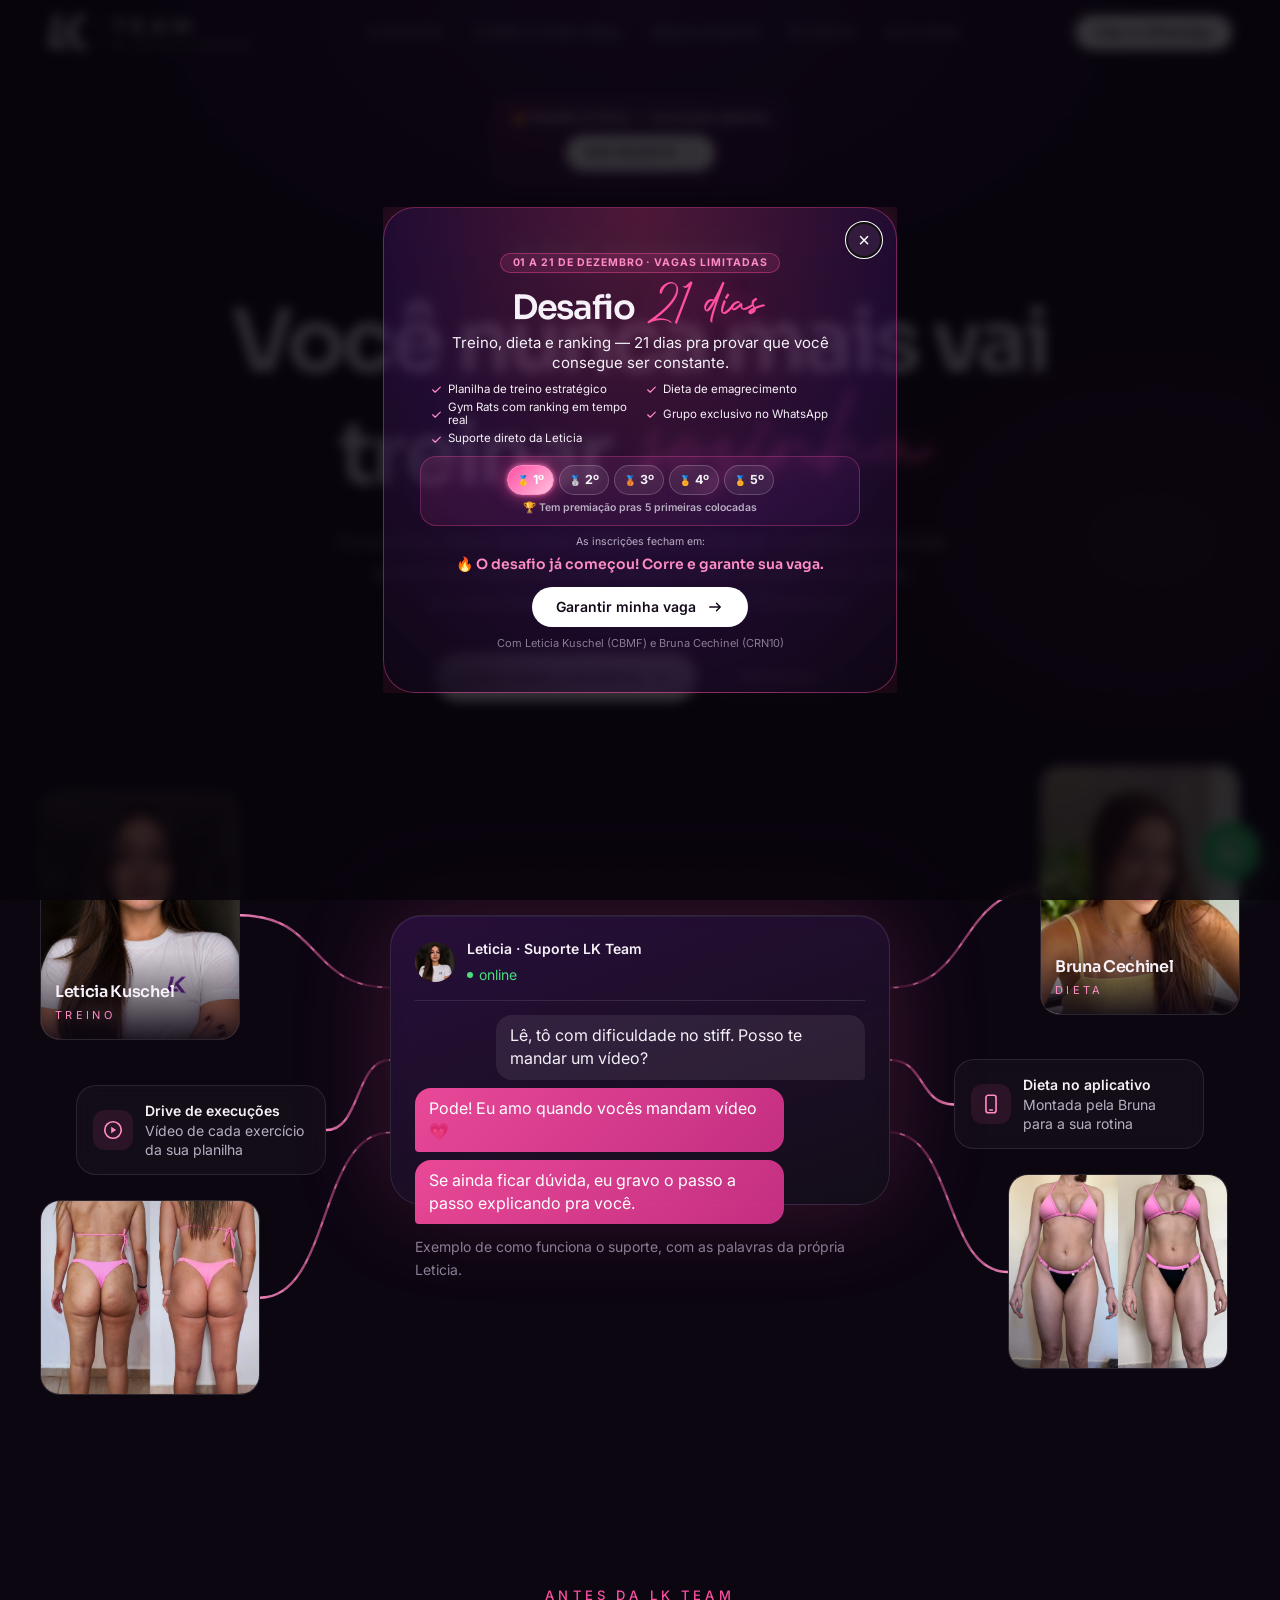
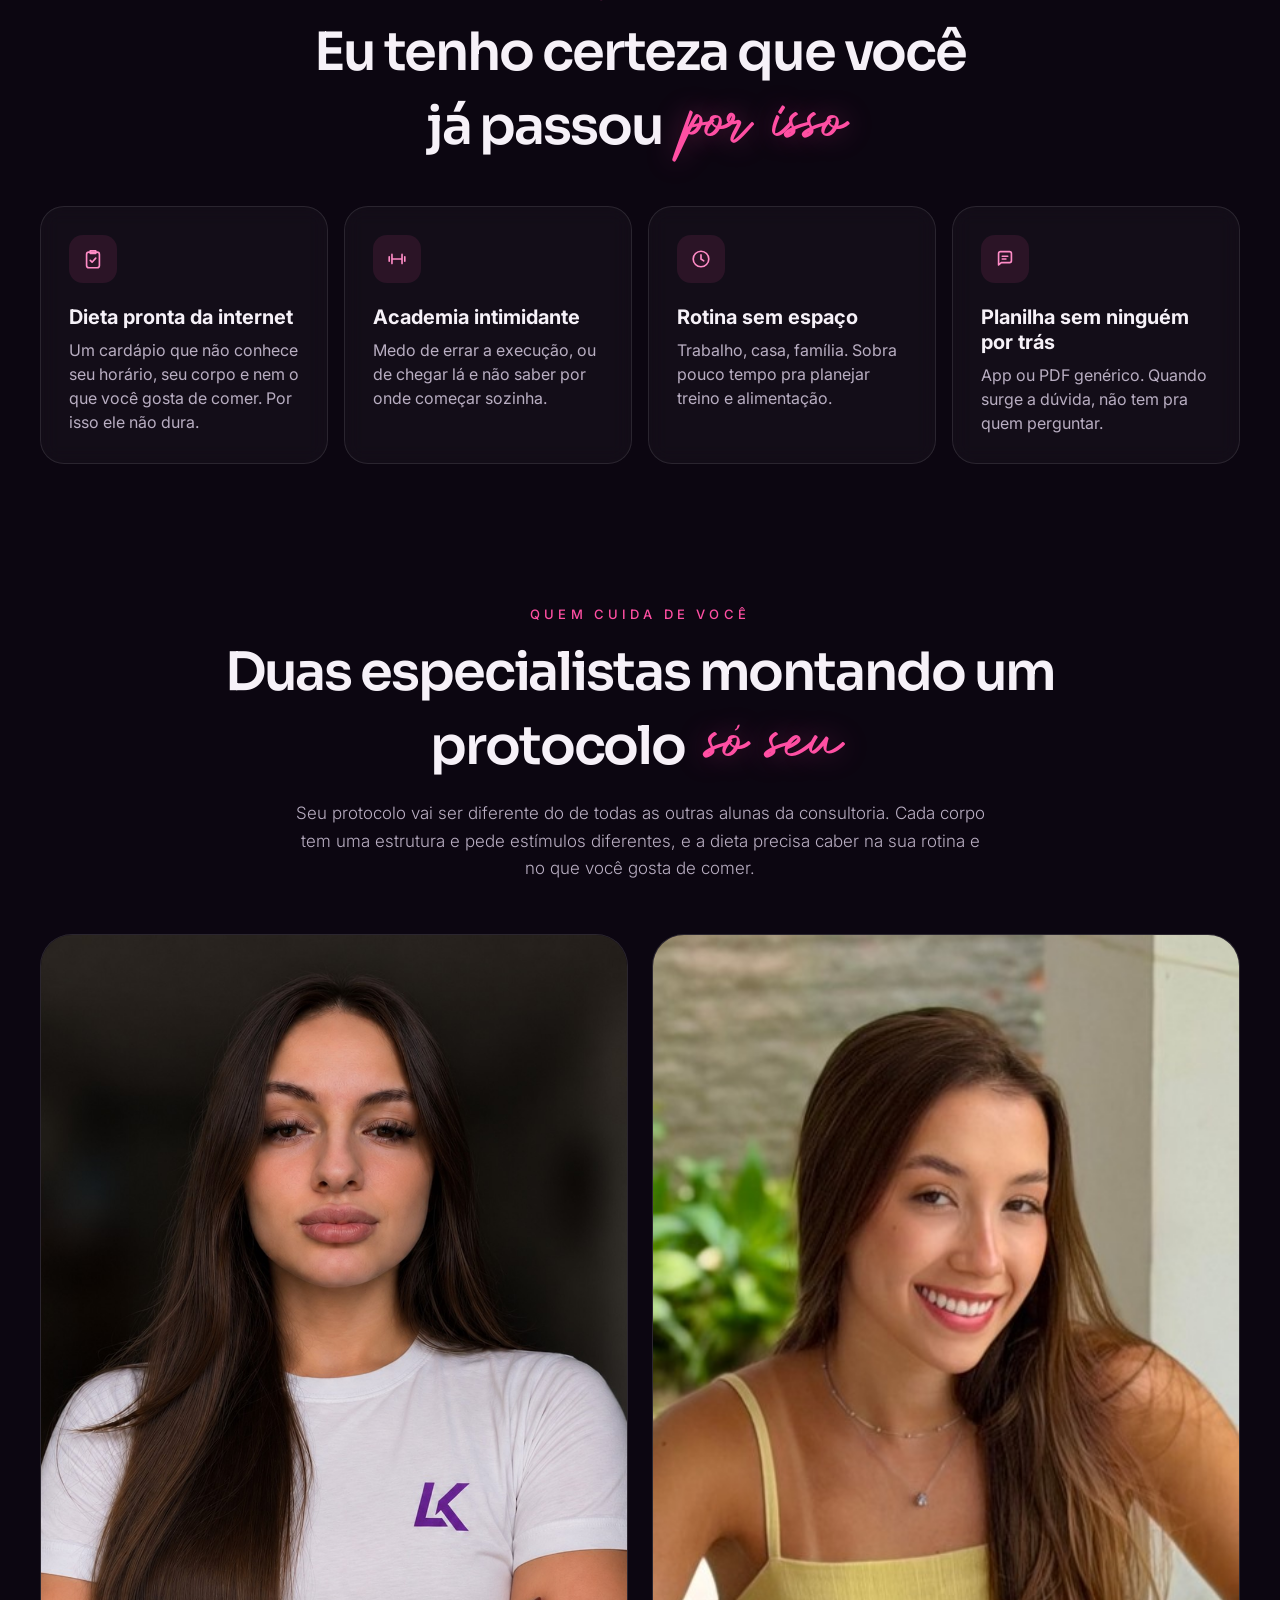
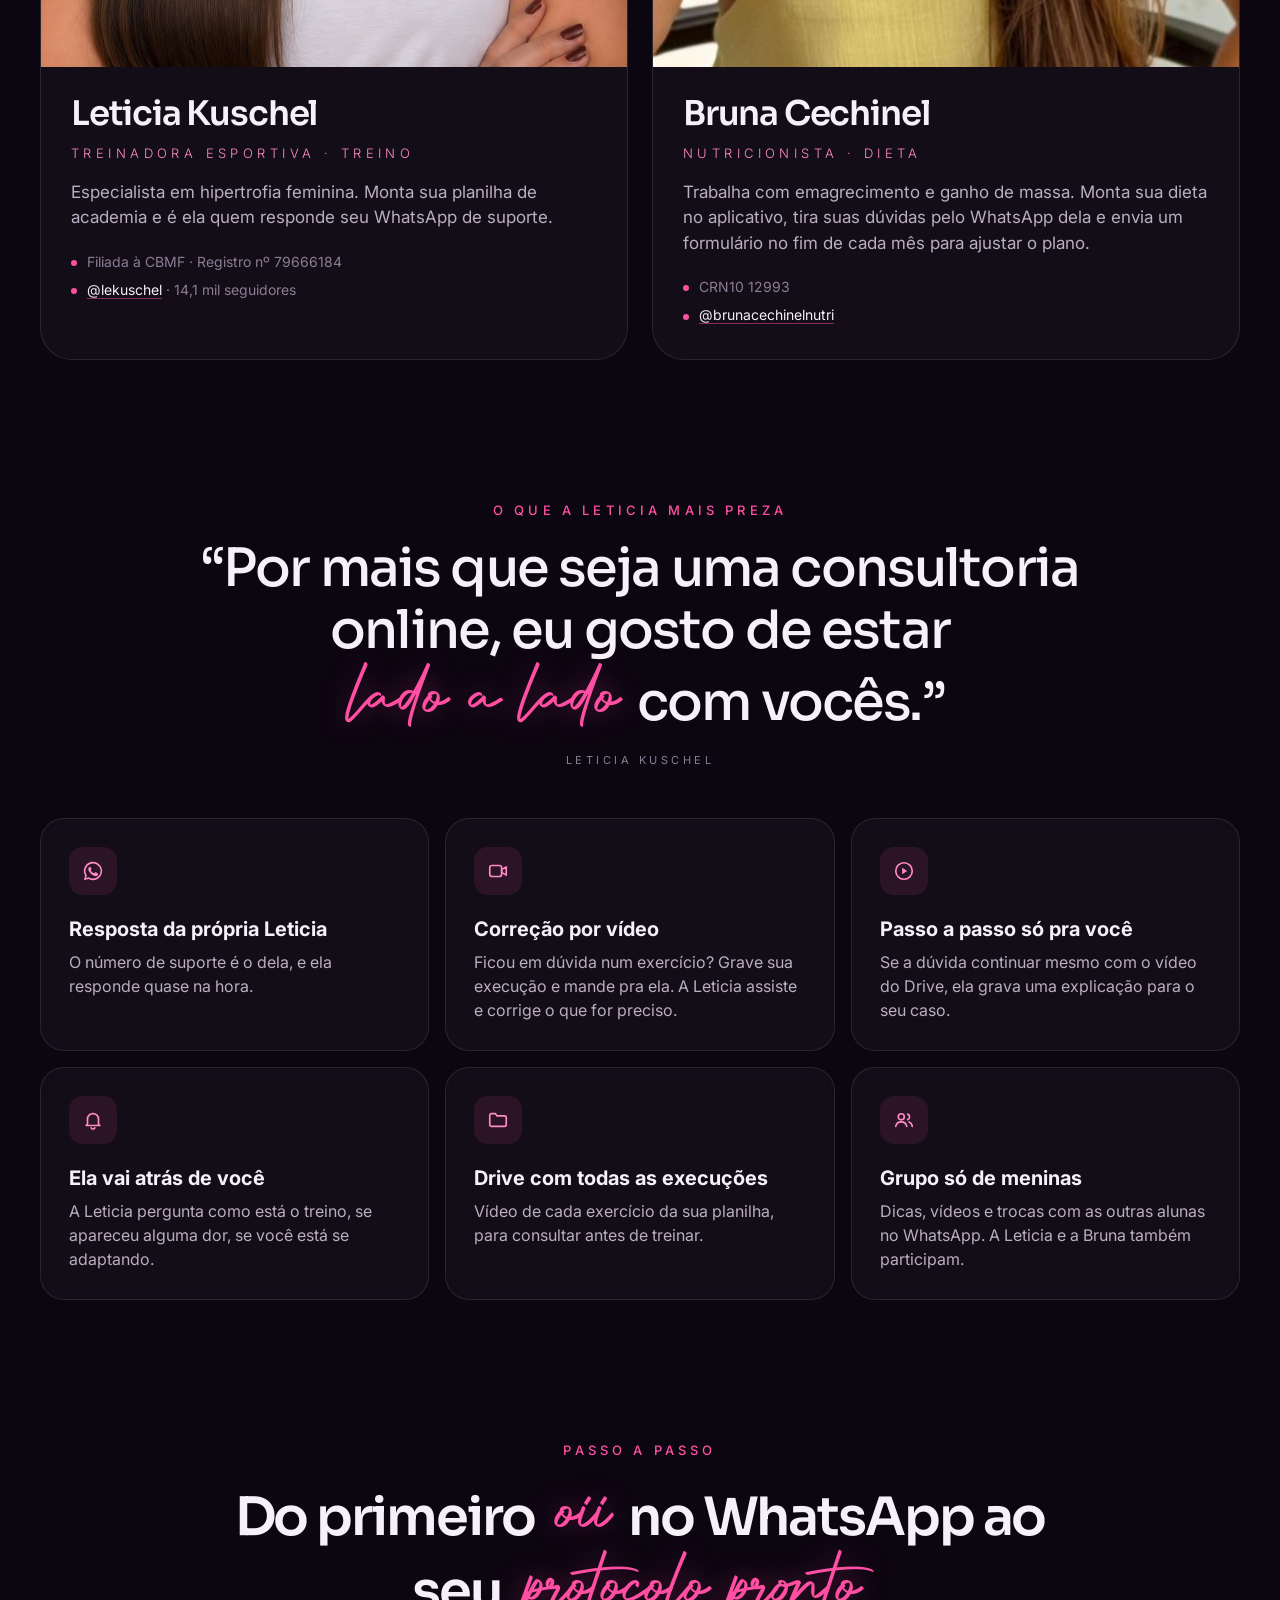
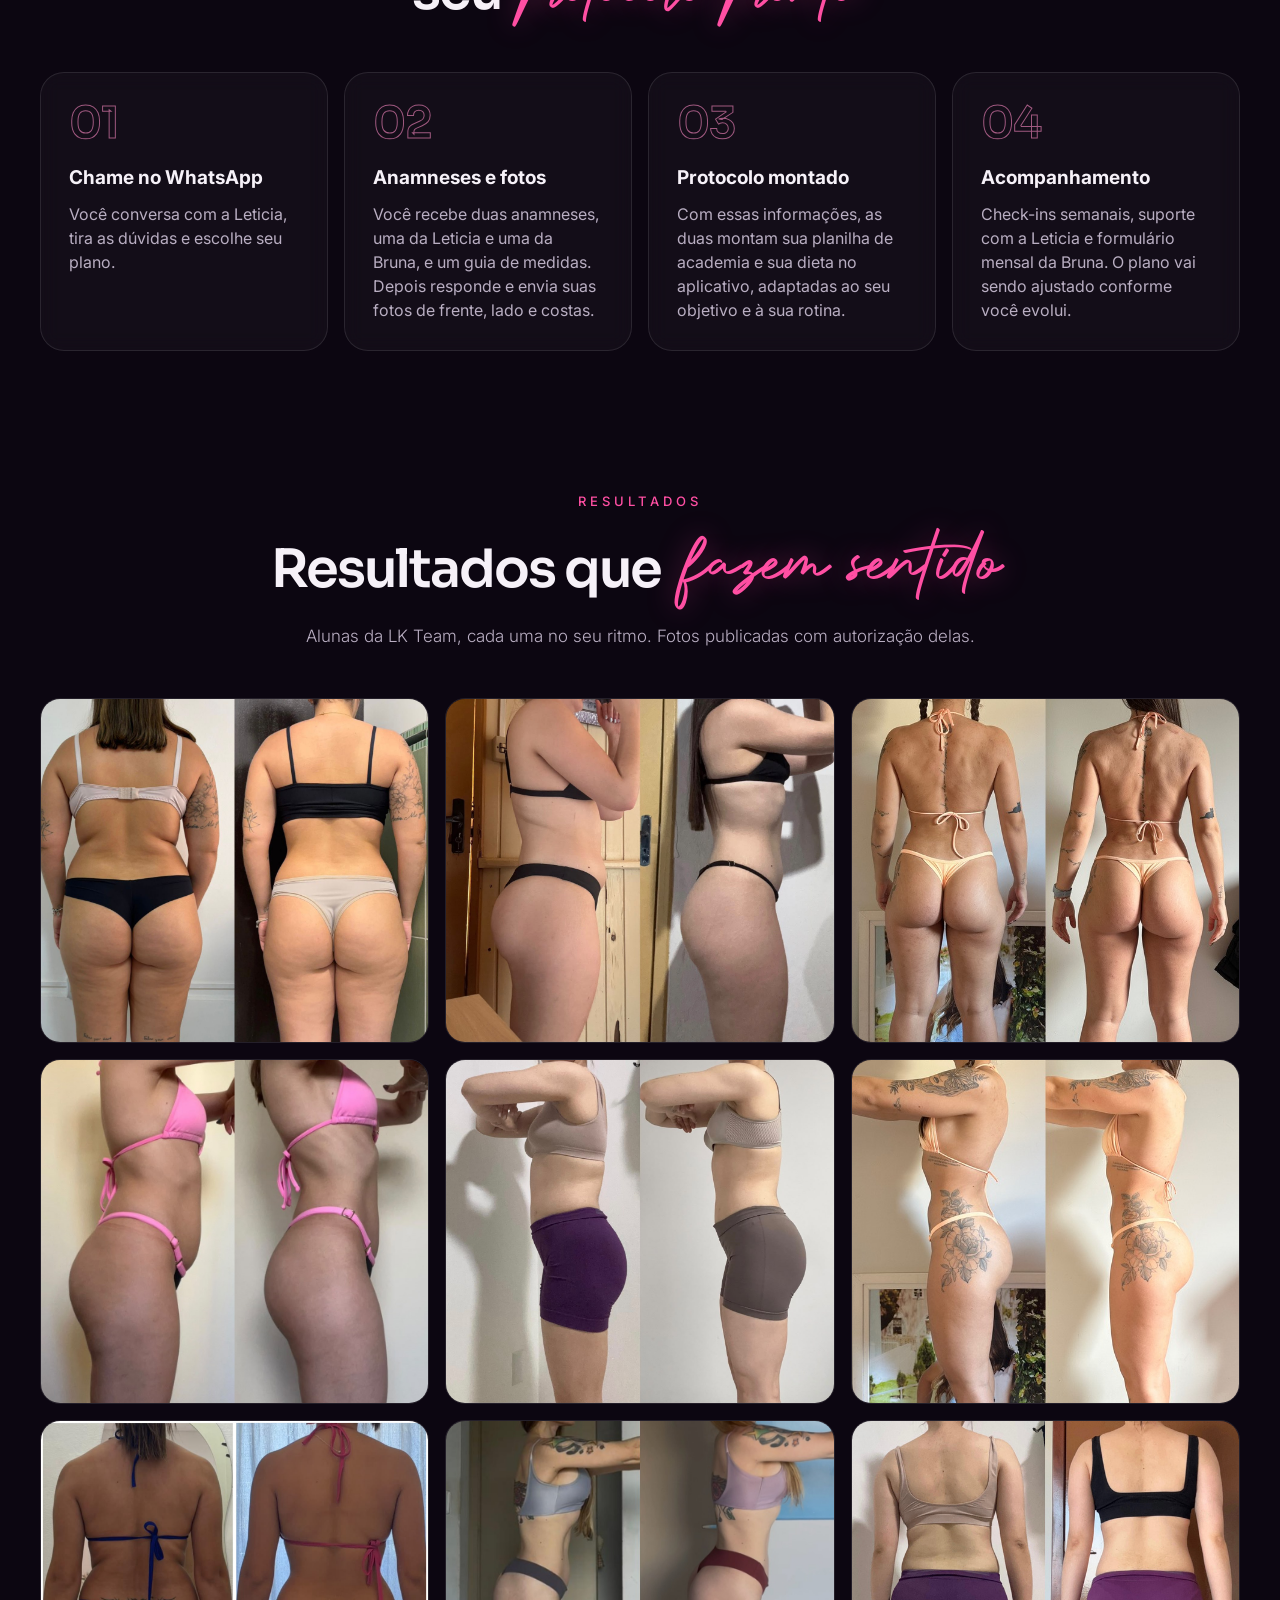
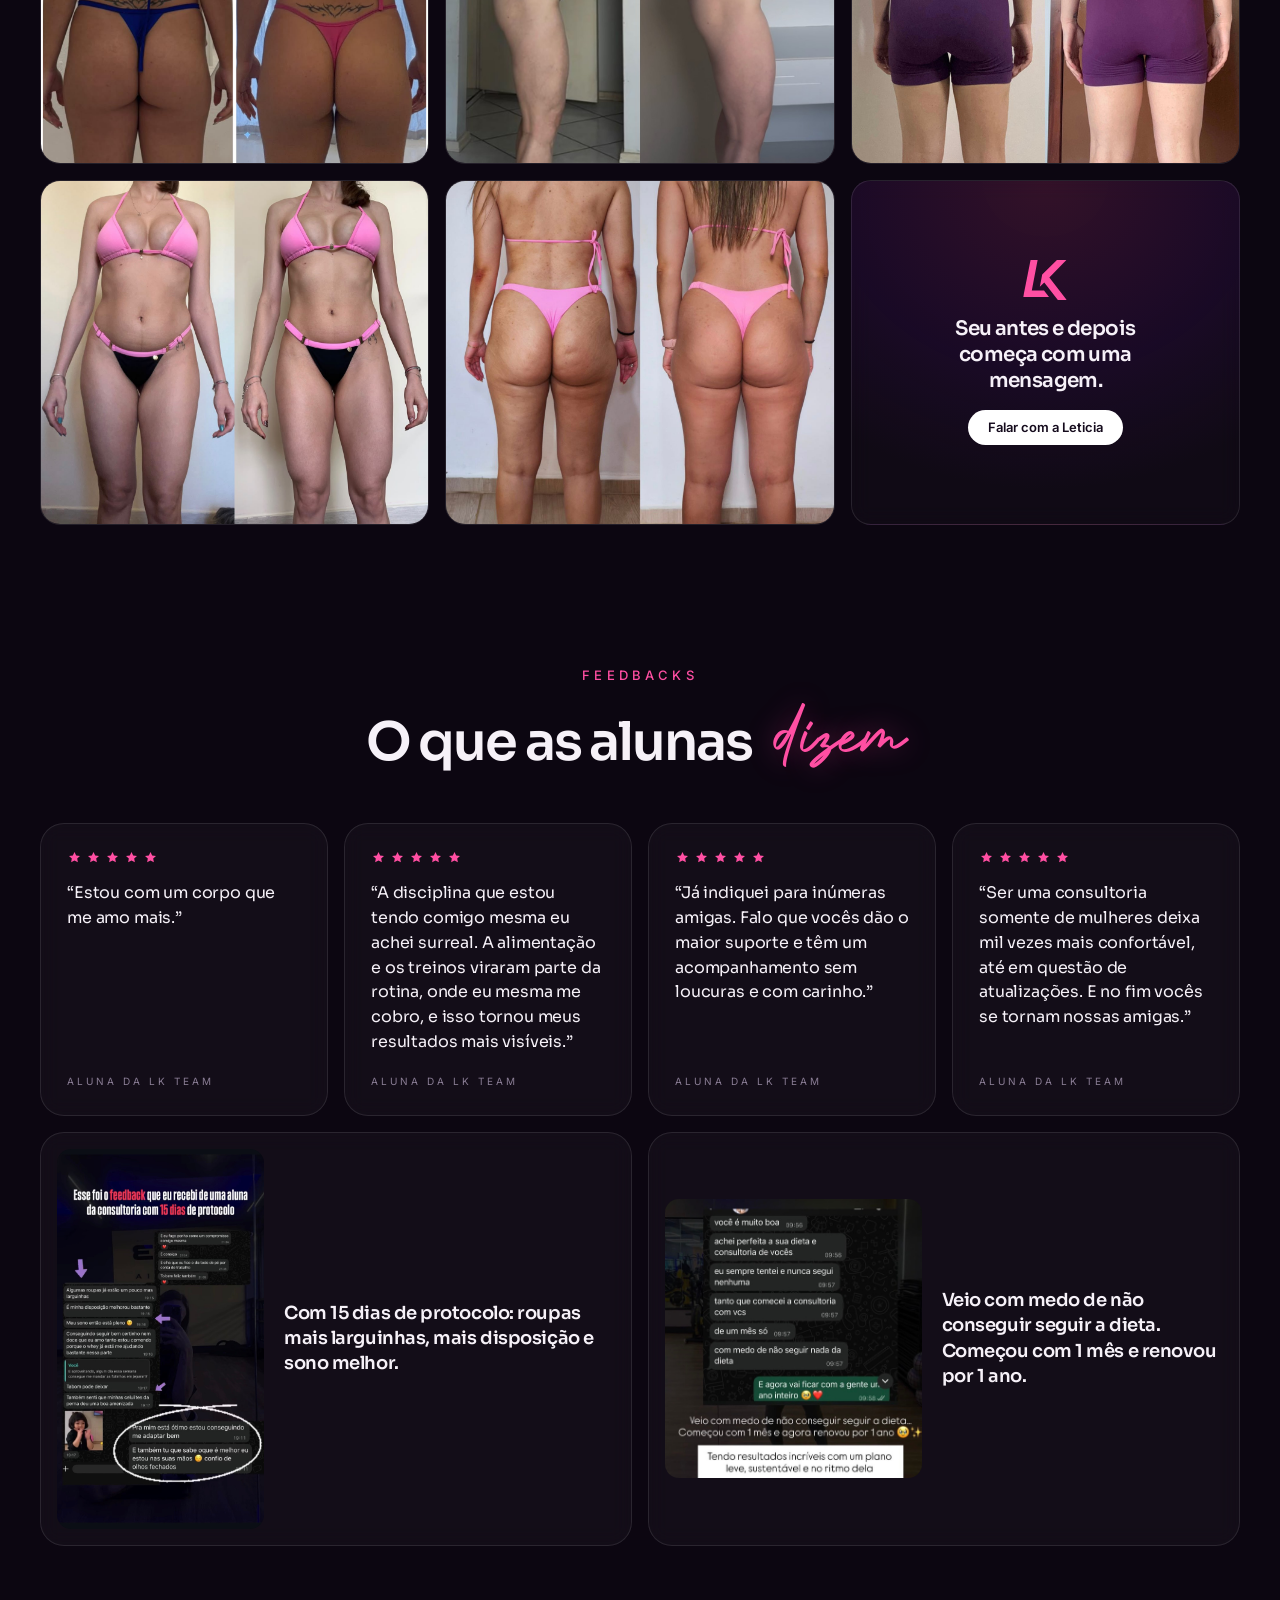
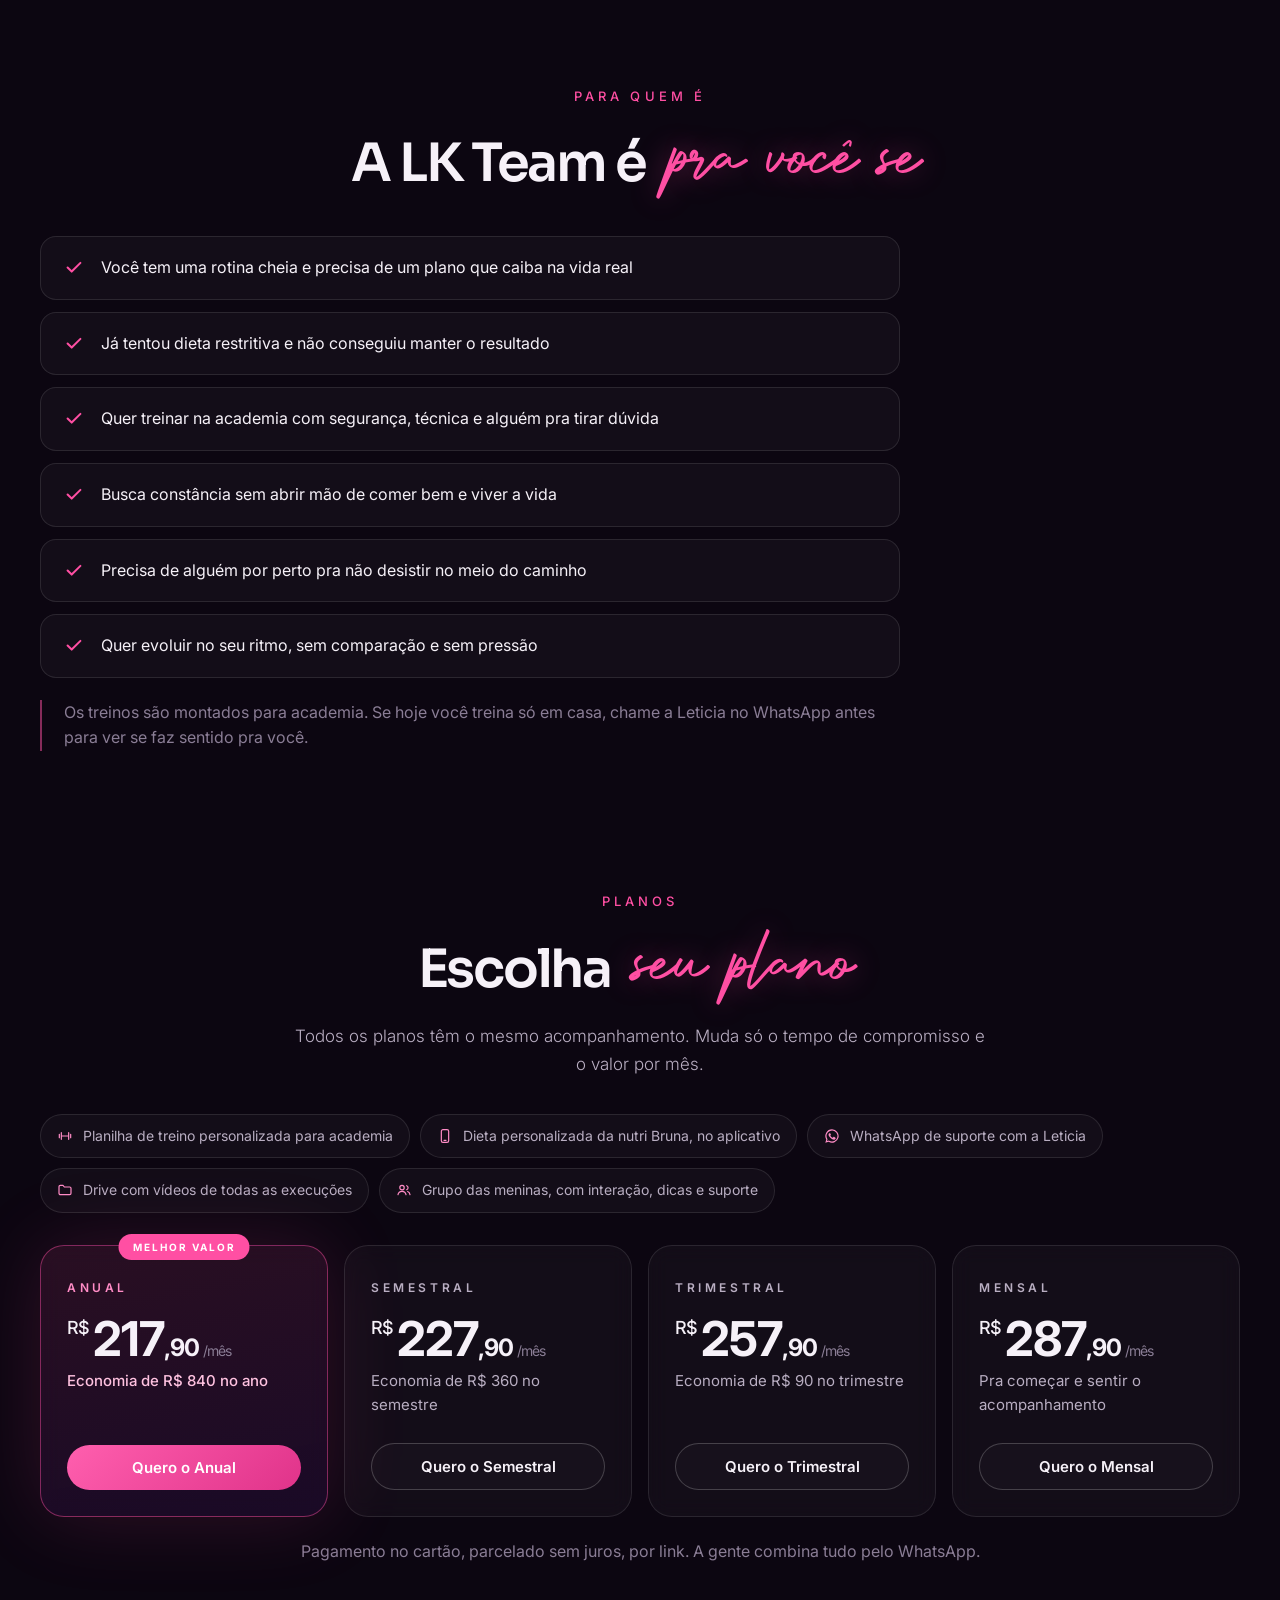
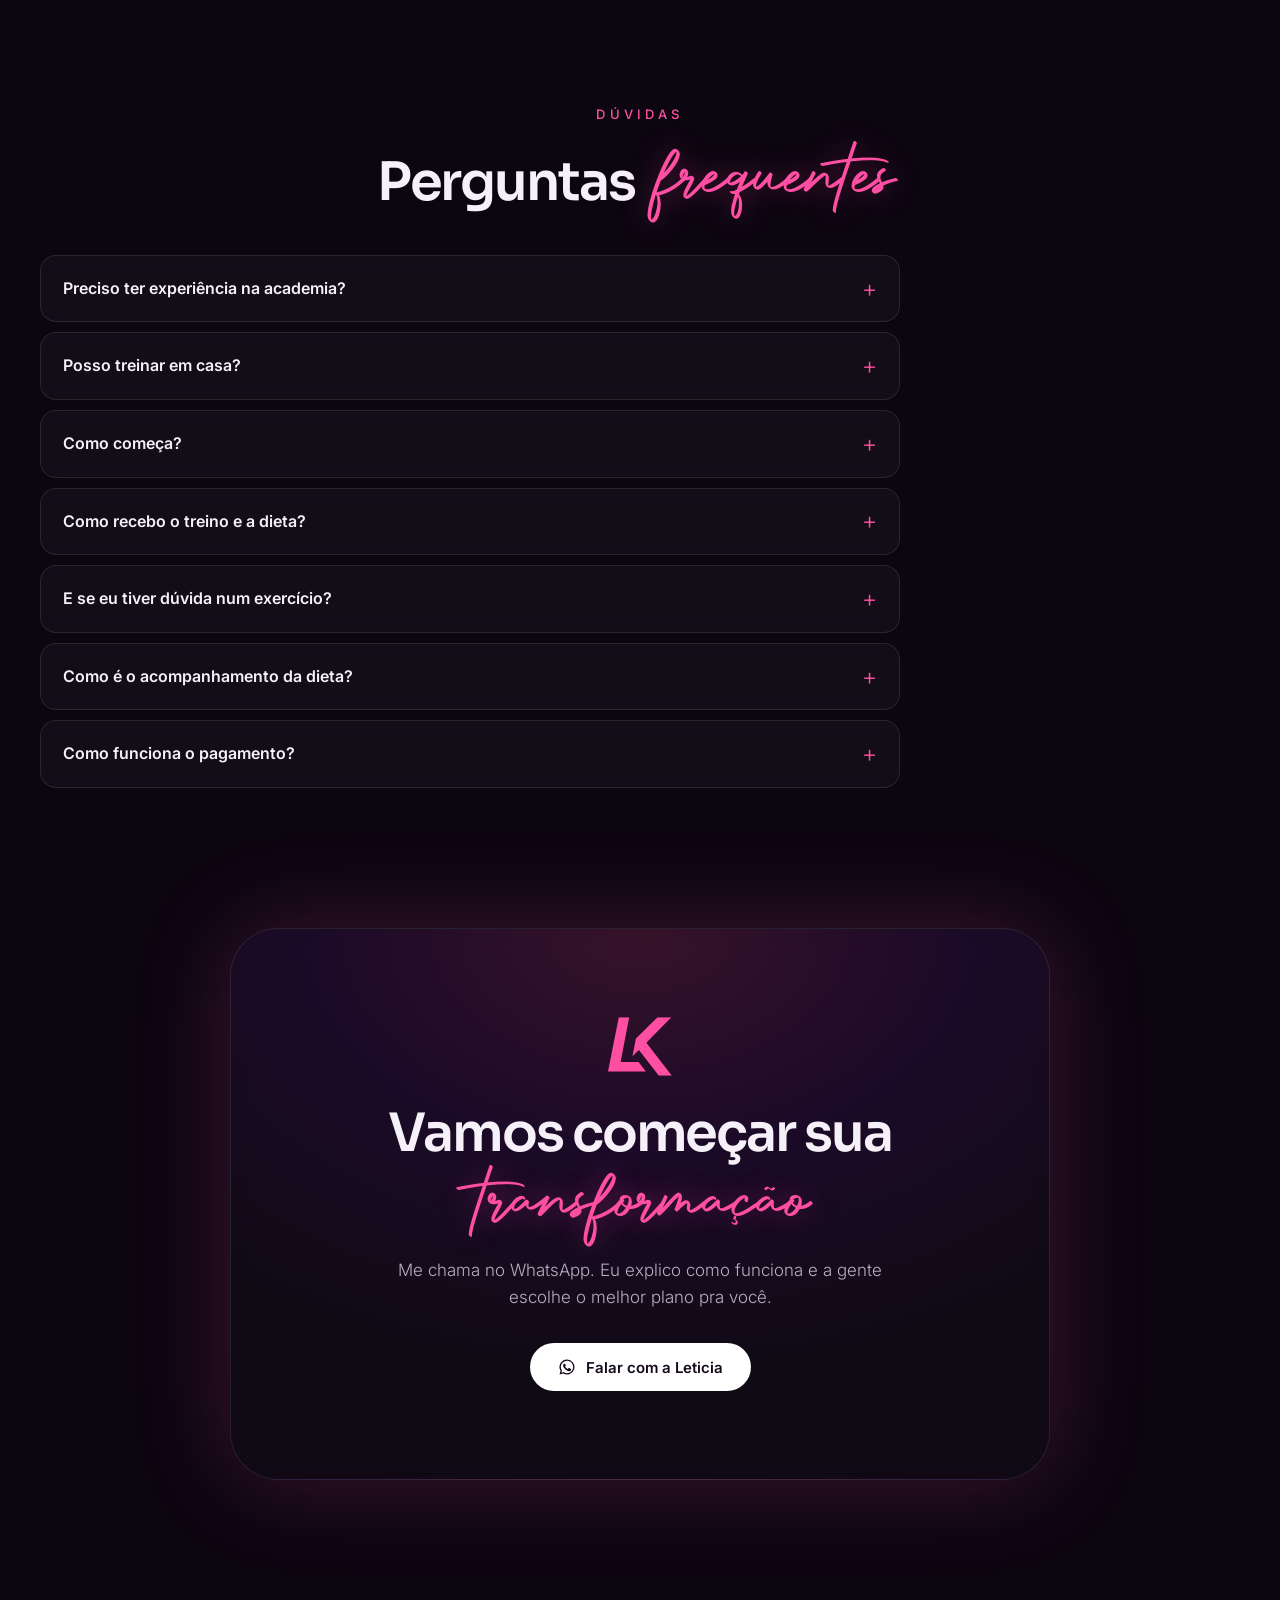
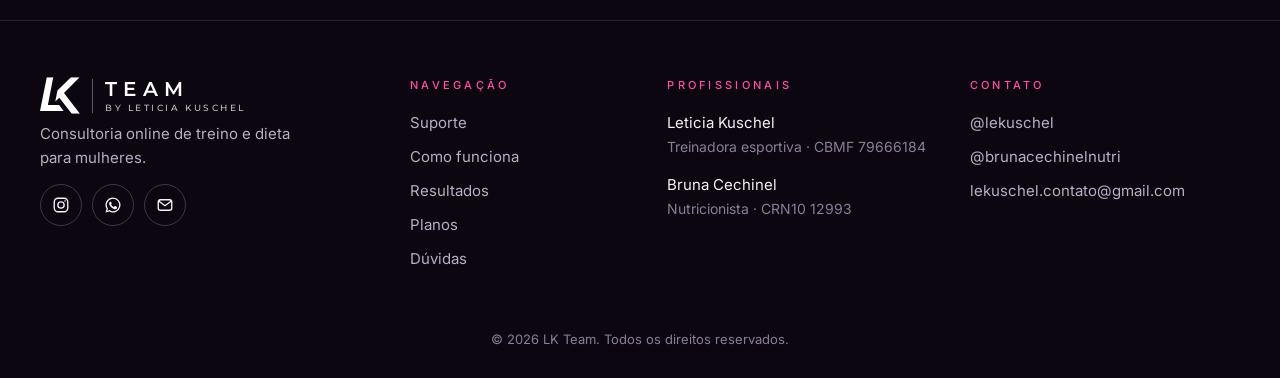
<file: index.html>
<!doctype html>
<html lang="pt-BR">
<head>
<meta charset="utf-8">
<meta name="viewport" content="width=device-width, initial-scale=1">
<title>LK Team | Consultoria online de treino e dieta para mulheres</title>
<meta name="description" content="Consultoria online de treino e dieta para mulheres. Planilha de academia com a treinadora Leticia Kuschel, dieta com a nutricionista Bruna Cechinel e suporte direto pelo WhatsApp.">
<meta name="theme-color" content="#0c0611">
<meta property="og:title" content="LK Team | Treino e dieta para mulheres">
<meta property="og:description" content="Planilha de academia, dieta no aplicativo e suporte direto com a Leticia pelo WhatsApp.">
<meta property="og:image" content="assets/img/logo/og-share-site.png">
<link rel="icon" href="assets/img/logo/lk-simbolo.svg" type="image/svg+xml">
<link rel="preconnect" href="https://fonts.googleapis.com">
<link rel="preconnect" href="https://fonts.gstatic.com" crossorigin>
<link href="https://fonts.googleapis.com/css2?family=Inter:wght@300;400;500;600;700&family=Montserrat:wght@500;600&family=Sora:wght@400;500;600;700&display=swap" rel="stylesheet">
<link rel="stylesheet" href="assets/css/style.css">
<!-- Coleta de dados desativada temporariamente neste site (foco no desafio por enquanto)
<script data-goatcounter="https://siteleticiakuschel.goatcounter.com/count" async src="//gc.zgo.at/count.js"></script>
-->
</head>
<body>

<svg width="0" height="0" style="position:absolute" aria-hidden="true">
  <symbol id="lk" viewBox="0 0 266 244"><path fill="currentColor" d="M45 0H88L52.5 186H127L157.5 225.5H0Z"/><path fill="currentColor" d="M206 0H263.5L159.5 106L265.5 243.5H211.5L128.5 136.5L101.5 162.5L116 89Z"/></symbol>
  <symbol id="i-wpp" viewBox="0 0 24 24"><path fill="currentColor" d="M12 2a10 10 0 0 0-8.6 15.1L2 22l5-1.3A10 10 0 1 0 12 2Zm0 18.2a8.2 8.2 0 0 1-4.2-1.2l-.3-.2-3 .8.8-2.9-.2-.3A8.2 8.2 0 1 1 12 20.2Zm4.5-6.1c-.2-.1-1.5-.7-1.7-.8-.2-.1-.4-.1-.6.1l-.8 1c-.1.2-.3.2-.5.1a6.7 6.7 0 0 1-3.3-2.9c-.2-.4.2-.4.7-1.3.1-.2 0-.3 0-.4l-.8-1.8c-.2-.5-.4-.4-.6-.4h-.5a1 1 0 0 0-.7.3 3 3 0 0 0-.9 2.2 5.2 5.2 0 0 0 1.1 2.7 11.8 11.8 0 0 0 4.5 4c1.7.7 2.3.8 3.2.6.5-.1 1.5-.6 1.7-1.2.2-.6.2-1.1.2-1.2-.1-.1-.3-.2-.5-.3Z"/></symbol>
  <symbol id="i-ig" viewBox="0 0 24 24"><rect x="3" y="3" width="18" height="18" rx="5" fill="none" stroke="currentColor" stroke-width="1.8"/><circle cx="12" cy="12" r="4.2" fill="none" stroke="currentColor" stroke-width="1.8"/><circle cx="17.4" cy="6.6" r="1.1" fill="currentColor"/></symbol>
  <symbol id="i-mail" viewBox="0 0 24 24"><rect x="3" y="5" width="18" height="14" rx="3" fill="none" stroke="currentColor" stroke-width="1.8"/><path d="m4 7 8 6 8-6" fill="none" stroke="currentColor" stroke-width="1.8" stroke-linecap="round"/></symbol>
  <symbol id="i-chat" viewBox="0 0 24 24"><path d="M5 18.5V6a2 2 0 0 1 2-2h10a2 2 0 0 1 2 2v8a2 2 0 0 1-2 2H8l-3 2.5Z" fill="none" stroke="currentColor" stroke-width="1.8" stroke-linejoin="round"/><path d="M9 9h6M9 12h4" stroke="currentColor" stroke-width="1.8" stroke-linecap="round"/></symbol>
  <symbol id="i-video" viewBox="0 0 24 24"><rect x="3" y="6" width="13" height="12" rx="2.5" fill="none" stroke="currentColor" stroke-width="1.8"/><path d="m16 10.5 5-3v9l-5-3Z" fill="none" stroke="currentColor" stroke-width="1.8" stroke-linejoin="round"/></symbol>
  <symbol id="i-play" viewBox="0 0 24 24"><circle cx="12" cy="12" r="9" fill="none" stroke="currentColor" stroke-width="1.8"/><path d="m10 8.5 5.5 3.5-5.5 3.5Z" fill="currentColor"/></symbol>
  <symbol id="i-heart" viewBox="0 0 24 24"><path d="M12 20s-7.5-4.4-7.5-10.2A4.3 4.3 0 0 1 12 7.3a4.3 4.3 0 0 1 7.5 2.5C19.5 15.6 12 20 12 20Z" fill="none" stroke="currentColor" stroke-width="1.8" stroke-linejoin="round"/></symbol>
  <symbol id="i-folder" viewBox="0 0 24 24"><path d="M3 7a2 2 0 0 1 2-2h4l2 2.5h8a2 2 0 0 1 2 2V17a2 2 0 0 1-2 2H5a2 2 0 0 1-2-2Z" fill="none" stroke="currentColor" stroke-width="1.8" stroke-linejoin="round"/></symbol>
  <symbol id="i-users" viewBox="0 0 24 24"><circle cx="9" cy="8.5" r="3.3" fill="none" stroke="currentColor" stroke-width="1.8"/><path d="M3 19c.6-3.2 3-5 6-5s5.4 1.8 6 5" fill="none" stroke="currentColor" stroke-width="1.8" stroke-linecap="round"/><path d="M16 5.6a3.2 3.2 0 0 1 0 6M17.5 14.2c1.9.6 3.1 2.2 3.5 4.8" fill="none" stroke="currentColor" stroke-width="1.8" stroke-linecap="round"/></symbol>
  <symbol id="i-phone" viewBox="0 0 24 24"><rect x="6.5" y="2.5" width="11" height="19" rx="2.5" fill="none" stroke="currentColor" stroke-width="1.8"/><path d="M10.5 18.5h3" stroke="currentColor" stroke-width="1.8" stroke-linecap="round"/></symbol>
  <symbol id="i-clip" viewBox="0 0 24 24"><rect x="5" y="4.5" width="14" height="17" rx="2.5" fill="none" stroke="currentColor" stroke-width="1.8"/><path d="M9 3h6v3H9z" fill="none" stroke="currentColor" stroke-width="1.8" stroke-linejoin="round"/><path d="m9 13.5 2 2 4-4.5" fill="none" stroke="currentColor" stroke-width="1.8" stroke-linecap="round" stroke-linejoin="round"/></symbol>
  <symbol id="i-dumbbell" viewBox="0 0 24 24"><path d="M6.5 7v10M17.5 7v10M3.5 9.5v5M20.5 9.5v5M6.5 12h11" fill="none" stroke="currentColor" stroke-width="1.8" stroke-linecap="round"/></symbol>
  <symbol id="i-chart" viewBox="0 0 24 24"><path d="M4 4v16h16" fill="none" stroke="currentColor" stroke-width="1.8" stroke-linecap="round"/><path d="m7.5 15 4-4 3 3 5-5.5" fill="none" stroke="currentColor" stroke-width="1.8" stroke-linecap="round" stroke-linejoin="round"/></symbol>
  <symbol id="i-clock" viewBox="0 0 24 24"><circle cx="12" cy="12" r="8.5" fill="none" stroke="currentColor" stroke-width="1.8"/><path d="M12 7.5V12l3 2" fill="none" stroke="currentColor" stroke-width="1.8" stroke-linecap="round"/></symbol>
  <symbol id="i-bell" viewBox="0 0 24 24"><path d="M6 16.5V11a6 6 0 0 1 12 0v5.5l1.5 1.5h-15Z" fill="none" stroke="currentColor" stroke-width="1.8" stroke-linejoin="round"/><path d="M10 20.5a2.2 2.2 0 0 0 4 0" fill="none" stroke="currentColor" stroke-width="1.8" stroke-linecap="round"/></symbol>
  <symbol id="i-check" viewBox="0 0 24 24"><path d="m5 12.5 4.5 4.5L19 7.5" fill="none" stroke="currentColor" stroke-width="2.2" stroke-linecap="round" stroke-linejoin="round"/></symbol>
  <symbol id="i-arrow" viewBox="0 0 24 24"><path d="M5 12h14m-5-5 5 5-5 5" fill="none" stroke="currentColor" stroke-width="1.9" stroke-linecap="round" stroke-linejoin="round"/></symbol>
  <symbol id="i-star" viewBox="0 0 24 24"><path fill="currentColor" d="m12 3 2.7 5.6 6.1.8-4.5 4.2 1.1 6L12 16.8 6.6 19.6l1.1-6L3.2 9.4l6.1-.8Z"/></symbol>
</svg>

<!-- NAV -->
<header class="nav" id="topo">
  <a class="nav-logo" href="#topo" aria-label="LK Team by Leticia Kuschel, voltar ao topo">
    <svg viewBox="0 0 266 244" aria-hidden="true"><use href="#lk"/></svg>
    <span class="nav-logo-div"></span>
    <span class="nav-logo-txt"><b>TEAM</b><small>BY LETICIA KUSCHEL</small></span>
  </a>
  <nav class="nav-links" aria-label="Seções">
    <a href="#suporte">Suporte</a>
    <a href="#como-funciona">Como funciona</a>
    <a href="#resultados">Resultados</a>
    <a href="#planos">Planos</a>
    <a href="#duvidas">Dúvidas</a>
  </nav>
  <a class="btn btn-white btn-sm" data-wa="Oi, Leticia! Vim pelo site e quero saber mais sobre a consultoria LK Team." href="#" data-goatcounter-click="whatsapp-nav">Falar no WhatsApp</a>
</header>

<main>

<!-- FAIXA DISCRETA DESAFIO 21 DIAS -->
<div class="promo-strip-wrap">
  <a class="promo-strip reveal" href="desafio.html" data-goatcounter-click="desafio-strip">
    <span class="promo-strip-info">
      <span class="promo-strip-text">🔥 Desafio 21 Dias — inscrições abertas</span>
      <span class="promo-strip-timer" id="stripTimerWrap"><span id="s-dias">00</span>d <span id="s-horas">00</span>h <span id="s-min">00</span>m</span>
    </span>
    <span class="promo-strip-cta">Ver desafio <svg><use href="#i-arrow"/></svg></span>
  </a>
</div>

<!-- HERO -->
<section class="hero">
  <div class="hero-head">
    <div class="live-pill reveal"><span class="live-dot"></span><b>ONLINE</b><span>Suporte direto com a Leticia</span></div>
    <h1 class="reveal">Você nunca mais vai treinar <em>sozinha</em></h1>
    <p class="hero-sub reveal">Consultoria online de treino e dieta para mulheres. A Leticia monta sua planilha de academia, a nutri Bruna monta sua dieta, e as duas acompanham sua rotina de perto pelo WhatsApp.</p>
    <div class="cta-row reveal">
      <a class="btn btn-white" data-wa="Oi, Leticia! Vim pelo site e quero começar minha consultoria na LK Team." href="#" data-goatcounter-click="whatsapp-hero">Quero minha consultoria <svg><use href="#i-arrow"/></svg></a>
      <a class="btn btn-ghost" href="#planos">Ver planos</a>
    </div>
  </div>

  <div class="network" id="network">
    <svg class="network-lines" id="networkLines" aria-hidden="true">
      <defs>
        <linearGradient id="gradL" x1="0" y1="0" x2="1" y2="0"><stop offset="0" stop-color="#ff8cc6" stop-opacity=".9"/><stop offset="1" stop-color="#ff4fa3" stop-opacity=".1"/></linearGradient>
        <linearGradient id="gradR" x1="1" y1="0" x2="0" y2="0"><stop offset="0" stop-color="#ff8cc6" stop-opacity=".9"/><stop offset="1" stop-color="#ff4fa3" stop-opacity=".1"/></linearGradient>
      </defs>
    </svg>

    <!-- nó central: exemplo do suporte, com as palavras da Leticia -->
    <div class="node glass" id="node">
      <div class="chat-head">
        <img src="assets/img/equipe/leticia-close.jpg" alt="" width="40" height="40">
        <div><b>Leticia · Suporte LK Team</b><span><i class="live-dot"></i> online</span></div>
      </div>
      <div class="chat">
        <p class="msg me">Lê, tô com dificuldade no stiff. Posso te mandar um vídeo?</p>
        <p class="msg her">Pode! Eu amo quando vocês mandam vídeo 💗</p>
        <p class="msg her">Se ainda ficar dúvida, eu gravo o passo a passo explicando pra você.</p>
      </div>
      <p class="node-note">Exemplo de como funciona o suporte, com as palavras da própria Leticia.</p>
    </div>

    <figure class="sat sat-photo glass" data-side="l" style="--x:0%;--y:4%">
      <img src="assets/img/equipe/leticia-close.jpg" alt="Leticia Kuschel, treinadora esportiva" loading="lazy">
      <figcaption><b>Leticia Kuschel</b><span>Treino</span></figcaption>
    </figure>
    <div class="sat sat-mini glass" data-side="l" style="--x:3%;--y:50%">
      <span class="ico"><svg><use href="#i-play"/></svg></span>
      <div><b>Drive de execuções</b><span>Vídeo de cada exercício da sua planilha</span></div>
    </div>
    <figure class="sat sat-result glass" data-side="l" style="--x:0%;--y:68%">
      <img src="assets/img/resultados/resultado-02.jpg" alt="Antes e depois de aluna da LK Team" loading="lazy">
    </figure>

    <figure class="sat sat-photo glass" data-side="r" style="--x:0%;--y:0%">
      <img src="assets/img/equipe/bruna-close.jpg" alt="Bruna Cechinel, nutricionista" loading="lazy">
      <figcaption><b>Bruna Cechinel</b><span>Dieta</span></figcaption>
    </figure>
    <div class="sat sat-mini glass" data-side="r" style="--x:3%;--y:46%">
      <span class="ico"><svg><use href="#i-phone"/></svg></span>
      <div><b>Dieta no aplicativo</b><span>Montada pela Bruna para a sua rotina</span></div>
    </div>
    <figure class="sat sat-result glass" data-side="r" style="--x:1%;--y:64%">
      <img src="assets/img/resultados/resultado-05.jpg" alt="Antes e depois de aluna da LK Team" loading="lazy">
    </figure>
  </div>
</section>

<!-- DORES -->
<section class="section" id="dores">
  <div class="wrap">
    <p class="eyebrow reveal">Antes da LK Team</p>
    <h2 class="reveal">Eu tenho certeza que você<br>já passou <em>por isso</em></h2>
    <div class="grid-4">
      <article class="card glass reveal">
        <span class="ico"><svg><use href="#i-clip"/></svg></span>
        <h3>Dieta pronta da internet</h3>
        <p>Um cardápio que não conhece seu horário, seu corpo e nem o que você gosta de comer. Por isso ele não dura.</p>
      </article>
      <article class="card glass reveal">
        <span class="ico"><svg><use href="#i-dumbbell"/></svg></span>
        <h3>Academia intimidante</h3>
        <p>Medo de errar a execução, ou de chegar lá e não saber por onde começar sozinha.</p>
      </article>
      <article class="card glass reveal">
        <span class="ico"><svg><use href="#i-clock"/></svg></span>
        <h3>Rotina sem espaço</h3>
        <p>Trabalho, casa, família. Sobra pouco tempo pra planejar treino e alimentação.</p>
      </article>
      <article class="card glass reveal">
        <span class="ico"><svg><use href="#i-chat"/></svg></span>
        <h3>Planilha sem ninguém por trás</h3>
        <p>App ou PDF genérico. Quando surge a dúvida, não tem pra quem perguntar.</p>
      </article>
    </div>
  </div>
</section>

<!-- EQUIPE -->
<section class="section" id="equipe">
  <div class="wrap">
    <p class="eyebrow reveal">Quem cuida de você</p>
    <h2 class="reveal">Duas especialistas montando um protocolo <span class="nowrap"><em>só seu</em></span></h2>
    <p class="lead reveal">Seu protocolo vai ser diferente do de todas as outras alunas da consultoria. Cada corpo tem uma estrutura e pede estímulos diferentes, e a dieta precisa caber na sua rotina e no que você gosta de comer.</p>
    <div class="team">
      <article class="member reveal">
        <div class="member-img"><img src="assets/img/equipe/leticia-close.jpg" alt="Leticia Kuschel, treinadora esportiva" loading="lazy"></div>
        <div class="member-cap">
          <h3>Leticia Kuschel</h3>
          <p class="role">Treinadora esportiva · Treino</p>
          <p>Especialista em hipertrofia feminina. Monta sua planilha de academia e é ela quem responde seu WhatsApp de suporte.</p>
          <ul class="creds">
            <li>Filiada à CBMF · Registro nº 79666184</li>
            <li><a href="https://instagram.com/lekuschel" target="_blank" rel="noopener">@lekuschel</a> · 14,1 mil seguidores</li>
          </ul>
        </div>
      </article>
      <article class="member reveal">
        <div class="member-img"><img src="assets/img/equipe/bruna-close.jpg" alt="Bruna Cechinel, nutricionista" loading="lazy"></div>
        <div class="member-cap">
          <h3>Bruna Cechinel</h3>
          <p class="role">Nutricionista · Dieta</p>
          <p>Trabalha com emagrecimento e ganho de massa. Monta sua dieta no aplicativo, tira suas dúvidas pelo WhatsApp dela e envia um formulário no fim de cada mês para ajustar o plano.</p>
          <ul class="creds">
            <li>CRN10 12993</li>
            <li><a href="https://instagram.com/brunacechinelnutri" target="_blank" rel="noopener">@brunacechinelnutri</a></li>
          </ul>
        </div>
      </article>
    </div>
  </div>
</section>

<!-- SUPORTE -->
<section class="section" id="suporte">
  <div class="wrap">
    <p class="eyebrow reveal">O que a Leticia mais preza</p>
    <blockquote class="big-quote reveal">
      <p>“Por mais que seja uma consultoria online, eu gosto de estar <em>lado a lado</em> com vocês.”</p>
      <cite>Leticia Kuschel</cite>
    </blockquote>
    <div class="grid-3">
      <article class="card glass reveal">
        <span class="ico"><svg><use href="#i-wpp"/></svg></span>
        <h3>Resposta da própria Leticia</h3>
        <p>O número de suporte é o dela, e ela responde quase na hora.</p>
      </article>
      <article class="card glass reveal">
        <span class="ico"><svg><use href="#i-video"/></svg></span>
        <h3>Correção por vídeo</h3>
        <p>Ficou em dúvida num exercício? Grave sua execução e mande pra ela. A Leticia assiste e corrige o que for preciso.</p>
      </article>
      <article class="card glass reveal">
        <span class="ico"><svg><use href="#i-play"/></svg></span>
        <h3>Passo a passo só pra você</h3>
        <p>Se a dúvida continuar mesmo com o vídeo do Drive, ela grava uma explicação para o seu caso.</p>
      </article>
      <article class="card glass reveal">
        <span class="ico"><svg><use href="#i-bell"/></svg></span>
        <h3>Ela vai atrás de você</h3>
        <p>A Leticia pergunta como está o treino, se apareceu alguma dor, se você está se adaptando.</p>
      </article>
      <article class="card glass reveal">
        <span class="ico"><svg><use href="#i-folder"/></svg></span>
        <h3>Drive com todas as execuções</h3>
        <p>Vídeo de cada exercício da sua planilha, para consultar antes de treinar.</p>
      </article>
      <article class="card glass reveal">
        <span class="ico"><svg><use href="#i-users"/></svg></span>
        <h3>Grupo só de meninas</h3>
        <p>Dicas, vídeos e trocas com as outras alunas no WhatsApp. A Leticia e a Bruna também participam.</p>
      </article>
    </div>
  </div>
</section>

<!-- COMO FUNCIONA -->
<section class="section" id="como-funciona">
  <div class="wrap">
    <p class="eyebrow reveal">Passo a passo</p>
    <h2 class="reveal">Do primeiro <em>oii</em> no WhatsApp ao seu <em>protocolo pronto</em></h2>
    <ol class="steps">
      <li class="step glass reveal">
        <span class="step-n">01</span>
        <h3>Chame no WhatsApp</h3>
        <p>Você conversa com a Leticia, tira as dúvidas e escolhe seu plano.</p>
      </li>
      <li class="step glass reveal">
        <span class="step-n">02</span>
        <h3>Anamneses e fotos</h3>
        <p>Você recebe duas anamneses, uma da Leticia e uma da Bruna, e um guia de medidas. Depois responde e envia suas fotos de frente, lado e costas.</p>
      </li>
      <li class="step glass reveal">
        <span class="step-n">03</span>
        <h3>Protocolo montado</h3>
        <p>Com essas informações, as duas montam sua planilha de academia e sua dieta no aplicativo, adaptadas ao seu objetivo e à sua rotina.</p>
      </li>
      <li class="step glass reveal">
        <span class="step-n">04</span>
        <h3>Acompanhamento</h3>
        <p>Check-ins semanais, suporte com a Leticia e formulário mensal da Bruna. O plano vai sendo ajustado conforme você evolui.</p>
      </li>
    </ol>
  </div>
</section>

<!-- RESULTADOS -->
<section class="section" id="resultados">
  <div class="wrap">
    <p class="eyebrow reveal">Resultados</p>
    <h2 class="reveal">Resultados que <em>fazem sentido</em></h2>
    <p class="lead reveal">Alunas da LK Team, cada uma no seu ritmo. Fotos publicadas com autorização delas.</p>
    <div class="gallery" id="gallery">
      <button class="shot reveal" type="button"><img src="assets/img/resultados/resultado-01.jpg" alt="Antes e depois de aluna, costas" loading="lazy"></button>
      <button class="shot reveal" type="button"><img src="assets/img/resultados/resultado-04.jpg" alt="Antes e depois de aluna, lateral" loading="lazy"></button>
      <button class="shot reveal" type="button"><img src="assets/img/resultados/resultado-10a.jpg" alt="Antes e depois de aluna, costas" loading="lazy"></button>
      <button class="shot reveal" type="button"><img src="assets/img/resultados/resultado-06-close.jpg" alt="Antes e depois de aluna, lateral" loading="lazy"></button>
      <button class="shot reveal" type="button"><img src="assets/img/resultados/resultado-03.jpg" alt="Antes e depois de aluna, lateral" loading="lazy"></button>
      <button class="shot reveal" type="button"><img src="assets/img/resultados/resultado-10b.jpg" alt="Antes e depois de aluna, lateral" loading="lazy"></button>
      <button class="shot reveal" type="button"><img src="assets/img/resultados/resultado-07.jpg" alt="Antes e depois de aluna, costas" loading="lazy"></button>
      <button class="shot reveal" type="button"><img src="assets/img/resultados/resultado-09-close.jpg" alt="Antes e depois de aluna, lateral" loading="lazy"></button>
      <button class="shot reveal" type="button"><img src="assets/img/resultados/resultado-08.jpg" alt="Antes e depois de aluna, costas" loading="lazy"></button>
      <button class="shot reveal" type="button"><img src="assets/img/resultados/resultado-05.jpg" alt="Antes e depois de aluna, frente" loading="lazy"></button>
      <button class="shot reveal" type="button"><img src="assets/img/resultados/resultado-02.jpg" alt="Antes e depois de aluna, costas" loading="lazy"></button>
      <div class="shot-cta glass reveal">
        <svg class="shot-cta-lk" viewBox="0 0 266 244" aria-hidden="true"><use href="#lk"/></svg>
        <p>Seu antes e depois começa com uma mensagem.</p>
        <a class="btn btn-white btn-sm" data-wa="Oi, Leticia! Vi os resultados no site e quero começar minha consultoria." href="#" data-goatcounter-click="whatsapp-galeria">Falar com a Leticia</a>
      </div>
    </div>
  </div>
</section>

<!-- FEEDBACKS -->
<section class="section" id="feedbacks">
  <div class="wrap">
    <p class="eyebrow reveal">Feedbacks</p>
    <h2 class="reveal">O que as alunas <em>dizem</em></h2>
    <div class="quotes">
      <figure class="quote glass reveal">
        <div class="stars" aria-label="5 estrelas"><svg><use href="#i-star"/></svg><svg><use href="#i-star"/></svg><svg><use href="#i-star"/></svg><svg><use href="#i-star"/></svg><svg><use href="#i-star"/></svg></div>
        <blockquote>“Estou com um corpo que me amo mais.”</blockquote>
        <figcaption>Aluna da LK Team</figcaption>
      </figure>
      <figure class="quote glass reveal">
        <div class="stars" aria-label="5 estrelas"><svg><use href="#i-star"/></svg><svg><use href="#i-star"/></svg><svg><use href="#i-star"/></svg><svg><use href="#i-star"/></svg><svg><use href="#i-star"/></svg></div>
        <blockquote>“A disciplina que estou tendo comigo mesma eu achei surreal. A alimentação e os treinos viraram parte da rotina, onde eu mesma me cobro, e isso tornou meus resultados mais visíveis.”</blockquote>
        <figcaption>Aluna da LK Team</figcaption>
      </figure>
      <figure class="quote glass reveal">
        <div class="stars" aria-label="5 estrelas"><svg><use href="#i-star"/></svg><svg><use href="#i-star"/></svg><svg><use href="#i-star"/></svg><svg><use href="#i-star"/></svg><svg><use href="#i-star"/></svg></div>
        <blockquote>“Já indiquei para inúmeras amigas. Falo que vocês dão o maior suporte e têm um acompanhamento sem loucuras e com carinho.”</blockquote>
        <figcaption>Aluna da LK Team</figcaption>
      </figure>
      <figure class="quote glass reveal">
        <div class="stars" aria-label="5 estrelas"><svg><use href="#i-star"/></svg><svg><use href="#i-star"/></svg><svg><use href="#i-star"/></svg><svg><use href="#i-star"/></svg><svg><use href="#i-star"/></svg></div>
        <blockquote>“Ser uma consultoria somente de mulheres deixa mil vezes mais confortável, até em questão de atualizações. E no fim vocês se tornam nossas amigas.”</blockquote>
        <figcaption>Aluna da LK Team</figcaption>
      </figure>
    </div>
    <div class="prints">
      <figure class="print glass reveal">
        <img src="assets/img/feedbacks/feedback-15-dias.jpg" alt="Print de conversa: aluna com 15 dias de protocolo conta que as roupas estão mais larguinhas, a disposição melhorou, o sono está pleno e a celulite amenizou" loading="lazy">
        <figcaption>Com 15 dias de protocolo: roupas mais larguinhas, mais disposição e sono melhor.</figcaption>
      </figure>
      <figure class="print glass reveal">
        <img src="assets/img/feedbacks/feedback-renovou-1-ano.jpg" alt="Print de conversa: aluna que tinha medo de não seguir a dieta começou com 1 mês e renovou por 1 ano" loading="lazy">
        <figcaption>Veio com medo de não conseguir seguir a dieta. Começou com 1 mês e renovou por 1 ano.</figcaption>
      </figure>
    </div>
  </div>
</section>

<!-- PARA QUEM É -->
<section class="section" id="para-quem">
  <div class="wrap">
    <p class="eyebrow reveal">Para quem é</p>
    <h2 class="reveal">A LK Team é <em>pra você se</em></h2>
    <ul class="checklist">
      <li class="reveal"><svg><use href="#i-check"/></svg>Você tem uma rotina cheia e precisa de um plano que caiba na vida real</li>
      <li class="reveal"><svg><use href="#i-check"/></svg>Já tentou dieta restritiva e não conseguiu manter o resultado</li>
      <li class="reveal"><svg><use href="#i-check"/></svg>Quer treinar na academia com segurança, técnica e alguém pra tirar dúvida</li>
      <li class="reveal"><svg><use href="#i-check"/></svg>Busca constância sem abrir mão de comer bem e viver a vida</li>
      <li class="reveal"><svg><use href="#i-check"/></svg>Precisa de alguém por perto pra não desistir no meio do caminho</li>
      <li class="reveal"><svg><use href="#i-check"/></svg>Quer evoluir no seu ritmo, sem comparação e sem pressão</li>
    </ul>
    <p class="honest reveal">Os treinos são montados para academia. Se hoje você treina só em casa, chame a Leticia no WhatsApp antes para ver se faz sentido pra você.</p>
  </div>
</section>

<!-- PLANOS -->
<section class="section" id="planos">
  <div class="wrap">
    <p class="eyebrow reveal">Planos</p>
    <h2 class="reveal">Escolha <em>seu plano</em></h2>
    <p class="lead reveal">Todos os planos têm o mesmo acompanhamento. Muda só o tempo de compromisso e o valor por mês.</p>

    <ul class="included reveal">
      <li><svg><use href="#i-dumbbell"/></svg>Planilha de treino personalizada para academia</li>
      <li><svg><use href="#i-phone"/></svg>Dieta personalizada da nutri Bruna, no aplicativo</li>
      <li><svg><use href="#i-wpp"/></svg>WhatsApp de suporte com a Leticia</li>
      <li><svg><use href="#i-folder"/></svg>Drive com vídeos de todas as execuções</li>
      <li><svg><use href="#i-users"/></svg>Grupo das meninas, com interação, dicas e suporte</li>
    </ul>

    <div class="pricing">
      <article class="plan glass featured reveal">
        <span class="badge">Melhor valor</span>
        <h3>Anual</h3>
        <p class="price"><small>R$</small>217<span>,90</span><em>/mês</em></p>
        <p class="save">Economia de R$ 840 no ano</p>
        <a class="btn btn-white" data-wa="Oi, Leticia! Vim pelo site e quero o plano Anual da LK Team." href="#" data-goatcounter-click="whatsapp-plano-anual">Quero o Anual</a>
      </article>
      <article class="plan glass reveal">
        <h3>Semestral</h3>
        <p class="price"><small>R$</small>227<span>,90</span><em>/mês</em></p>
        <p class="save">Economia de R$ 360 no semestre</p>
        <a class="btn btn-ghost" data-wa="Oi, Leticia! Vim pelo site e quero o plano Semestral da LK Team." href="#" data-goatcounter-click="whatsapp-plano-semestral">Quero o Semestral</a>
      </article>
      <article class="plan glass reveal">
        <h3>Trimestral</h3>
        <p class="price"><small>R$</small>257<span>,90</span><em>/mês</em></p>
        <p class="save">Economia de R$ 90 no trimestre</p>
        <a class="btn btn-ghost" data-wa="Oi, Leticia! Vim pelo site e quero o plano Trimestral da LK Team." href="#" data-goatcounter-click="whatsapp-plano-trimestral">Quero o Trimestral</a>
      </article>
      <article class="plan glass reveal">
        <h3>Mensal</h3>
        <p class="price"><small>R$</small>287<span>,90</span><em>/mês</em></p>
        <p class="save">Pra começar e sentir o acompanhamento</p>
        <a class="btn btn-ghost" data-wa="Oi, Leticia! Vim pelo site e quero o plano Mensal da LK Team." href="#" data-goatcounter-click="whatsapp-plano-mensal">Quero o Mensal</a>
      </article>
    </div>
    <p class="pay reveal">Pagamento no cartão, parcelado sem juros, por link. A gente combina tudo pelo WhatsApp.</p>
  </div>
</section>

<!-- DÚVIDAS -->
<section class="section" id="duvidas">
  <div class="wrap">
    <p class="eyebrow reveal">Dúvidas</p>
    <h2 class="reveal">Perguntas <em>frequentes</em></h2>
    <div class="faq">
      <details class="glass reveal">
        <summary>Preciso ter experiência na academia?</summary>
        <p>Não. Você recebe um Drive com vídeo de todas as execuções da sua planilha e pode mandar vídeos seus para a Leticia corrigir sempre que precisar.</p>
      </details>
      <details class="glass reveal">
        <summary>Posso treinar em casa?</summary>
        <p>Os treinos são montados para academia. Se hoje você treina só em casa, chame a Leticia no WhatsApp e conte a sua situação.</p>
      </details>
      <details class="glass reveal">
        <summary>Como começa?</summary>
        <p>Depois de escolher o plano, você recebe duas anamneses (uma da Leticia e uma da Bruna) e um guia de medidas. Você responde, envia suas fotos de frente, lado e costas e suas medidas, e as duas montam seu protocolo.</p>
      </details>
      <details class="glass reveal">
        <summary>Como recebo o treino e a dieta?</summary>
        <p>O treino vem numa planilha personalizada, junto com o Drive de vídeos das execuções. A dieta é entregue dentro de um aplicativo.</p>
      </details>
      <details class="glass reveal">
        <summary>E se eu tiver dúvida num exercício?</summary>
        <p>Mande uma mensagem ou um vídeo da sua execução para a Leticia. Se mesmo assim a dúvida continuar, ela grava uma explicação passo a passo só pra você.</p>
      </details>
      <details class="glass reveal">
        <summary>Como é o acompanhamento da dieta?</summary>
        <p>Quando sua dieta fica pronta, a Bruna chama você no WhatsApp dela, e você tira as dúvidas direto com ela. No fim de cada mês ela envia um formulário para saber como está sua adaptação.</p>
      </details>
      <details class="glass reveal">
        <summary>Como funciona o pagamento?</summary>
        <p>No cartão, parcelado sem juros, por link de pagamento. Você escolhe o plano e acerta tudo com a Leticia pelo WhatsApp.</p>
      </details>
    </div>
  </div>
</section>

<!-- CTA FINAL -->
<section class="section final">
  <div class="wrap narrow final-box glass reveal">
    <svg class="final-lk" viewBox="0 0 266 244" aria-hidden="true"><use href="#lk"/></svg>
    <h2>Vamos começar sua <em>transformação</em></h2>
    <p>Me chama no WhatsApp. Eu explico como funciona e a gente escolhe o melhor plano pra você.</p>
    <a class="btn btn-white" data-wa="Oi, Leticia! Vim pelo site e quero começar minha transformação na LK Team." href="#" data-goatcounter-click="whatsapp-final"><svg><use href="#i-wpp"/></svg> Falar com a Leticia</a>
  </div>
</section>

</main>

<!-- FOOTER -->
<footer class="footer">
  <div class="wrap footer-grid">
    <div class="footer-brand">
      <a class="nav-logo" href="#topo" aria-label="LK Team, voltar ao topo">
        <svg viewBox="0 0 266 244" aria-hidden="true"><use href="#lk"/></svg>
        <span class="nav-logo-div"></span>
        <span class="nav-logo-txt"><b>TEAM</b><small>BY LETICIA KUSCHEL</small></span>
      </a>
      <p>Consultoria online de treino e dieta para mulheres.</p>
      <div class="socials">
        <a href="https://instagram.com/lekuschel" target="_blank" rel="noopener" aria-label="Instagram da Leticia"><svg><use href="#i-ig"/></svg></a>
        <a data-wa="Oi, Leticia! Vim pelo site da LK Team." href="#" aria-label="WhatsApp" data-goatcounter-click="whatsapp-footer"><svg><use href="#i-wpp"/></svg></a>
        <a href="mailto:lekuschel.contato@gmail.com" aria-label="E-mail"><svg><use href="#i-mail"/></svg></a>
      </div>
    </div>
    <div>
      <h4>Navegação</h4>
      <a href="#suporte">Suporte</a>
      <a href="#como-funciona">Como funciona</a>
      <a href="#resultados">Resultados</a>
      <a href="#planos">Planos</a>
      <a href="#duvidas">Dúvidas</a>
    </div>
    <div>
      <h4>Profissionais</h4>
      <p>Leticia Kuschel<br><span>Treinadora esportiva · CBMF 79666184</span></p>
      <p>Bruna Cechinel<br><span>Nutricionista · CRN10 12993</span></p>
    </div>
    <div>
      <h4>Contato</h4>
      <a href="https://instagram.com/lekuschel" target="_blank" rel="noopener">@lekuschel</a>
      <a href="https://instagram.com/brunacechinelnutri" target="_blank" rel="noopener">@brunacechinelnutri</a>
      <a href="mailto:lekuschel.contato@gmail.com">lekuschel.contato@gmail.com</a>
    </div>
  </div>
  <p class="copy">© <span id="ano">2026</span> LK Team. Todos os direitos reservados.</p>
</footer>

<div class="wa-bubble" id="waBubble">
  <button class="wa-bubble-close" type="button" aria-label="Fechar">×</button>
  <div class="wa-msg" id="waMsg1"></div>
  <div class="wa-msg" id="waMsg2"><span class="wa-typing"><i></i><i></i><i></i></span></div>
</div>
<a class="wa-float" data-wa="Oi, Leticia! Vim pelo site e quero saber mais sobre a consultoria LK Team." href="#" aria-label="Falar no WhatsApp" data-goatcounter-click="whatsapp-float"><svg><use href="#i-wpp"/></svg></a>

<dialog class="lightbox" id="lightbox" aria-label="Foto ampliada">
  <button class="lb-close" type="button" aria-label="Fechar">×</button>
  <img alt="">
</dialog>

<!-- POPUP DESAFIO 21 DIAS -->
<dialog class="promo-popup" id="promoPopup" aria-label="Desafio 21 Dias">
  <div class="promo-banner">
    <button class="promo-close" type="button" aria-label="Fechar">×</button>
    <div class="promo-banner-scroll">
    <span class="promo-badge">01 a 21 de dezembro · vagas limitadas</span>
    <h2 class="promo-title">Desafio <em>21 dias</em></h2>
    <p class="promo-sub">Treino, dieta e ranking — 21 dias pra provar que você consegue ser constante.</p>
    <ul class="promo-benefits">
      <li><svg><use href="#i-check"/></svg>Planilha de treino estratégico</li>
      <li><svg><use href="#i-check"/></svg>Dieta de emagrecimento</li>
      <li><svg><use href="#i-check"/></svg>Gym Rats com ranking em tempo real</li>
      <li><svg><use href="#i-check"/></svg>Grupo exclusivo no WhatsApp</li>
      <li><svg><use href="#i-check"/></svg>Suporte direto da Leticia</li>
    </ul>
    <div class="promo-prize">
      <div class="promo-prize-row">
        <span class="promo-prize-chip"><span class="promo-prize-chip-ico">🥇</span> 1º</span>
        <span class="promo-prize-chip"><span class="promo-prize-chip-ico">🥈</span> 2º</span>
        <span class="promo-prize-break" aria-hidden="true"></span>
        <span class="promo-prize-chip"><span class="promo-prize-chip-ico">🥉</span> 3º</span>
        <span class="promo-prize-chip"><span class="promo-prize-chip-ico">🏅</span> 4º</span>
        <span class="promo-prize-chip"><span class="promo-prize-chip-ico">🏅</span> 5º</span>
      </div>
      <p class="promo-prize-title">🏆 Tem premiação pras 5 primeiras colocadas</p>
    </div>
    <p class="promo-timer-label">As inscrições fecham em:</p>
    <div class="promo-timer" id="promoTimerWrap" aria-label="Contagem regressiva para o início do desafio">
      <div class="promo-timer-block"><span class="promo-num" id="p-dias">00</span><span class="promo-label">Dias</span></div>
      <span class="promo-timer-sep" aria-hidden="true">:</span>
      <div class="promo-timer-block"><span class="promo-num" id="p-horas">00</span><span class="promo-label">Horas</span></div>
      <span class="promo-timer-sep" aria-hidden="true">:</span>
      <div class="promo-timer-block"><span class="promo-num" id="p-min">00</span><span class="promo-label">Min</span></div>
      <span class="promo-timer-sep" aria-hidden="true">:</span>
      <div class="promo-timer-block"><span class="promo-num" id="p-seg">00</span><span class="promo-label">Seg</span></div>
    </div>
    <p class="promo-timer-msg" id="promoTimerMsg"></p>
    <a class="btn btn-white" href="desafio.html" data-goatcounter-click="desafio-popup">Garantir minha vaga <svg><use href="#i-arrow"/></svg></a>
    <p class="promo-trust">Com Leticia Kuschel (CBMF) e Bruna Cechinel (CRN10)</p>
    </div>
  </div>
</dialog>

<script src="assets/js/main.js"></script>
<script>
// Timer do banner: contagem regressiva até 01/12/2026 00:00 (BRT -03:00)
(function () {
  const ALVO = new Date('2026-12-01T00:00:00-03:00').getTime();

  const els = {
    dias:  document.getElementById('p-dias'),
    horas: document.getElementById('p-horas'),
    min:   document.getElementById('p-min'),
    seg:   document.getElementById('p-seg'),
    msg:   document.getElementById('promoTimerMsg'),
  };
  const wrap = document.getElementById('promoTimerWrap');

  const stripEls = {
    dias:  document.getElementById('s-dias'),
    horas: document.getElementById('s-horas'),
    min:   document.getElementById('s-min'),
  };
  const stripWrap = document.getElementById('stripTimerWrap');

  if (!wrap && !stripWrap) return;

  function pad(n) { return String(Math.floor(n)).padStart(2, '0'); }

  function atualizar() {
    const diff = ALVO - Date.now();

    if (diff <= 0) {
      if (wrap) wrap.style.display = 'none';
      if (els.msg) {
        els.msg.textContent = '🔥 O desafio já começou! Corre e garante sua vaga.';
        els.msg.style.display = 'block';
      }
      if (stripWrap) stripWrap.style.display = 'none';
      return;
    }

    const dias  = Math.floor(diff / 86400000);
    const horas = Math.floor((diff % 86400000) / 3600000);
    const min   = Math.floor((diff % 3600000) / 60000);
    const seg   = Math.floor((diff % 60000) / 1000);

    if (els.dias)  els.dias.textContent  = pad(dias);
    if (els.horas) els.horas.textContent = pad(horas);
    if (els.min)   els.min.textContent   = pad(min);
    if (els.seg)   els.seg.textContent   = pad(seg);

    if (stripEls.dias)  stripEls.dias.textContent  = dias;
    if (stripEls.horas) stripEls.horas.textContent = pad(horas);
    if (stripEls.min)   stripEls.min.textContent   = pad(min);

    setTimeout(atualizar, 1000);
  }

  atualizar();
})();

// Popup do Desafio 21 Dias: abre sozinho, fecha no X, no fundo ou no Esc
(function () {
  const popup = document.getElementById('promoPopup');
  if (!popup) return;
  const CHAVE = 'lk-popup-desafio-fechado';

  if (!sessionStorage.getItem(CHAVE)) {
    setTimeout(() => { popup.showModal(); }, 1200);
  }

  function fechar() {
    popup.close();
    sessionStorage.setItem(CHAVE, '1');
  }

  popup.querySelector('.promo-close').addEventListener('click', fechar);
  popup.addEventListener('click', (e) => { if (e.target === popup) fechar(); });
  popup.addEventListener('close', () => {
    sessionStorage.setItem(CHAVE, '1');
    if (window.LK_iniciarSequenciaWaBubble) setTimeout(window.LK_iniciarSequenciaWaBubble, 5000);
  });

  // Se o popup já tinha sido fechado numa visita anterior (não vai abrir de novo
  // nesta sessão), mostra o balão do WhatsApp depois de um tempinho mesmo assim.
  if (sessionStorage.getItem(CHAVE) && window.LK_iniciarSequenciaWaBubble) {
    setTimeout(window.LK_iniciarSequenciaWaBubble, 5000);
  }
})();
</script>
</body>
</html>
</file>
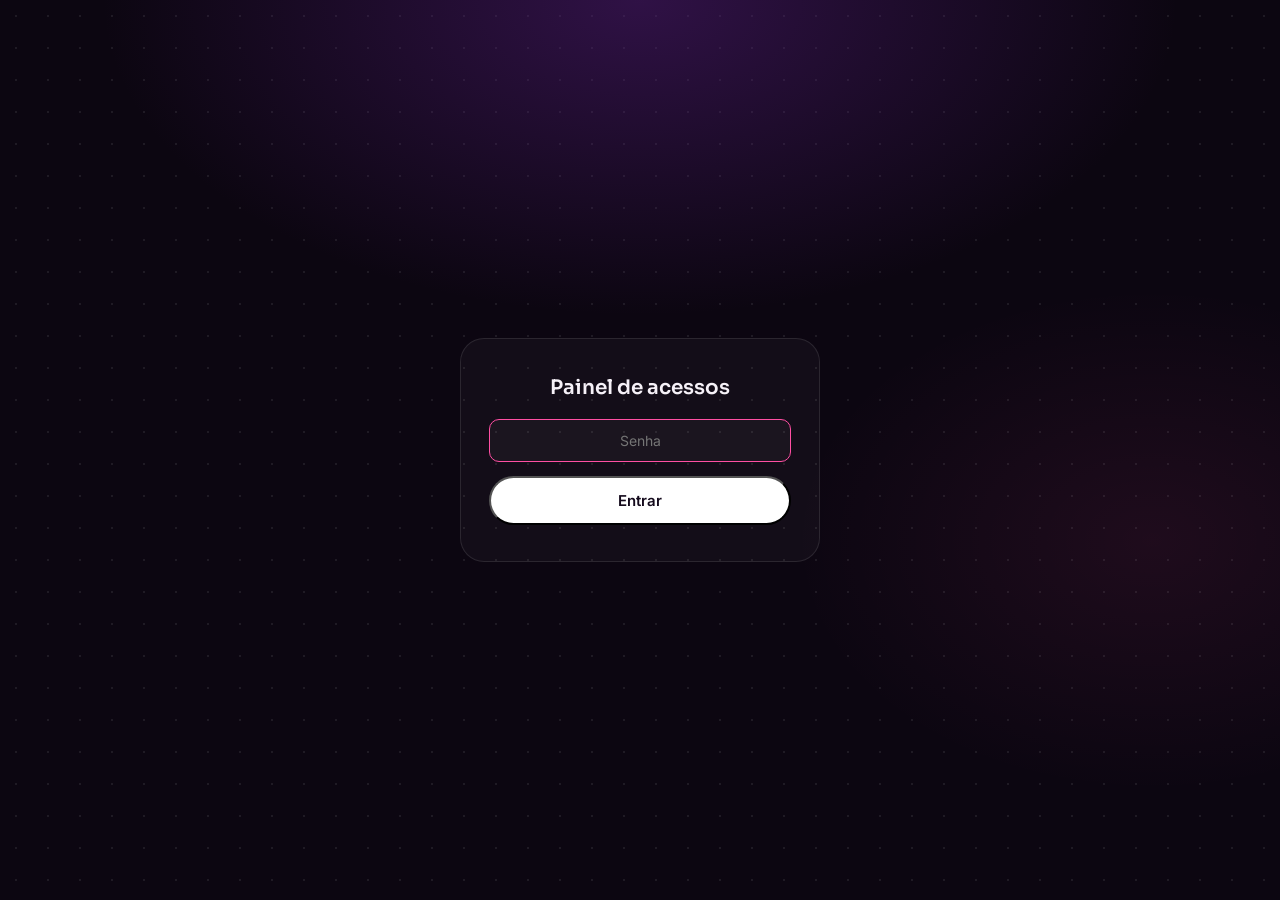
<file: admin.html>
<!doctype html>
<html lang="pt-BR">
<head>
<meta charset="utf-8">
<meta name="viewport" content="width=device-width, initial-scale=1">
<title>Painel de acessos | LK Team</title>
<meta name="robots" content="noindex, nofollow">
<link rel="icon" href="assets/img/logo/lk-simbolo.svg" type="image/svg+xml">
<link rel="preconnect" href="https://fonts.googleapis.com">
<link rel="preconnect" href="https://fonts.gstatic.com" crossorigin>
<link href="https://fonts.googleapis.com/css2?family=Inter:wght@300;400;500;600;700&family=Sora:wght@400;500;600;700&display=swap" rel="stylesheet">
<link rel="stylesheet" href="assets/css/style.css">
<style>
body { overflow-x: auto; }
.adm-wrap { width: min(980px, 100% - 32px); margin: 0 auto; padding: 48px 0 80px; }
.adm-head { display: flex; align-items: center; justify-content: space-between; gap: 16px; flex-wrap: wrap; margin-bottom: 36px; }
.adm-head h1 { font: 600 clamp(1.6rem, 3.2vw, 2.4rem)/1.2 var(--serif); letter-spacing: -.03em; margin: 0; }
.adm-head p { margin: 6px 0 0; color: var(--txt-3); font-size: 14px; }
.adm-actions { display: flex; gap: 10px; flex-wrap: wrap; }

.adm-period { display: inline-flex; gap: 6px; padding: 4px; border-radius: 999px; background: var(--glass); border: 1px solid var(--line); }
.adm-period button {
  border: none; background: transparent; color: var(--txt-2); cursor: pointer;
  padding: 7px 14px; border-radius: 999px; font: 600 13px/1 var(--sans);
  transition: background .2s var(--ease), color .2s var(--ease);
}
.adm-period button.active { background: var(--rosa); color: #fff; }

.adm-link {
  display: inline-flex; align-items: center; gap: 8px; padding: 9px 16px; border-radius: 999px;
  border: 1px solid var(--line-2); color: var(--txt-2); text-decoration: none; font-size: 13px; cursor: pointer;
  background: rgba(255,255,255,.02); transition: border-color .2s var(--ease), color .2s var(--ease);
}
.adm-link:hover { border-color: var(--rosa); color: var(--rosa-claro); }

/* painel de configuração dos tokens */
.adm-setup {
  border-radius: var(--r-md); padding: 28px; margin-bottom: 32px;
  background: var(--glass); border: 1px solid var(--line);
}
.adm-setup h2 { font: 600 20px/1.3 var(--serif); margin: 0 0 8px; }
.adm-setup p { color: var(--txt-2); font-size: 14px; margin: 0 0 20px; max-width: 620px; }
.adm-field { margin-bottom: 14px; }
.adm-field label { display: block; font-size: 12px; letter-spacing: .08em; text-transform: uppercase; color: var(--txt-3); margin-bottom: 6px; }
.adm-field input {
  width: 100%; padding: 11px 14px; border-radius: 10px; border: 1px solid var(--line-2);
  background: rgba(255,255,255,.03); color: var(--txt); font: 400 14px var(--sans);
}
.adm-field input:focus { outline: none; border-color: var(--rosa); }
.adm-setup-foot { display: flex; align-items: center; gap: 14px; margin-top: 18px; flex-wrap: wrap; }
.adm-note { font-size: 12px; color: var(--txt-3); }

/* seções de cada site */
.adm-site { margin-bottom: 56px; }
.adm-site-head { display: flex; align-items: baseline; gap: 12px; margin-bottom: 20px; flex-wrap: wrap; }
.adm-site-head h2 { font: 600 clamp(1.2rem, 2.4vw, 1.6rem)/1.2 var(--serif); margin: 0; }
.adm-site-head span { font-size: 12px; color: var(--txt-3); }

.adm-stats { display: grid; grid-template-columns: repeat(3, 1fr); gap: 14px; margin-bottom: 24px; }
.adm-stat { border-radius: var(--r-sm); padding: 18px 20px; background: var(--glass); border: 1px solid var(--line); }
.adm-stat b { display: block; font: 700 30px/1 var(--serif); color: var(--txt); }
.adm-stat span { display: block; margin-top: 6px; font-size: 12px; letter-spacing: .08em; text-transform: uppercase; color: var(--txt-3); }

.adm-panel { border-radius: var(--r-md); padding: 22px 24px; background: var(--glass); border: 1px solid var(--line); margin-bottom: 16px; }
.adm-panel h3 { font: 600 14px/1 var(--sans); letter-spacing: .04em; text-transform: uppercase; color: var(--txt-2); margin: 0 0 18px; }

.bar-row { display: grid; grid-template-columns: minmax(0, 180px) 1fr 44px; align-items: center; gap: 12px; margin-bottom: 12px; }
.bar-row:last-child { margin-bottom: 0; }
.bar-label { font-size: 13.5px; color: var(--txt-2); overflow: hidden; text-overflow: ellipsis; white-space: nowrap; }
.bar-track { height: 9px; border-radius: 999px; background: rgba(255,255,255,.06); overflow: hidden; }
.bar-fill { height: 100%; border-radius: 999px; background: linear-gradient(90deg, var(--roxo-2), var(--rosa)); }
.bar-value { font-size: 12.5px; color: var(--txt-3); text-align: right; font-variant-numeric: tabular-nums; }

.adm-empty { color: var(--txt-3); font-size: 13.5px; padding: 6px 2px; }
.adm-error {
  border-radius: var(--r-sm); padding: 16px 18px; margin-bottom: 16px;
  background: rgba(255, 100, 100, .06); border: 1px solid rgba(255, 100, 100, .25);
  color: #ffb0b0; font-size: 13.5px; line-height: 1.5;
}
.adm-loading { color: var(--txt-3); font-size: 13.5px; padding: 20px 2px; }

@media (max-width: 640px) {
  .adm-stats { grid-template-columns: 1fr; }
  .bar-row { grid-template-columns: 110px 1fr 36px; }
}

/* tela de senha */
.adm-lock {
  min-height: 100vh; display: flex; align-items: center; justify-content: center; padding: 24px;
}
.adm-lock-box {
  width: min(360px, 100%); text-align: center;
  border-radius: var(--r-md); padding: 36px 28px; background: var(--glass); border: 1px solid var(--line);
}
.adm-lock-box h1 { font: 600 20px/1.3 var(--serif); margin: 0 0 18px; }
.adm-lock-box input {
  width: 100%; padding: 12px 14px; border-radius: 10px; border: 1px solid var(--line-2);
  background: rgba(255,255,255,.03); color: var(--txt); font: 400 14px var(--sans); text-align: center;
  margin-bottom: 14px;
}
.adm-lock-box input:focus { outline: none; border-color: var(--rosa); }
.adm-lock-erro { color: #ff8c8c; font-size: 13px; margin: 0 0 14px; display: none; }
</style>
</head>
<body>

<div class="adm-lock" id="tela-senha">
  <div class="adm-lock-box">
    <h1>Painel de acessos</h1>
    <p class="adm-lock-erro" id="lockErro">Senha incorreta, tenta de novo.</p>
    <input type="password" id="lockSenha" placeholder="Senha" autocomplete="off">
    <button class="btn btn-white" id="lockEntrar" style="width:100%">Entrar</button>
  </div>
</div>

<div class="adm-wrap" id="conteudoPrincipal" style="display:none">
  <div class="adm-head">
    <div>
      <h1>Painel de acessos</h1>
      <p>Visitas e cliques do site principal e do Desafio 21 Dias.</p>
    </div>
    <div class="adm-actions">
      <div class="adm-period" id="periodo">
        <button data-dias="7">7 dias</button>
        <button data-dias="30" class="active">30 dias</button>
        <button data-dias="90">90 dias</button>
        <button data-dias="3650">Tudo</button>
      </div>
      <button class="adm-link" id="btnConfig" type="button">⚙ Tokens</button>
      <a class="adm-link" href="index.html">← Voltar pro site</a>
    </div>
  </div>

  <div class="adm-setup" id="setup" style="display:none">
    <h2>Conectar com o GoatCounter</h2>
    <p>Cole aqui os tokens de API (só leitura) de cada painel. Eles ficam guardados só no seu navegador (localStorage) — nunca são enviados pra nenhum outro lugar além do próprio GoatCounter.</p>
    <div class="adm-field">
      <label for="tokenPrincipal">Token do site principal (siteleticiakuschel)</label>
      <input type="password" id="tokenPrincipal" autocomplete="off" placeholder="Cole o token aqui">
    </div>
    <div class="adm-field">
      <label for="tokenDesafio">Token do Desafio 21 Dias (desafio21diasleticia)</label>
      <input type="password" id="tokenDesafio" autocomplete="off" placeholder="Cole o token aqui">
    </div>
    <div class="adm-setup-foot">
      <a class="btn btn-white btn-sm" id="btnSalvar" href="#">Salvar e carregar</a>
      <span class="adm-note">Gere o token em goatcounter.com → Settings → API (permissão só de leitura).</span>
    </div>
  </div>

  <div id="conteudo"></div>
</div>

<script>
(function () {
  // Tela de senha (proteção simples do lado do navegador, não é segurança forte)
  const HASH_SENHA = 'f5ee09ecae651a120ba815476bf91663e6a484ddfd2f61d955cd54de0dae79f8';
  const CHAVE_SENHA = 'lk-admin-ok';
  const telaSenha = document.getElementById('tela-senha');
  const conteudoPrincipal = document.getElementById('conteudoPrincipal');
  const lockInput = document.getElementById('lockSenha');
  const lockErro = document.getElementById('lockErro');
  const lockBtn = document.getElementById('lockEntrar');

  async function sha256(texto) {
    const buf = await crypto.subtle.digest('SHA-256', new TextEncoder().encode(texto));
    return [...new Uint8Array(buf)].map(b => b.toString(16).padStart(2, '0')).join('');
  }

  function liberarAcesso() {
    telaSenha.style.display = 'none';
    conteudoPrincipal.style.display = '';
    carregarTudo();
  }

  async function tentarSenha() {
    const h = await sha256(lockInput.value);
    if (h === HASH_SENHA) {
      sessionStorage.setItem(CHAVE_SENHA, '1');
      liberarAcesso();
    } else {
      lockErro.style.display = 'block';
      lockInput.value = '';
      lockInput.focus();
    }
  }

  lockBtn.addEventListener('click', tentarSenha);
  lockInput.addEventListener('keydown', (e) => { if (e.key === 'Enter') tentarSenha(); });
  lockInput.focus();

  const SITES = [
    { chave: 'principal', nome: 'Site principal', codigo: 'siteleticiakuschel', tokenKey: 'lk-admin-token-principal' },
    { chave: 'desafio',   nome: 'Desafio 21 Dias',  codigo: 'desafio21diasleticia', tokenKey: 'lk-admin-token-desafio' },
  ];

  const setup = document.getElementById('setup');
  const conteudo = document.getElementById('conteudo');
  const btnConfig = document.getElementById('btnConfig');
  const btnSalvar = document.getElementById('btnSalvar');
  const tokenPrincipalInput = document.getElementById('tokenPrincipal');
  const tokenDesafioInput = document.getElementById('tokenDesafio');
  const periodoWrap = document.getElementById('periodo');

  let diasAtual = 30;

  function temTokens() {
    return SITES.every(s => localStorage.getItem(s.tokenKey));
  }

  function abrirSetup() {
    tokenPrincipalInput.value = localStorage.getItem(SITES[0].tokenKey) || '';
    tokenDesafioInput.value = localStorage.getItem(SITES[1].tokenKey) || '';
    setup.style.display = 'block';
  }

  btnConfig.addEventListener('click', () => {
    setup.style.display = setup.style.display === 'none' ? 'block' : 'none';
  });

  btnSalvar.addEventListener('click', (e) => {
    e.preventDefault();
    localStorage.setItem(SITES[0].tokenKey, tokenPrincipalInput.value.trim());
    localStorage.setItem(SITES[1].tokenKey, tokenDesafioInput.value.trim());
    setup.style.display = 'none';
    carregarTudo();
  });

  periodoWrap.addEventListener('click', (e) => {
    const btn = e.target.closest('button[data-dias]');
    if (!btn) return;
    [...periodoWrap.children].forEach(b => b.classList.remove('active'));
    btn.classList.add('active');
    diasAtual = Number(btn.dataset.dias);
    carregarTudo();
  });

  async function chamarApi(codigo, token, caminho, params) {
    const url = new URL(`https://${codigo}.goatcounter.com${caminho}`);
    Object.entries(params).forEach(([k, v]) => { if (v != null) url.searchParams.set(k, v); });
    const res = await fetch(url, { headers: { Authorization: `Bearer ${token}` } });
    if (!res.ok) {
      let msg = `Erro ${res.status} ao consultar ${codigo}`;
      throw new Error(msg);
    }
    return res.json();
  }

  function barras(lista, max) {
    if (!lista.length) return '<p class="adm-empty">Sem dados ainda neste período.</p>';
    return lista.map(item => `
      <div class="bar-row">
        <span class="bar-label" title="${escapeHtml(item.label)}">${escapeHtml(item.label)}</span>
        <span class="bar-track"><span class="bar-fill" style="width:${max ? Math.max(4, (item.valor / max) * 100) : 0}%"></span></span>
        <span class="bar-value">${item.valor}</span>
      </div>
    `).join('');
  }

  function escapeHtml(s) {
    return String(s).replace(/[&<>"']/g, c => ({ '&': '&amp;', '<': '&lt;', '>': '&gt;', '"': '&quot;', "'": '&#39;' }[c]));
  }

  async function carregarSite(site) {
    const token = localStorage.getItem(site.tokenKey);
    const end = new Date();
    const start = new Date(end.getTime() - diasAtual * 86400000);

    // Uma chamada só por site (a API gratuita do GoatCounter limita a poucos
    // pedidos por vez) — os totais são somados a partir da própria lista de hits.
    const hits = await chamarApi(site.codigo, token, '/api/v0/stats/hits', {
      start: start.toISOString(), end: end.toISOString(), limit: 100,
    });

    const paginas = (hits.hits || [])
      .filter(h => !h.event)
      .map(h => ({ label: h.path || '/', valor: h.count }))
      .sort((a, b) => b.valor - a.valor);

    const cliques = (hits.hits || [])
      .filter(h => h.event)
      .map(h => ({ label: h.path, valor: h.count }))
      .sort((a, b) => b.valor - a.valor);

    const totalVisitas = paginas.reduce((soma, p) => soma + p.valor, 0);
    const totalCliques = cliques.reduce((soma, c) => soma + c.valor, 0);
    const maxPaginas = Math.max(0, ...paginas.map(p => p.valor));
    const maxCliques = Math.max(0, ...cliques.map(p => p.valor));

    return `
      <section class="adm-site">
        <div class="adm-site-head">
          <h2>${site.nome}</h2>
          <span>${site.codigo}.goatcounter.com</span>
        </div>
        <div class="adm-stats">
          <div class="adm-stat"><b>${totalVisitas}</b><span>Visitas no período</span></div>
          <div class="adm-stat"><b>${totalCliques}</b><span>Cliques (eventos)</span></div>
          <div class="adm-stat"><b>${paginas.length}</b><span>Páginas diferentes</span></div>
        </div>
        <div class="adm-panel">
          <h3>Visitas por página</h3>
          ${barras(paginas, maxPaginas)}
        </div>
        <div class="adm-panel">
          <h3>Cliques por botão</h3>
          ${barras(cliques, maxCliques)}
        </div>
      </section>
    `;
  }

  async function carregarTudo() {
    if (!temTokens()) {
      conteudo.innerHTML = '';
      abrirSetup();
      return;
    }
    conteudo.innerHTML = '<p class="adm-loading">Carregando dados…</p>';
    const blocos = [];
    for (const site of SITES) {
      try {
        blocos.push(await carregarSite(site));
      } catch (err) {
        blocos.push(`
          <section class="adm-site">
            <div class="adm-site-head"><h2>${site.nome}</h2></div>
            <div class="adm-error">
              Não consegui carregar os dados deste site. ${escapeHtml(err.message || '')}
              <br>Confira se o token está certo (botão "⚙ Tokens" acima). Se o erro for "Failed to fetch", pode ser o limite de pedidos da API gratuita — espera um minuto e tenta de novo.
            </div>
          </section>
        `);
      }
    }
    conteudo.innerHTML = blocos.join('');
  }

  if (sessionStorage.getItem(CHAVE_SENHA)) {
    liberarAcesso();
  }
})();
</script>
</body>
</html>
</file>
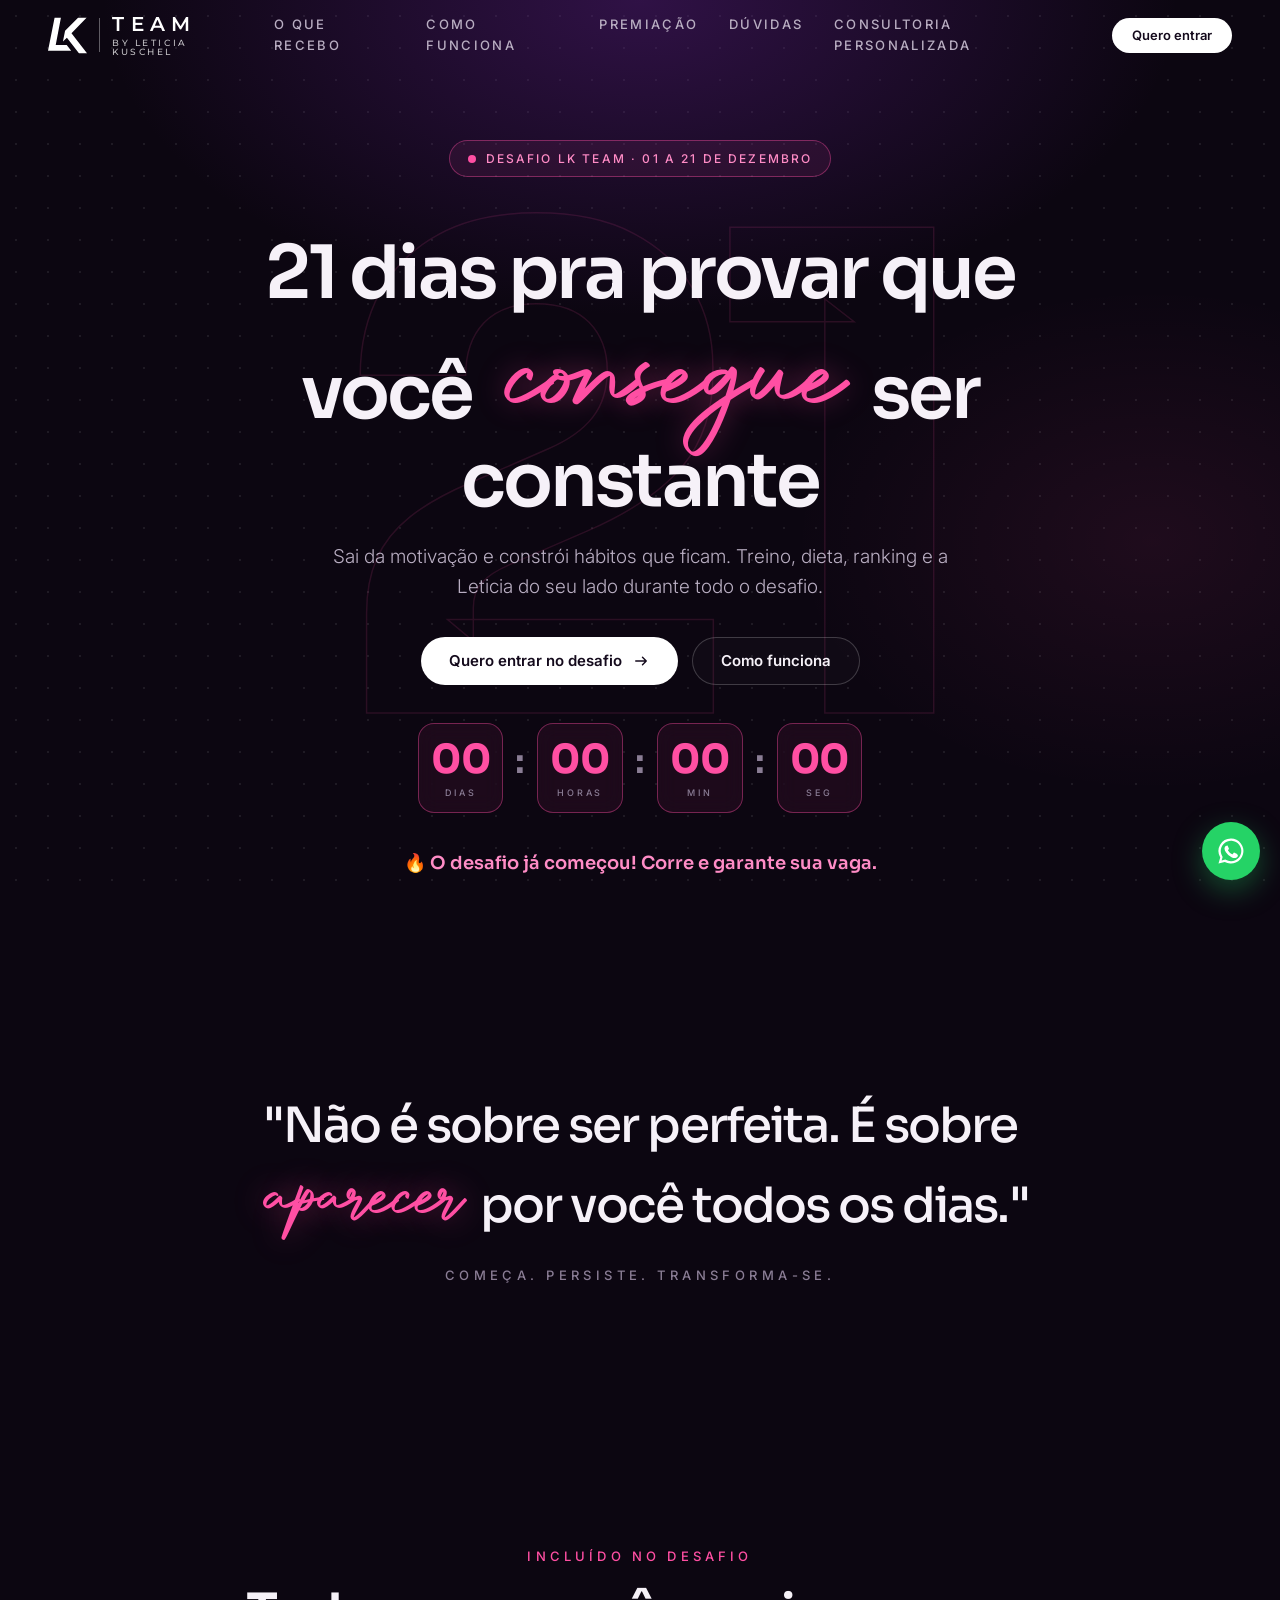
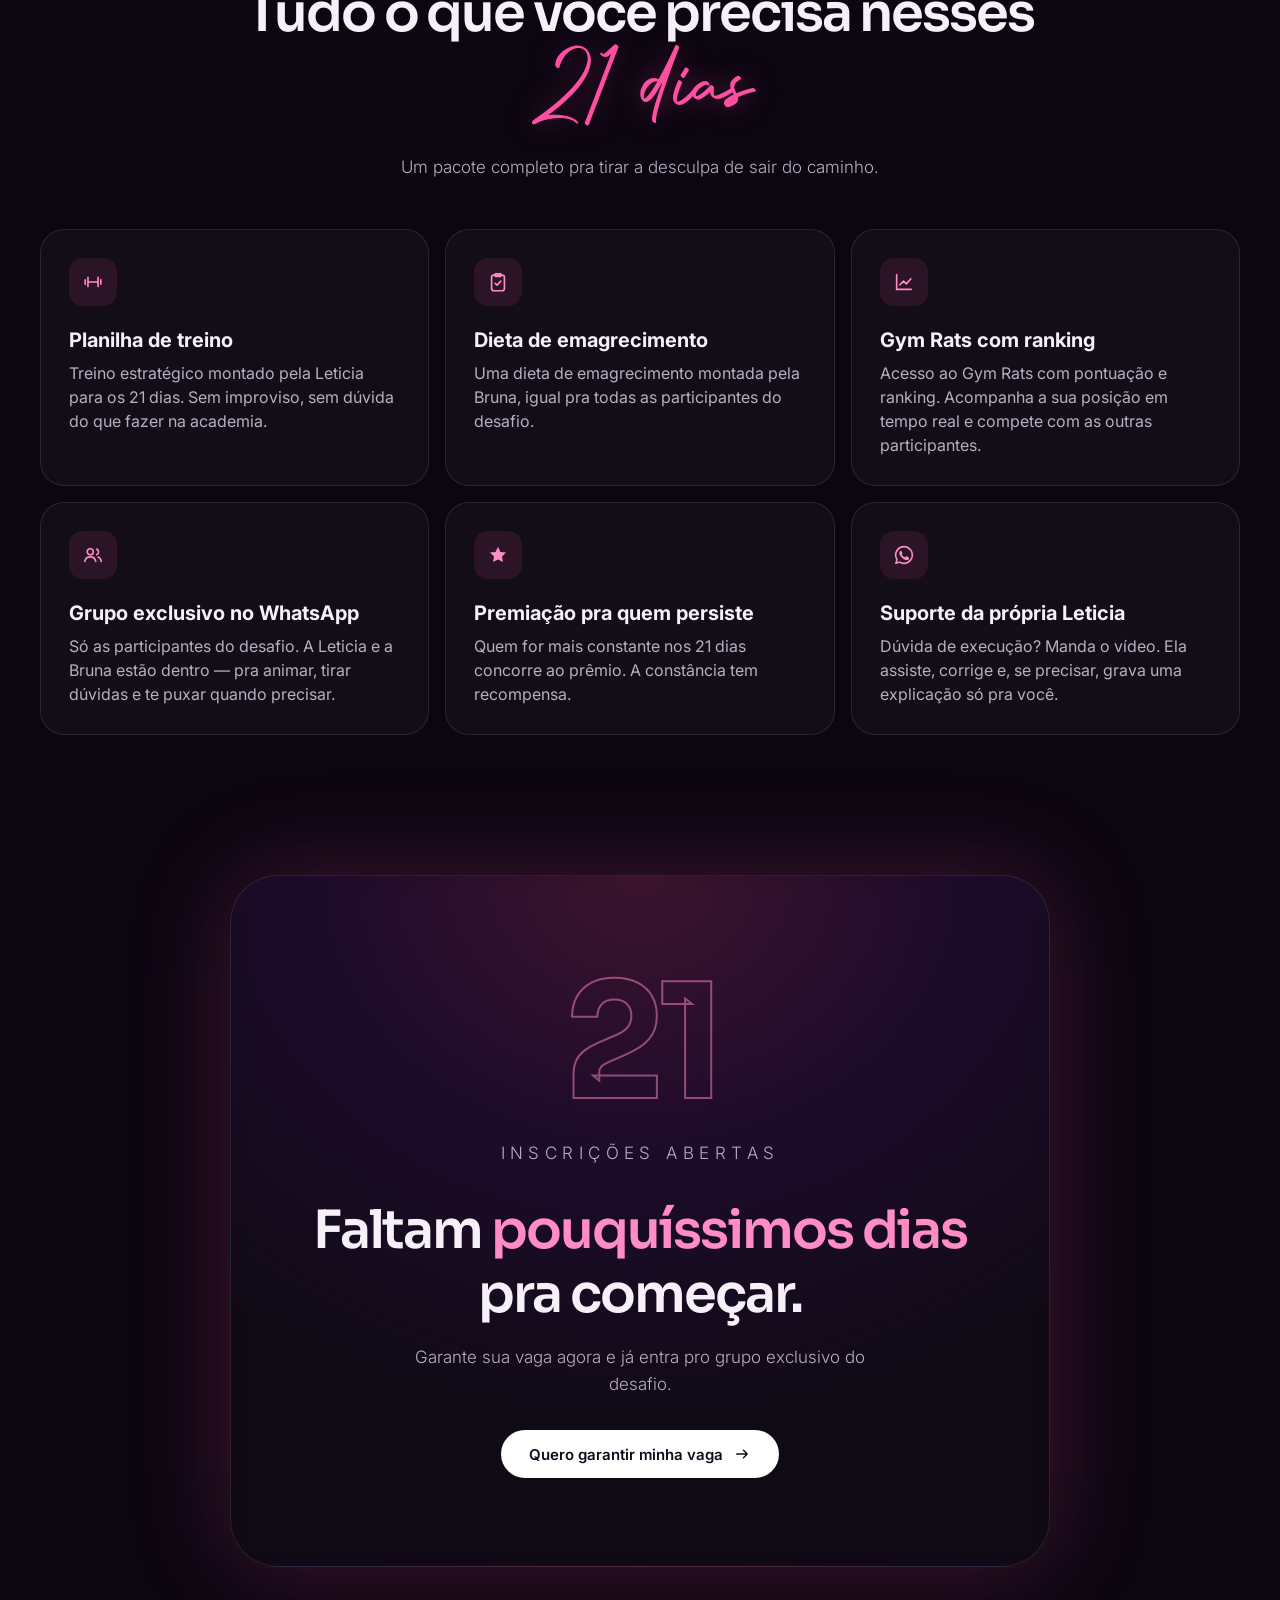
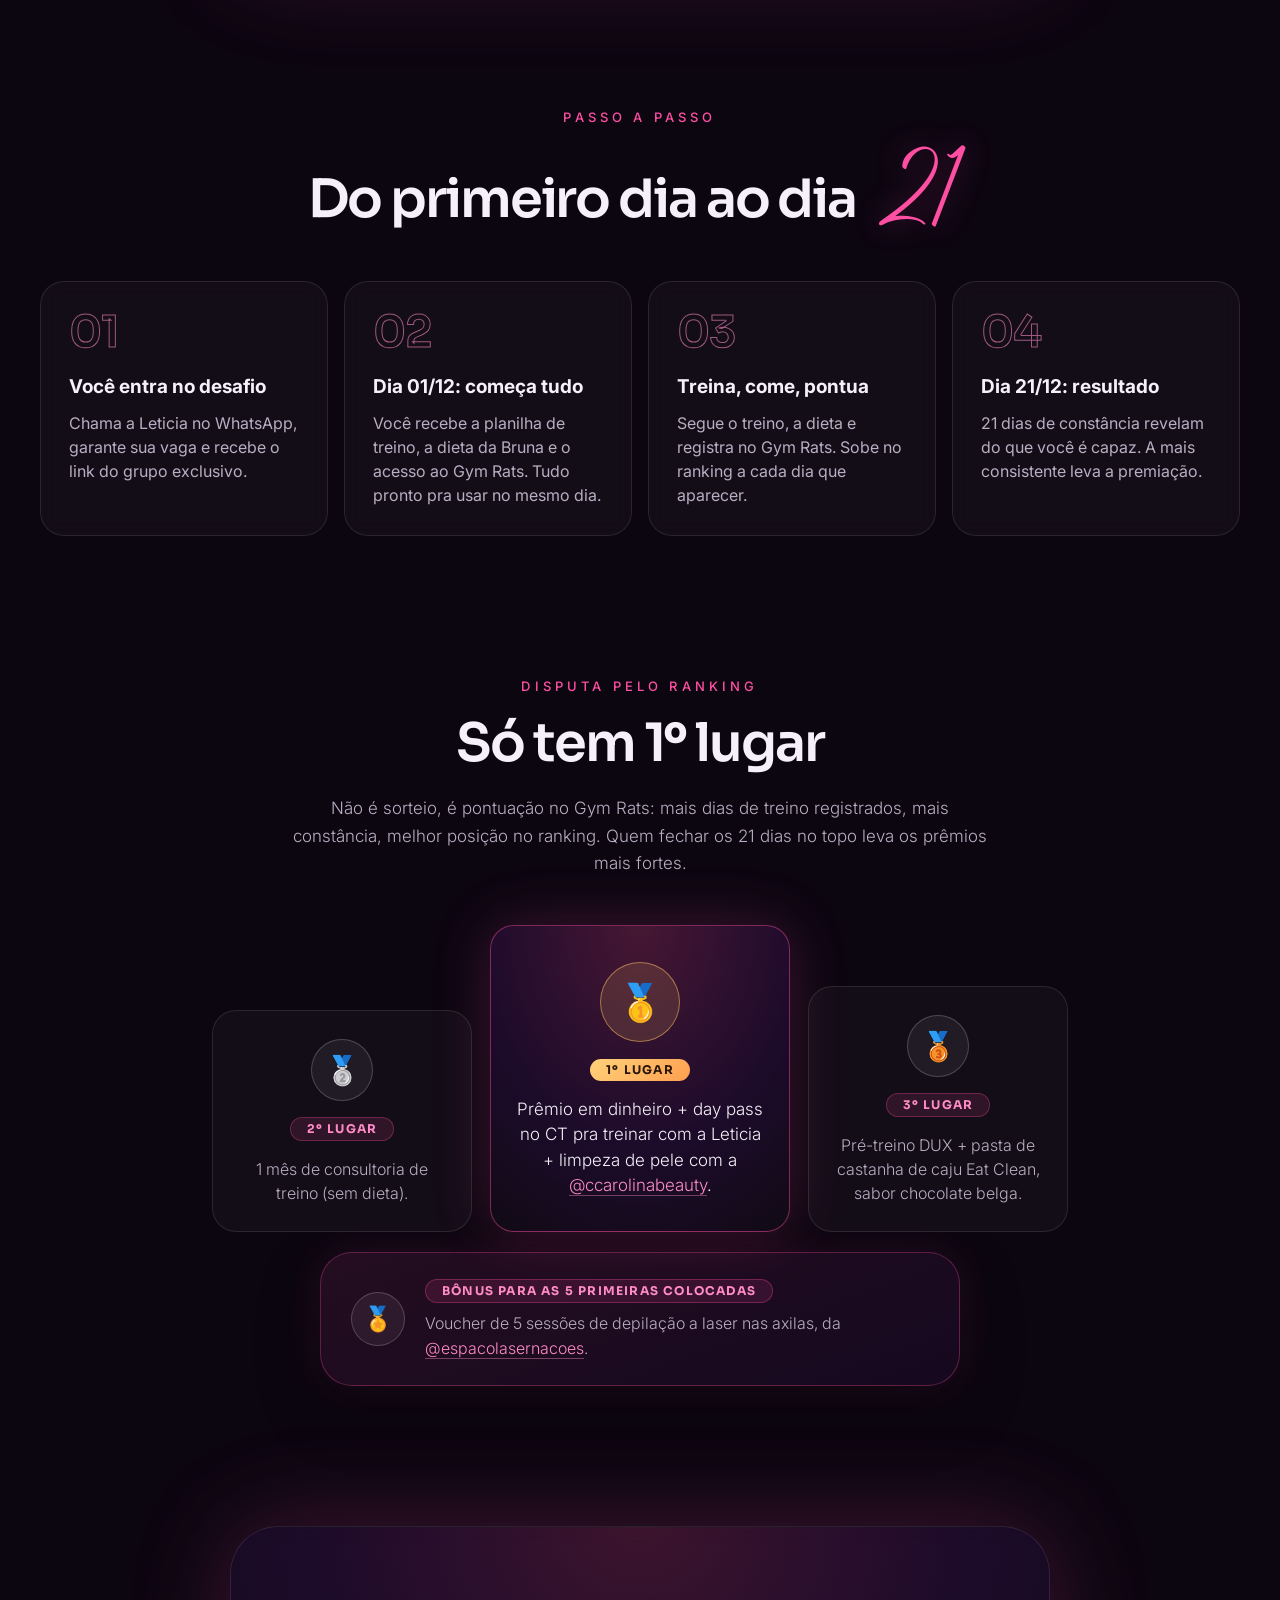
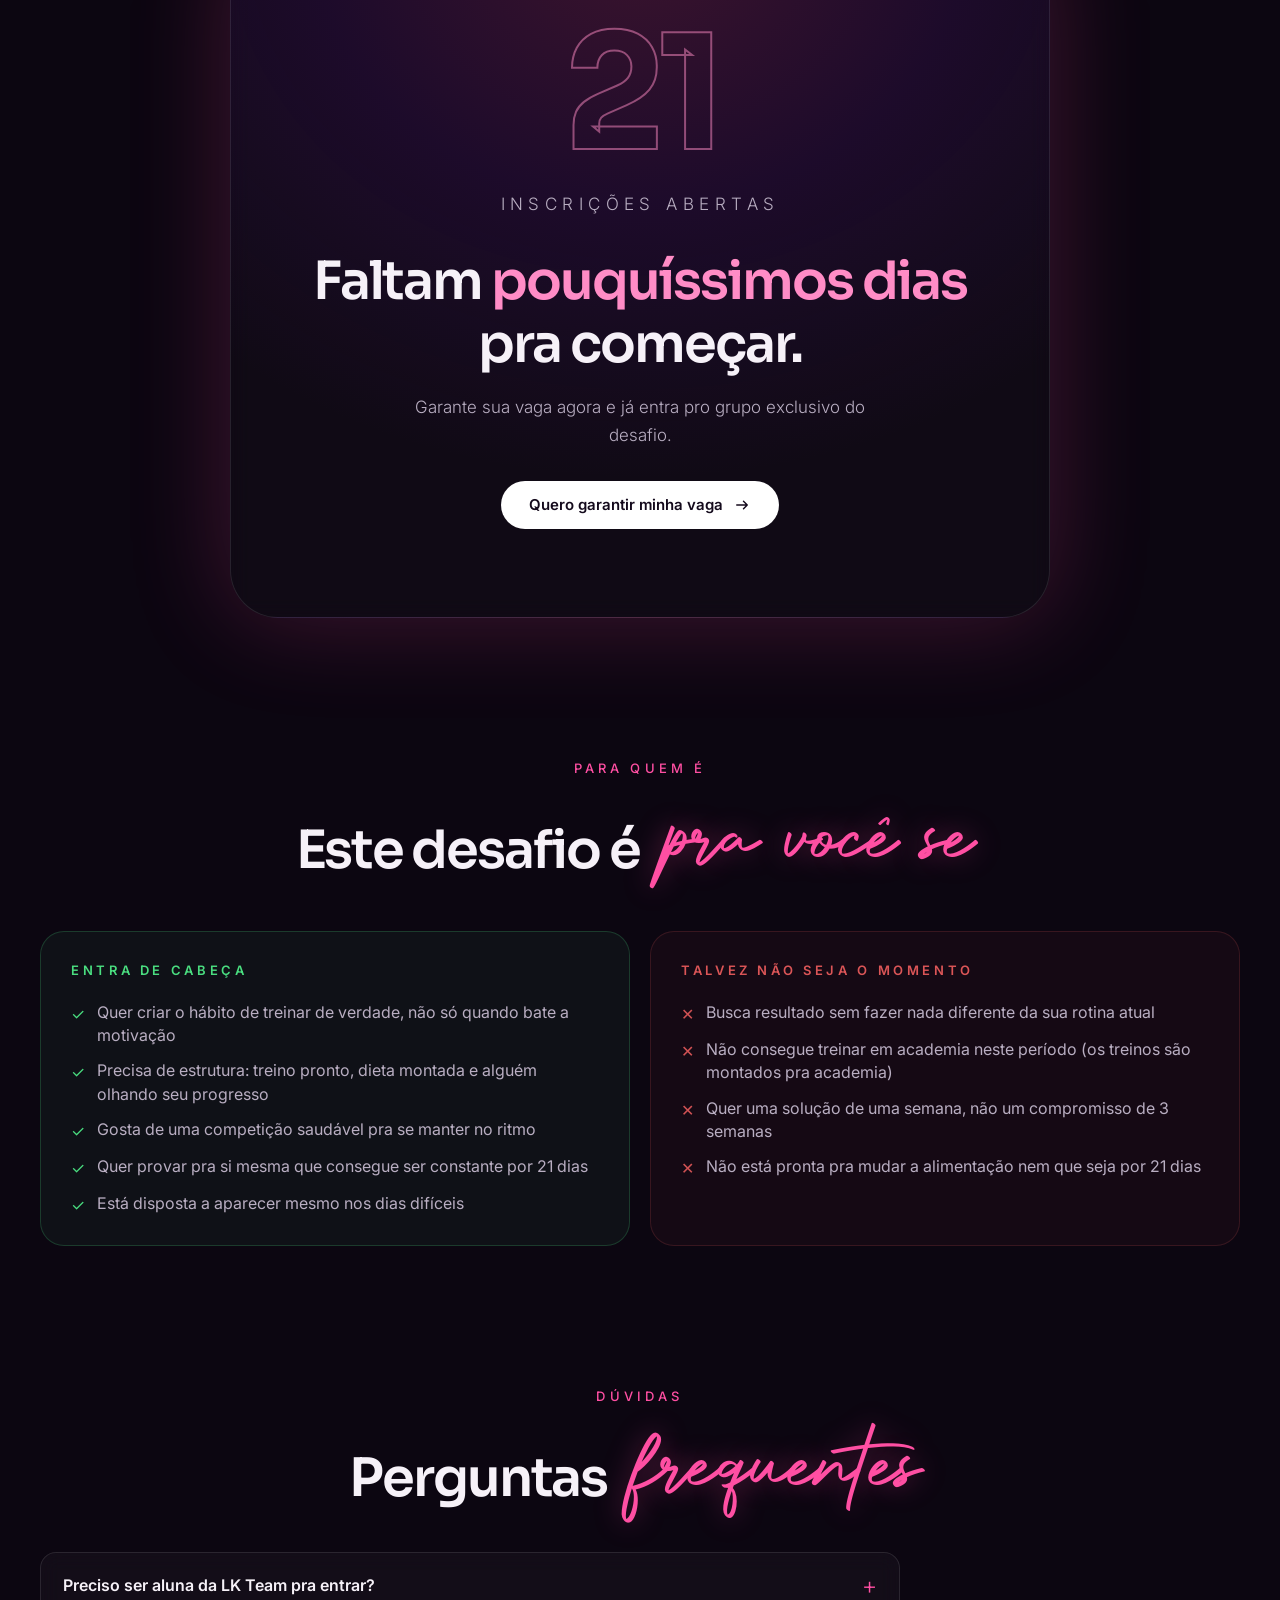
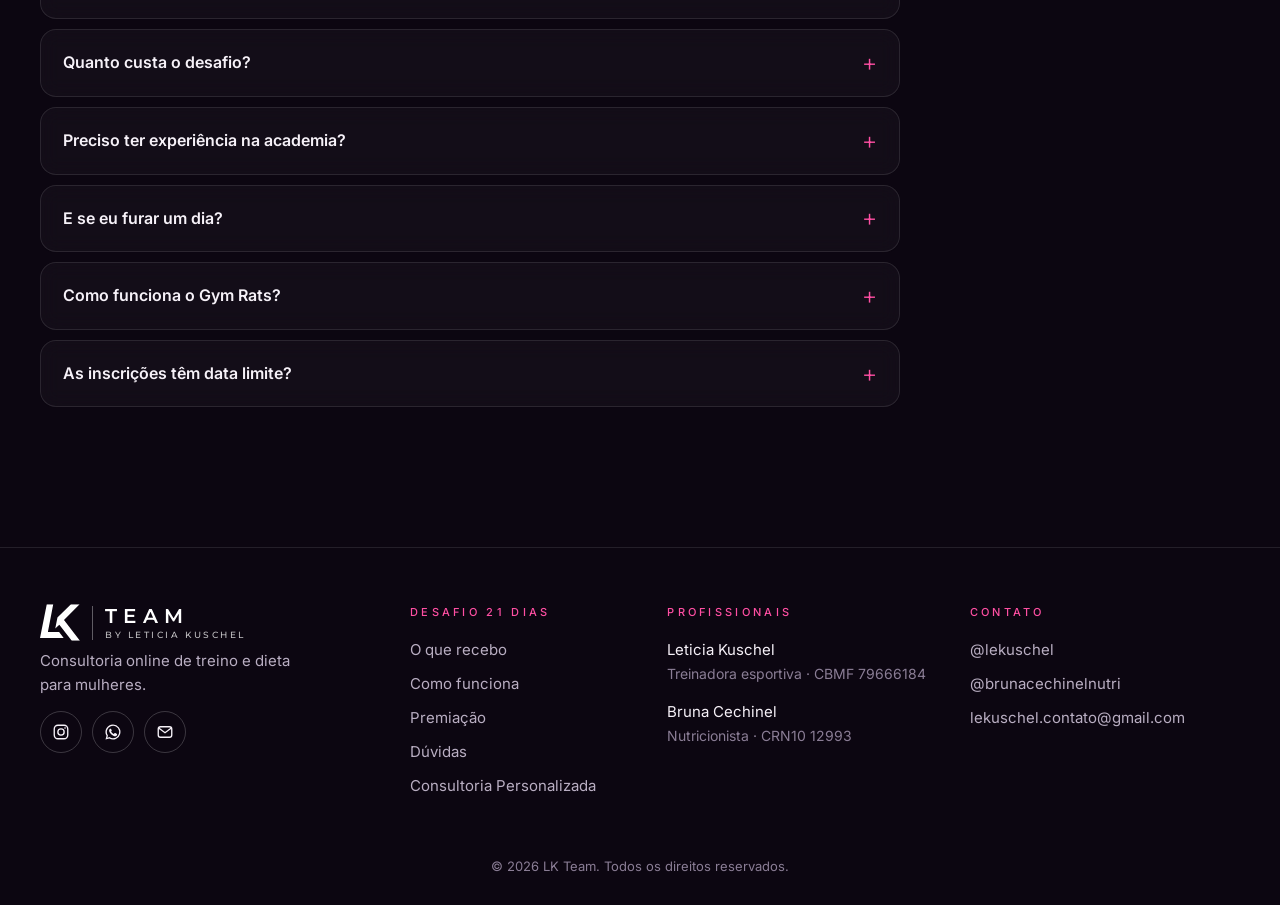
<file: desafio.html>
<!doctype html>
<html lang="pt-BR">
<head>
<meta charset="utf-8">
<meta name="viewport" content="width=device-width, initial-scale=1">
<title>Desafio 21 Dias | LK Team</title>
<meta name="description" content="21 dias para provar que você consegue ser constante. De 01 a 21 de dezembro: planilha de treino, dieta, Gym Rats com ranking e grupo exclusivo no WhatsApp.">
<meta name="theme-color" content="#0c0611">
<meta property="og:title" content="Desafio 21 Dias · LK Team">
<meta property="og:description" content="De 01 a 21 de dezembro. Treino, dieta, ranking e premiação. Começa. Persiste. Transforma-se.">
<meta property="og:image" content="assets/img/kiwify/og-share.png">
<link rel="icon" href="assets/img/logo/lk-simbolo.svg" type="image/svg+xml">
<link rel="preconnect" href="https://fonts.googleapis.com">
<link rel="preconnect" href="https://fonts.gstatic.com" crossorigin>
<link href="https://fonts.googleapis.com/css2?family=Inter:wght@300;400;500;600;700&family=Montserrat:wght@500;600&family=Sora:wght@400;500;600;700&display=swap" rel="stylesheet">
<link rel="stylesheet" href="assets/css/style.css">
<script>
// Diz de onde a pessoa veio usando ?ref= (ou utm_source/utm_campaign) na URL,
// já que o Instagram costuma esconder o referrer normal do navegador.
window.goatcounter = {
  referrer: function () {
    return goatcounter.get_query('ref') || goatcounter.get_query('utm_source') || goatcounter.get_query('utm_campaign') || document.referrer;
  },
};
</script>
<script data-goatcounter="https://desafio21diasleticia.goatcounter.com/count" async src="//gc.zgo.at/count.js"></script>
<style>
/* ── Desafio 21 Dias: estilos exclusivos desta página ── */

/* número gigante de fundo */
.d-bg-num {
  position: absolute; inset: 0; z-index: 0; overflow: hidden; pointer-events: none;
  display: flex; align-items: center; justify-content: center;
}
.d-bg-num span {
  font: 700 52vw/1 var(--serif);
  letter-spacing: -.06em;
  color: transparent;
  -webkit-text-stroke: 1.5px rgba(255, 79, 163, .13);
  user-select: none;
  animation: num-breathe 5s ease-in-out infinite;
}
@keyframes num-breathe {
  0%, 100% { opacity: .7; transform: scale(1); }
  50%       { opacity: 1;  transform: scale(1.015); }
}

/* hero do desafio */
.d-hero {
  position: relative;
  padding: 140px 0 80px;
  text-align: center;
  overflow: hidden;
}
.d-hero-head { position: relative; z-index: 1; width: min(860px, 100% - 32px); margin: 0 auto; }
.d-hero-head h1 {
  font: 600 clamp(2rem, 6.2vw, 4.6rem)/1.15 var(--serif);
  letter-spacing: -.04em;
  margin: 26px 0 18px;
}

/* palavras manuscritas maiores nesta página, com respiro extra pra não cortar a linha de cima */
h1 em, h2 em { font-size: 2.1em; }
.section h2 { line-height: 1.15; }

/* pill de datas */
.d-pill {
  display: inline-flex; align-items: center; gap: 10px;
  padding: 8px 18px; border-radius: 999px;
  border: 1px solid rgba(255, 79, 163, .4);
  background: rgba(255, 79, 163, .08);
  font-size: 12px; font-weight: 500; letter-spacing: .18em; text-transform: uppercase;
  color: var(--rosa-claro);
  margin-bottom: 28px;
}
.d-pill .live-dot { background: var(--rosa); }

/* timer */
.d-timer {
  display: flex; gap: 12px; justify-content: center; flex-wrap: wrap;
  margin: 38px auto 0; width: fit-content;
}
.d-timer-block {
  min-width: 84px; padding: 16px 12px 12px;
  background: var(--glass-2); border: 1px solid var(--line);
  -webkit-backdrop-filter: blur(10px); backdrop-filter: blur(10px);
  border-radius: var(--r-sm); text-align: center;
}
.d-timer-block.ended { border-color: rgba(255, 79, 163, .4); background: rgba(255, 79, 163, .07); }
.d-num {
  display: block; font: 700 40px/1 var(--serif);
  letter-spacing: -.03em; color: var(--txt);
  transition: transform .15s var(--ease);
}
.d-timer-block.ended .d-num { color: var(--rosa); }
.d-label { font-size: 9px; font-weight: 500; letter-spacing: .3em; text-transform: uppercase; color: var(--txt-3); margin-top: 6px; display: block; }
.d-timer-sep { font: 600 36px/1 var(--serif); color: var(--txt-3); align-self: center; padding-bottom: 14px; }
.d-timer-msg { display: none; font: 600 18px/1.4 var(--serif); color: var(--rosa-claro); margin-top: 38px; }

/* seção de premiação: pódio de medalhas (1º no centro, em destaque) + bônus flutuante */
.d-medals {
  display: flex; align-items: flex-end; justify-content: center; gap: 18px;
  margin-top: 48px; flex-wrap: wrap;
}
.d-medal-card {
  flex: 1 1 220px; max-width: 260px;
  border-radius: var(--r-md); padding: 28px 22px 26px;
  background: var(--glass); border: 1px solid var(--line);
  text-align: center;
}
.d-medal-1 {
  order: 2; max-width: 300px;
  padding: 36px 26px 32px;
  background: radial-gradient(90% 120% at 50% 0%, rgba(255, 79, 163, .24), rgba(91, 31, 134, .22) 60%, rgba(255, 255, 255, .02));
  border-color: rgba(255, 79, 163, .45);
  box-shadow: 0 0 60px rgba(255, 79, 163, .2);
}
.d-medal-2 { order: 1; }
.d-medal-3 { order: 3; }
.d-medal-icon {
  width: 62px; height: 62px; margin: 0 auto 14px;
  display: grid; place-items: center; font-size: 28px; line-height: 1;
  border-radius: 50%;
  background: rgba(255, 255, 255, .06); border: 1px solid var(--line-2);
}
.d-medal-1 .d-medal-icon {
  width: 80px; height: 80px; font-size: 36px;
  background: rgba(255, 196, 102, .14); border-color: rgba(255, 196, 102, .5);
}
.d-medal-ribbon {
  display: inline-block; padding: 5px 16px; border-radius: 999px;
  font: 700 12px/1 var(--serif); letter-spacing: .1em; text-transform: uppercase;
  color: var(--rosa-claro); background: rgba(255, 79, 163, .12); border: 1px solid rgba(255, 79, 163, .3);
  margin-bottom: 16px;
}
.d-medal-1 .d-medal-ribbon {
  color: #2b1608; background: linear-gradient(135deg, #ffd27a, #ff9f4f); border: none;
}
.d-medal-card p { margin: 0; color: var(--txt-2); font-size: 16px; line-height: 1.5; font-weight: 300; }
.d-medal-1 p { color: var(--txt); font-size: 17px; }
.d-medal-card p a { color: var(--rosa-claro); text-decoration: none; border-bottom: 1px solid rgba(255, 140, 198, .4); }
.d-medal-card p a:hover { color: var(--rosa-hover); }

.d-bonus {
  display: flex; align-items: center; gap: 20px;
  max-width: 640px; margin: 20px auto 0; padding: 24px 30px; border-radius: var(--r-lg);
  background: linear-gradient(160deg, rgba(255, 79, 163, .1), rgba(91, 31, 134, .12));
  border: 1px solid rgba(255, 79, 163, .3);
  box-shadow: 0 24px 60px rgba(0, 0, 0, .35), 0 0 40px rgba(255, 79, 163, .12);
  text-align: left;
}
.d-bonus .d-medal-icon { flex: none; width: 54px; height: 54px; font-size: 24px; margin: 0; }
.d-bonus .d-medal-ribbon { margin-bottom: 8px; }
.d-bonus p { margin: 0; color: var(--txt-2); font-size: 16px; line-height: 1.55; font-weight: 300; }
.d-bonus p a { color: var(--rosa-claro); text-decoration: none; border-bottom: 1px solid rgba(255, 140, 198, .4); }
.d-bonus p a:hover { color: var(--rosa-hover); }

/* links dentro do FAQ desta página */
.faq details p a { color: var(--rosa-claro); text-decoration: none; border-bottom: 1px solid rgba(255, 140, 198, .4); }
.faq details p a:hover { color: var(--rosa-hover); }

/* grid pra quem é / não é */
.d-fit {
  display: grid; grid-template-columns: 1fr 1fr; gap: 20px; margin-top: 48px;
}
.d-fit-col { border-radius: var(--r-md); padding: 28px 30px; }
.d-fit-col.sim { background: rgba(74, 222, 128, .05); border: 1px solid rgba(74, 222, 128, .2); }
.d-fit-col.nao { background: rgba(255, 100, 100, .04); border: 1px solid rgba(255, 100, 100, .15); }
.d-fit-col h3 { font-size: 13px; font-weight: 600; letter-spacing: .28em; text-transform: uppercase; margin: 0 0 20px; }
.d-fit-col.sim h3 { color: #4ade80; }
.d-fit-col.nao h3 { color: rgba(255, 100, 100, .85); }
.d-fit-col ul { list-style: none; padding: 0; margin: 0; display: grid; gap: 12px; }
.d-fit-col li { display: flex; gap: 12px; font-size: 16px; color: var(--txt-2); line-height: 1.45; }
.d-fit-col li::before { flex: none; margin-top: 2px; font-size: 16px; }
.d-fit-col.sim li::before { content: "✓"; color: #4ade80; }
.d-fit-col.nao li::before { content: "✕"; color: rgba(255, 100, 100, .8); }

/* manifesto central */
.d-manifesto {
  text-align: center; padding: clamp(64px, 10vw, 120px) 0;
}
.d-manifesto blockquote {
  margin: 0; padding: 0;
  font: 500 clamp(1.8rem, 3.8vw, 3.2rem)/1.3 var(--serif);
  letter-spacing: -.04em; max-width: 820px; margin: 0 auto;
}
.d-manifesto blockquote em {
  display: inline-block; color: var(--rosa);
  font-family: var(--script); font-style: normal; font-weight: 400;
  font-size: 2em; line-height: .8; vertical-align: -.04em;
  margin: 0 .1em 0 .12em;
  text-shadow: 0 0 32px rgba(255, 79, 163, .4);
}
.d-manifesto .d-call {
  display: block; margin-top: 28px;
  font-size: 13px; font-weight: 500; letter-spacing: .34em; text-transform: uppercase;
  color: var(--txt-3);
}

/* CTA final urgência */
.d-final-box {
  text-align: center; border-radius: 48px;
  padding: clamp(48px, 8vw, 88px) clamp(20px, 6vw, 72px);
  background: radial-gradient(80% 80% at 50% 0%, rgba(255, 79, 163, .2), rgba(91, 31, 134, .22) 50%, rgba(255, 255, 255, .02));
  box-shadow: 0 0 100px rgba(255, 79, 163, .22);
}
.d-final-box .d-num-big {
  font: 700 clamp(80px, 16vw, 160px)/1 var(--serif);
  letter-spacing: -.05em;
  color: transparent;
  -webkit-text-stroke: 2px rgba(255, 140, 198, .5);
  display: block; margin-bottom: 16px;
}
.d-urgencia { margin: 0 0 6px; font-size: 11px; font-weight: 500; letter-spacing: .32em; text-transform: uppercase; color: var(--rosa); }
.d-final-box h2 { font: 600 clamp(1.9rem, 4.3vw, 3.3rem)/1.2 var(--serif); letter-spacing: -.04em; margin: 0 auto 18px; }
.d-final-box p { color: var(--txt-2); max-width: 480px; margin: 0 auto 32px; font-size: 17px; font-weight: 300; }
.d-timer-restam { color: var(--rosa-claro); font-weight: 600; }

/* responsivo */
@media (max-width: 860px) {
  .d-fit { grid-template-columns: 1fr; }
  .d-timer-block { min-width: 68px; }
  .d-num { font-size: 32px; }
}
@media (max-width: 640px) {
  .d-medals { display: grid; grid-template-columns: 1fr 1fr; align-items: stretch; gap: 20px; }
  .d-medal-card { max-width: none; }
  .d-medal-1 { grid-column: 1 / -1; order: 1; padding: 30px 24px 26px; }
  .d-medal-2 { grid-column: 1; order: 2; }
  .d-medal-3 { grid-column: 2; order: 3; }
  .d-bonus { flex-direction: column; text-align: center; }
  .d-bonus .d-medal-icon { margin: 0 auto; }
}
@media (max-width: 600px) {
  .d-timer-sep { display: none; }
  .d-hero { padding: 110px 0 56px; }
  .d-bg-num span { font-size: 80vw; }
  .d-timer { gap: 8px; margin-top: 30px; }
  .d-timer-block { min-width: 60px; padding: 12px 8px 10px; }
  .d-num { font-size: 26px; }
  .d-label { font-size: 8px; letter-spacing: .22em; }
  .d-medal-card, .d-final-box { padding: 24px 20px; }
  .d-bonus { padding: 20px; }
  .d-fit-col { padding: 22px 20px; }
}
</style>
</head>
<body>

<svg width="0" height="0" style="position:absolute" aria-hidden="true">
  <symbol id="lk" viewBox="0 0 266 244"><path fill="currentColor" d="M45 0H88L52.5 186H127L157.5 225.5H0Z"/><path fill="currentColor" d="M206 0H263.5L159.5 106L265.5 243.5H211.5L128.5 136.5L101.5 162.5L116 89Z"/></symbol>
  <symbol id="i-wpp" viewBox="0 0 24 24"><path fill="currentColor" d="M12 2a10 10 0 0 0-8.6 15.1L2 22l5-1.3A10 10 0 1 0 12 2Zm0 18.2a8.2 8.2 0 0 1-4.2-1.2l-.3-.2-3 .8.8-2.9-.2-.3A8.2 8.2 0 1 1 12 20.2Zm4.5-6.1c-.2-.1-1.5-.7-1.7-.8-.2-.1-.4-.1-.6.1l-.8 1c-.1.2-.3.2-.5.1a6.7 6.7 0 0 1-3.3-2.9c-.2-.4.2-.4.7-1.3.1-.2 0-.3 0-.4l-.8-1.8c-.2-.5-.4-.4-.6-.4h-.5a1 1 0 0 0-.7.3 3 3 0 0 0-.9 2.2 5.2 5.2 0 0 0 1.1 2.7 11.8 11.8 0 0 0 4.5 4c1.7.7 2.3.8 3.2.6.5-.1 1.5-.6 1.7-1.2.2-.6.2-1.1.2-1.2-.1-.1-.3-.2-.5-.3Z"/></symbol>
  <symbol id="i-ig" viewBox="0 0 24 24"><rect x="3" y="3" width="18" height="18" rx="5" fill="none" stroke="currentColor" stroke-width="1.8"/><circle cx="12" cy="12" r="4.2" fill="none" stroke="currentColor" stroke-width="1.8"/><circle cx="17.4" cy="6.6" r="1.1" fill="currentColor"/></symbol>
  <symbol id="i-mail" viewBox="0 0 24 24"><rect x="3" y="5" width="18" height="14" rx="3" fill="none" stroke="currentColor" stroke-width="1.8"/><path d="m4 7 8 6 8-6" fill="none" stroke="currentColor" stroke-width="1.8" stroke-linecap="round"/></symbol>
  <symbol id="i-check" viewBox="0 0 24 24"><path d="m5 12.5 4.5 4.5L19 7.5" fill="none" stroke="currentColor" stroke-width="2.2" stroke-linecap="round" stroke-linejoin="round"/></symbol>
  <symbol id="i-arrow" viewBox="0 0 24 24"><path d="M5 12h14m-5-5 5 5-5 5" fill="none" stroke="currentColor" stroke-width="1.9" stroke-linecap="round" stroke-linejoin="round"/></symbol>
  <symbol id="i-dumbbell" viewBox="0 0 24 24"><path d="M6.5 7v10M17.5 7v10M3.5 9.5v5M20.5 9.5v5M6.5 12h11" fill="none" stroke="currentColor" stroke-width="1.8" stroke-linecap="round"/></symbol>
  <symbol id="i-users" viewBox="0 0 24 24"><circle cx="9" cy="8.5" r="3.3" fill="none" stroke="currentColor" stroke-width="1.8"/><path d="M3 19c.6-3.2 3-5 6-5s5.4 1.8 6 5" fill="none" stroke="currentColor" stroke-width="1.8" stroke-linecap="round"/><path d="M16 5.6a3.2 3.2 0 0 1 0 6M17.5 14.2c1.9.6 3.1 2.2 3.5 4.8" fill="none" stroke="currentColor" stroke-width="1.8" stroke-linecap="round"/></symbol>
  <symbol id="i-chart" viewBox="0 0 24 24"><path d="M4 4v16h16" fill="none" stroke="currentColor" stroke-width="1.8" stroke-linecap="round"/><path d="m7.5 15 4-4 3 3 5-5.5" fill="none" stroke="currentColor" stroke-width="1.8" stroke-linecap="round" stroke-linejoin="round"/></symbol>
  <symbol id="i-phone" viewBox="0 0 24 24"><rect x="6.5" y="2.5" width="11" height="19" rx="2.5" fill="none" stroke="currentColor" stroke-width="1.8"/><path d="M10.5 18.5h3" stroke="currentColor" stroke-width="1.8" stroke-linecap="round"/></symbol>
  <symbol id="i-clip" viewBox="0 0 24 24"><rect x="5" y="4.5" width="14" height="17" rx="2.5" fill="none" stroke="currentColor" stroke-width="1.8"/><path d="M9 3h6v3H9z" fill="none" stroke="currentColor" stroke-width="1.8" stroke-linejoin="round"/><path d="m9 13.5 2 2 4-4.5" fill="none" stroke="currentColor" stroke-width="1.8" stroke-linecap="round" stroke-linejoin="round"/></symbol>
  <symbol id="i-star" viewBox="0 0 24 24"><path fill="currentColor" d="m12 3 2.7 5.6 6.1.8-4.5 4.2 1.1 6L12 16.8 6.6 19.6l1.1-6L3.2 9.4l6.1-.8Z"/></symbol>
</svg>

<!-- NAV -->
<header class="nav" id="topo">
  <a class="nav-logo" href="index.html" aria-label="Voltar para o site LK Team">
    <svg viewBox="0 0 266 244" aria-hidden="true"><use href="#lk"/></svg>
    <span class="nav-logo-div"></span>
    <span class="nav-logo-txt"><b>TEAM</b><small>BY LETICIA KUSCHEL</small></span>
  </a>
  <nav class="nav-links" aria-label="Seções">
    <a href="#o-que-recebe">O que recebo</a>
    <a href="#como-funciona">Como funciona</a>
    <a href="#premiacao">Premiação</a>
    <a href="#duvidas">Dúvidas</a>
    <a href="index.html">Consultoria Personalizada</a>
  </nav>
  <a class="btn btn-white btn-sm" href="https://pay.kiwify.com.br/GDN350v" target="_blank" rel="noopener" data-goatcounter-click="kiwify-nav">Quero entrar</a>
</header>

<main>

<!-- HERO -->
<section class="d-hero" id="hero">
  <div class="d-bg-num" aria-hidden="true"><span>21</span></div>
  <div class="d-hero-head">
    <div class="d-pill reveal"><span class="live-dot"></span>Desafio LK Team · 01 a 21 de dezembro</div>
    <h1 class="reveal">21 dias pra provar que você <em>consegue</em> ser constante</h1>
    <p class="hero-sub reveal">Sai da motivação e constrói hábitos que ficam. Treino, dieta, ranking e a Leticia do seu lado durante todo o desafio.</p>
    <div class="cta-row reveal">
      <a class="btn btn-white" href="https://pay.kiwify.com.br/GDN350v" target="_blank" rel="noopener" data-goatcounter-click="kiwify-hero">Quero entrar no desafio <svg><use href="#i-arrow"/></svg></a>
      <a class="btn btn-ghost" href="#como-funciona">Como funciona</a>
    </div>

    <!-- timer -->
    <div class="d-timer reveal" id="timerWrap" aria-label="Contagem regressiva para o início do desafio">
      <div class="d-timer-block" id="bloco-dias"><span class="d-num" id="t-dias">00</span><span class="d-label">Dias</span></div>
      <span class="d-timer-sep" aria-hidden="true">:</span>
      <div class="d-timer-block" id="bloco-horas"><span class="d-num" id="t-horas">00</span><span class="d-label">Horas</span></div>
      <span class="d-timer-sep" aria-hidden="true">:</span>
      <div class="d-timer-block" id="bloco-min"><span class="d-num" id="t-min">00</span><span class="d-label">Min</span></div>
      <span class="d-timer-sep" aria-hidden="true">:</span>
      <div class="d-timer-block" id="bloco-seg"><span class="d-num" id="t-seg">00</span><span class="d-label">Seg</span></div>
    </div>
    <p class="d-timer-msg reveal" id="timerMsg"></p>
  </div>
</section>

<!-- MANIFESTO -->
<section class="d-manifesto section">
  <div class="wrap narrow">
    <blockquote class="reveal">
      "Não é sobre ser perfeita. É sobre <em>aparecer</em> por você todos os dias."
    </blockquote>
    <span class="d-call reveal">Começa. Persiste. Transforma-se.</span>
  </div>
</section>

<!-- O QUE RECEBE -->
<section class="section" id="o-que-recebe">
  <div class="wrap">
    <p class="eyebrow reveal">Incluído no desafio</p>
    <h2 class="reveal">Tudo o que você precisa nesses <em>21 dias</em></h2>
    <p class="lead reveal">Um pacote completo pra tirar a desculpa de sair do caminho.</p>
    <div class="grid-3" style="margin-top:48px">
      <article class="card glass reveal">
        <span class="ico"><svg><use href="#i-dumbbell"/></svg></span>
        <h3>Planilha de treino</h3>
        <p>Treino estratégico montado pela Leticia para os 21 dias. Sem improviso, sem dúvida do que fazer na academia.</p>
      </article>
      <article class="card glass reveal">
        <span class="ico"><svg><use href="#i-clip"/></svg></span>
        <h3>Dieta de emagrecimento</h3>
        <p>Uma dieta de emagrecimento montada pela Bruna, igual pra todas as participantes do desafio.</p>
      </article>
      <article class="card glass reveal">
        <span class="ico"><svg><use href="#i-chart"/></svg></span>
        <h3>Gym Rats com ranking</h3>
        <p>Acesso ao Gym Rats com pontuação e ranking. Acompanha a sua posição em tempo real e compete com as outras participantes.</p>
      </article>
      <article class="card glass reveal">
        <span class="ico"><svg><use href="#i-users"/></svg></span>
        <h3>Grupo exclusivo no WhatsApp</h3>
        <p>Só as participantes do desafio. A Leticia e a Bruna estão dentro — pra animar, tirar dúvidas e te puxar quando precisar.</p>
      </article>
      <article class="card glass reveal">
        <span class="ico"><svg><use href="#i-star"/></svg></span>
        <h3>Premiação pra quem persiste</h3>
        <p>Quem for mais constante nos 21 dias concorre ao prêmio. A constância tem recompensa.</p>
      </article>
      <article class="card glass reveal">
        <span class="ico"><svg><use href="#i-wpp"/></svg></span>
        <h3>Suporte da própria Leticia</h3>
        <p>Dúvida de execução? Manda o vídeo. Ela assiste, corrige e, se precisar, grava uma explicação só pra você.</p>
      </article>
    </div>
  </div>
</section>

<!-- CTA (duplicado, antes do passo a passo) -->
<section class="section final">
  <div class="wrap narrow d-final-box glass reveal">
    <span class="d-num-big" aria-hidden="true">21</span>
    <p class="d-urgencia">Inscrições abertas</p>
    <h2>Faltam <span class="d-timer-restam">poucos dias</span> pra começar.</h2>
    <p>Garante sua vaga agora e já entra pro grupo exclusivo do desafio.</p>
    <a class="btn btn-white" href="https://pay.kiwify.com.br/GDN350v" target="_blank" rel="noopener" data-goatcounter-click="kiwify-cta-meio">Quero garantir minha vaga <svg><use href="#i-arrow"/></svg></a>
  </div>
</section>

<!-- COMO FUNCIONA -->
<section class="section" id="como-funciona">
  <div class="wrap">
    <p class="eyebrow reveal">Passo a passo</p>
    <h2 class="reveal">Do primeiro dia ao dia <em>21</em></h2>
    <ol class="steps">
      <li class="step glass reveal">
        <span class="step-n">01</span>
        <h3>Você entra no desafio</h3>
        <p>Chama a Leticia no WhatsApp, garante sua vaga e recebe o link do grupo exclusivo.</p>
      </li>
      <li class="step glass reveal">
        <span class="step-n">02</span>
        <h3>Dia 01/12: começa tudo</h3>
        <p>Você recebe a planilha de treino, a dieta da Bruna e o acesso ao Gym Rats. Tudo pronto pra usar no mesmo dia.</p>
      </li>
      <li class="step glass reveal">
        <span class="step-n">03</span>
        <h3>Treina, come, pontua</h3>
        <p>Segue o treino, a dieta e registra no Gym Rats. Sobe no ranking a cada dia que aparecer.</p>
      </li>
      <li class="step glass reveal">
        <span class="step-n">04</span>
        <h3>Dia 21/12: resultado</h3>
        <p>21 dias de constância revelam do que você é capaz. A mais consistente leva a premiação.</p>
      </li>
    </ol>
  </div>
</section>

<!-- PREMIAÇÃO -->
<section class="section" id="premiacao">
  <div class="wrap">
    <p class="eyebrow reveal">Disputa pelo ranking</p>
    <h2 class="reveal">Só tem 1º lugar</h2>
    <p class="lead reveal">Não é sorteio, é pontuação no Gym Rats: mais dias de treino registrados, mais constância, melhor posição no ranking. Quem fechar os 21 dias no topo leva os prêmios mais fortes.</p>

    <div class="d-medals">
      <div class="d-medal-card d-medal-2 reveal">
        <span class="d-medal-icon" aria-hidden="true">🥈</span>
        <span class="d-medal-ribbon">2º lugar</span>
        <p>1 mês de consultoria de treino (sem dieta).</p>
      </div>
      <div class="d-medal-card d-medal-1 reveal">
        <span class="d-medal-icon" aria-hidden="true">🥇</span>
        <span class="d-medal-ribbon">1º lugar</span>
        <p>Prêmio em dinheiro + day pass no CT pra treinar com a Leticia + limpeza de pele com a <a href="https://instagram.com/ccarolinabeauty" target="_blank" rel="noopener">@ccarolinabeauty</a>.</p>
      </div>
      <div class="d-medal-card d-medal-3 reveal">
        <span class="d-medal-icon" aria-hidden="true">🥉</span>
        <span class="d-medal-ribbon">3º lugar</span>
        <p>Pré-treino DUX + pasta de castanha de caju Eat Clean, sabor chocolate belga.</p>
      </div>
    </div>

    <div class="d-bonus reveal">
      <span class="d-medal-icon" aria-hidden="true">🏅</span>
      <div>
        <span class="d-medal-ribbon">Bônus para as 5 primeiras colocadas</span>
        <p>Voucher de 5 sessões de depilação a laser nas axilas, da <a href="https://instagram.com/espacolasernacoes" target="_blank" rel="noopener">@espacolasernacoes</a>.</p>
      </div>
    </div>
  </div>
</section>

<!-- CTA FINAL -->
<section class="section final">
  <div class="wrap narrow d-final-box glass reveal">
    <span class="d-num-big" aria-hidden="true">21</span>
    <p class="d-urgencia">Inscrições abertas</p>
    <h2>Faltam <span class="d-timer-restam">poucos dias</span> pra começar.</h2>
    <p>Garante sua vaga agora e já entra pro grupo exclusivo do desafio.</p>
    <a class="btn btn-white" href="https://pay.kiwify.com.br/GDN350v" target="_blank" rel="noopener" data-goatcounter-click="kiwify-cta-final">Quero garantir minha vaga <svg><use href="#i-arrow"/></svg></a>
  </div>
</section>

<!-- PARA QUEM É / NÃO É -->
<section class="section" id="para-quem">
  <div class="wrap">
    <p class="eyebrow reveal">Para quem é</p>
    <h2 class="reveal">Este desafio é <em>pra você se</em></h2>
    <div class="d-fit">
      <div class="d-fit-col sim reveal">
        <h3>Entra de cabeça</h3>
        <ul>
          <li>Quer criar o hábito de treinar de verdade, não só quando bate a motivação</li>
          <li>Precisa de estrutura: treino pronto, dieta montada e alguém olhando seu progresso</li>
          <li>Gosta de uma competição saudável pra se manter no ritmo</li>
          <li>Quer provar pra si mesma que consegue ser constante por 21 dias</li>
          <li>Está disposta a aparecer mesmo nos dias difíceis</li>
        </ul>
      </div>
      <div class="d-fit-col nao reveal">
        <h3>Talvez não seja o momento</h3>
        <ul>
          <li>Busca resultado sem fazer nada diferente da sua rotina atual</li>
          <li>Não consegue treinar em academia neste período (os treinos são montados pra academia)</li>
          <li>Quer uma solução de uma semana, não um compromisso de 3 semanas</li>
          <li>Não está pronta pra mudar a alimentação nem que seja por 21 dias</li>
        </ul>
      </div>
    </div>
  </div>
</section>

<!-- DÚVIDAS -->
<section class="section" id="duvidas">
  <div class="wrap">
    <p class="eyebrow reveal">Dúvidas</p>
    <h2 class="reveal">Perguntas <em>frequentes</em></h2>
    <div class="faq">
      <details class="glass reveal">
        <summary>Preciso ser aluna da LK Team pra entrar?</summary>
        <p>Não. O desafio está aberto pra qualquer mulher que queira se comprometer por 21 dias. Se você nunca treinou com a Leticia, este é um ótimo jeito de começar.</p>
      </details>
      <details class="glass reveal">
        <summary>Quanto custa o desafio?</summary>
        <p>O valor e a inscrição ficam na <a href="https://pay.kiwify.com.br/GDN350v" target="_blank" rel="noopener" data-goatcounter-click="kiwify-faq">página de inscrição</a>. Se ficar com dúvida, chama a Leticia no WhatsApp.</p>
      </details>
      <details class="glass reveal">
        <summary>Preciso ter experiência na academia?</summary>
        <p>Não. Você recebe a planilha com todos os exercícios e pode mandar vídeo pra Leticia corrigir a execução sempre que precisar.</p>
      </details>
      <details class="glass reveal">
        <summary>E se eu furar um dia?</summary>
        <p>Não é sobre ser perfeita — é sobre aparecer. Um dia furado não elimina ninguém, mas cada dia que você aparece conta pontos no Gym Rats e te aproxima do prêmio.</p>
      </details>
      <details class="glass reveal">
        <summary>Como funciona o Gym Rats?</summary>
        <p>O Gym Rats é um aplicativo onde você registra os treinos e acompanha o ranking em tempo real. As instruções de uso chegam quando o desafio começa.</p>
      </details>
      <details class="glass reveal">
        <summary>As inscrições têm data limite?</summary>
        <p>As vagas são limitadas. Garante a sua antes de 01/12 pra receber tudo pronto no dia que o desafio começa. <strong>[PENDENTE: confirmar data de encerramento das inscrições]</strong></p>
      </details>
    </div>
  </div>
</section>

</main>

<!-- FOOTER -->
<footer class="footer">
  <div class="wrap footer-grid">
    <div class="footer-brand">
      <a class="nav-logo" href="index.html" aria-label="LK Team, ir para o site principal">
        <svg viewBox="0 0 266 244" aria-hidden="true"><use href="#lk"/></svg>
        <span class="nav-logo-div"></span>
        <span class="nav-logo-txt"><b>TEAM</b><small>BY LETICIA KUSCHEL</small></span>
      </a>
      <p>Consultoria online de treino e dieta para mulheres.</p>
      <div class="socials">
        <a href="https://instagram.com/lekuschel" target="_blank" rel="noopener" aria-label="Instagram da Leticia"><svg><use href="#i-ig"/></svg></a>
        <a data-wa="Oi, Leticia! Vim pelo Desafio 21 Dias." href="#" aria-label="WhatsApp" data-goatcounter-click="whatsapp-footer-desafio"><svg><use href="#i-wpp"/></svg></a>
        <a href="mailto:lekuschel.contato@gmail.com" aria-label="E-mail"><svg><use href="#i-mail"/></svg></a>
      </div>
    </div>
    <div>
      <h4>Desafio 21 Dias</h4>
      <a href="#o-que-recebe">O que recebo</a>
      <a href="#como-funciona">Como funciona</a>
      <a href="#premiacao">Premiação</a>
      <a href="#duvidas">Dúvidas</a>
      <a href="index.html">Consultoria Personalizada</a>
    </div>
    <div>
      <h4>Profissionais</h4>
      <p>Leticia Kuschel<br><span>Treinadora esportiva · CBMF 79666184</span></p>
      <p>Bruna Cechinel<br><span>Nutricionista · CRN10 12993</span></p>
    </div>
    <div>
      <h4>Contato</h4>
      <a href="https://instagram.com/lekuschel" target="_blank" rel="noopener">@lekuschel</a>
      <a href="https://instagram.com/brunacechinelnutri" target="_blank" rel="noopener">@brunacechinelnutri</a>
      <a href="mailto:lekuschel.contato@gmail.com">lekuschel.contato@gmail.com</a>
    </div>
  </div>
  <p class="copy">© <span id="ano">2026</span> LK Team. Todos os direitos reservados.</p>
</footer>

<div class="wa-bubble" id="waBubble">
  <button class="wa-bubble-close" type="button" aria-label="Fechar">×</button>
  <div class="wa-msg" id="waMsg1"></div>
  <div class="wa-msg" id="waMsg2"><span class="wa-typing"><i></i><i></i><i></i></span></div>
</div>
<a class="wa-float" data-wa="Oi, Leticia! Vim pelo Desafio 21 Dias e quero saber mais!" href="#" aria-label="Falar no WhatsApp" data-goatcounter-click="whatsapp-float-desafio"><svg><use href="#i-wpp"/></svg></a>

<script src="assets/js/main.js"></script>
<script>
// Timer: contagem regressiva até 01/12/2026 00:00 (BRT -03:00)
(function () {
  const ALVO = new Date('2026-12-01T00:00:00-03:00').getTime();

  const els = {
    dias:  document.getElementById('t-dias'),
    horas: document.getElementById('t-horas'),
    min:   document.getElementById('t-min'),
    seg:   document.getElementById('t-seg'),
    msg:   document.getElementById('timerMsg'),
  };
  const restamEls = document.querySelectorAll('.d-timer-restam');

  const blocos = {
    dias:  document.getElementById('bloco-dias'),
    horas: document.getElementById('bloco-horas'),
    min:   document.getElementById('bloco-min'),
    seg:   document.getElementById('bloco-seg'),
  };

  function pad(n) { return String(Math.floor(n)).padStart(2, '0'); }

  function atualizar() {
    const agora = Date.now();
    const diff = ALVO - agora;

    if (diff <= 0) {
      // desafio já começou ou terminou
      Object.values(blocos).forEach(b => b && b.classList.add('ended'));
      if (els.msg) {
        els.msg.textContent = '🔥 O desafio já começou! Corre e garante sua vaga.';
        els.msg.style.display = 'block';
      }
      restamEls.forEach(el => el.textContent = 'pouquíssimos dias');
      return;
    }

    const dias  = Math.floor(diff / 86400000);
    const horas = Math.floor((diff % 86400000) / 3600000);
    const min   = Math.floor((diff % 3600000) / 60000);
    const seg   = Math.floor((diff % 60000) / 1000);

    if (els.dias)  els.dias.textContent  = pad(dias);
    if (els.horas) els.horas.textContent = pad(horas);
    if (els.min)   els.min.textContent   = pad(min);
    if (els.seg)   els.seg.textContent   = pad(seg);

    const textoRestam = dias === 0
      ? 'menos de 1 dia'
      : dias === 1
      ? '1 dia'
      : `${dias} dias`;
    restamEls.forEach(el => el.textContent = textoRestam);

    setTimeout(atualizar, 1000);
  }

  atualizar();
})();
</script>
</body>
</html>
</file>
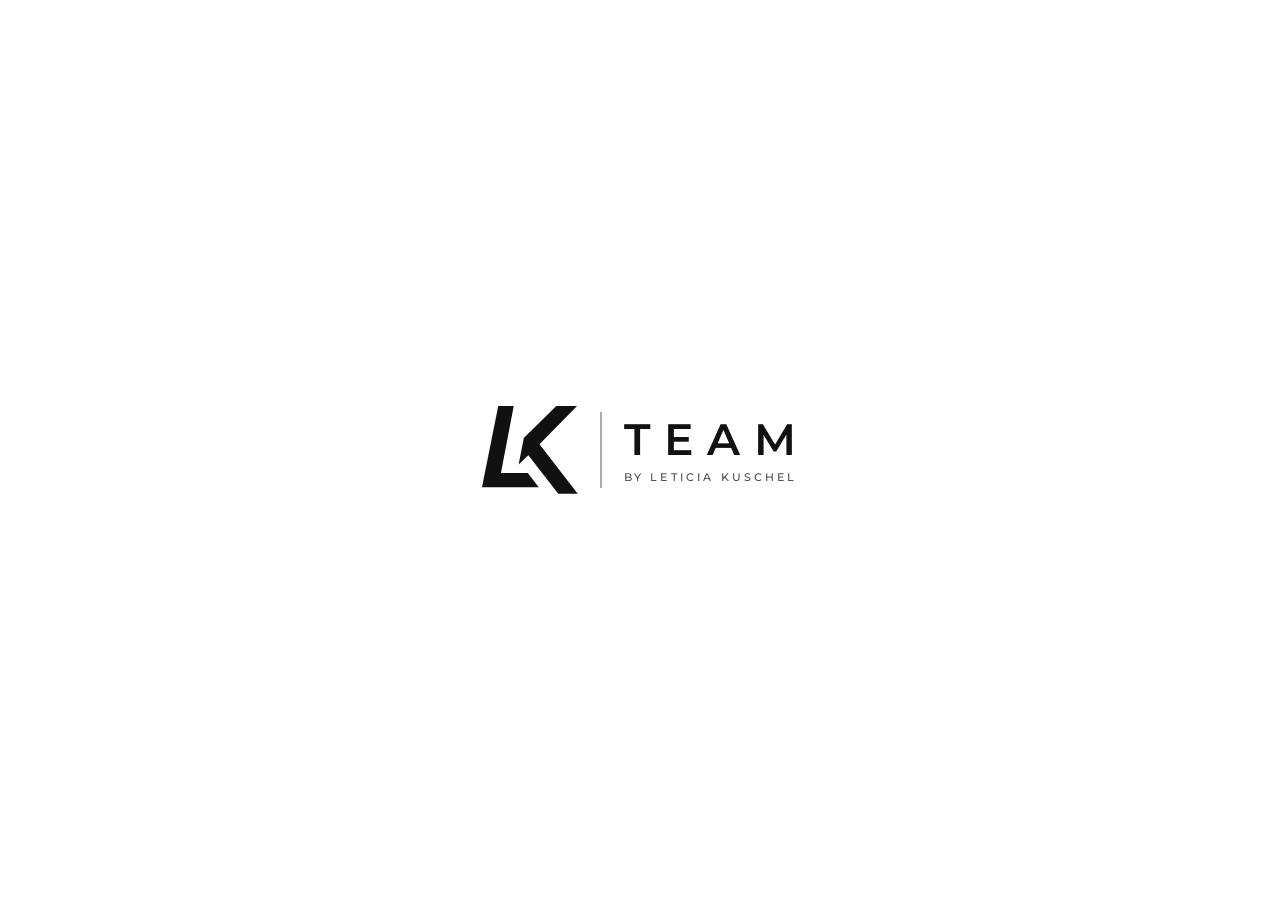
<file: assets/img/logo/logo.html>
<!doctype html>
<html lang="pt-BR">
<head>
<meta charset="utf-8">
<meta name="viewport" content="width=device-width, initial-scale=1">
<title>LK Team: logo</title>
<link rel="preconnect" href="https://fonts.googleapis.com">
<link href="https://fonts.googleapis.com/css2?family=Montserrat:wght@500;600&display=swap" rel="stylesheet">
<style>
  /* Fonte das versões da logo. Uso: logo.html?v=horizontal|centralizada&cor=preto|branco&fundo=transparente|claro|roxo */
  * { box-sizing: border-box; }
  html, body { margin: 0; background: transparent; font-family: Montserrat, sans-serif; }
  body.claro { background: #fff; }
  body.roxo { background: #381250; }
  .stage { display: flex; align-items: center; justify-content: center; width: 100vw; height: 100vh; }
  .logo { color: #111; }
  .logo.branco { color: #fff; }
  svg.lk { display: block; }

  /* Horizontal: LK | TEAM / BY LETICIA KUSCHEL */
  .h { display: flex; align-items: center; gap: 22px; }
  .h svg.lk { height: 88px; }
  .h .div { width: 1.5px; height: 76px; background: currentColor; opacity: .35; }
  .h .txt { display: flex; flex-direction: column; align-items: flex-start; }
  .h .word { font-weight: 600; font-size: 44px; line-height: 1; letter-spacing: .32em; margin-right: -.32em; }
  .h .sig { font-weight: 500; font-size: 10.5px; letter-spacing: .3em; margin-top: 10px; opacity: .75; white-space: nowrap; }

  /* Centralizada: LK / TEAM / BY LETICIA KUSCHEL */
  .c { display: flex; flex-direction: column; align-items: center; }
  .c svg.lk { height: 96px; }
  .c .word { font-weight: 600; font-size: 30px; line-height: 1; letter-spacing: .5em; margin: 18px -.5em 0 0; }
  .c .sig { font-weight: 500; font-size: 10.5px; letter-spacing: .32em; margin: 10px -.32em 0 0; opacity: .75; white-space: nowrap; }
</style>
</head>
<body>
<div class="stage">
  <div class="logo h" id="horizontal" aria-label="LK Team by Leticia Kuschel">
    <svg class="lk" viewBox="0 0 266 244" fill="currentColor" aria-hidden="true"><path d="M45 0H88L52.5 186H127L157.5 225.5H0Z"/><path d="M206 0H263.5L159.5 106L265.5 243.5H211.5L128.5 136.5L101.5 162.5L116 89Z"/></svg>
    <span class="div"></span>
    <span class="txt"><span class="word">TEAM</span><span class="sig">BY LETICIA KUSCHEL</span></span>
  </div>
  <div class="logo c" id="centralizada" aria-label="LK Team by Leticia Kuschel">
    <svg class="lk" viewBox="0 0 266 244" fill="currentColor" aria-hidden="true"><path d="M45 0H88L52.5 186H127L157.5 225.5H0Z"/><path d="M206 0H263.5L159.5 106L265.5 243.5H211.5L128.5 136.5L101.5 162.5L116 89Z"/></svg>
    <span class="word">TEAM</span>
    <span class="sig">BY LETICIA KUSCHEL</span>
  </div>
</div>
<script>
  const q = new URLSearchParams(location.search);
  const v = q.get('v') || 'horizontal';
  document.getElementById(v === 'horizontal' ? 'centralizada' : 'horizontal').remove();
  if (q.get('cor') === 'branco') document.querySelector('.logo').classList.add('branco');
  const fundo = q.get('fundo');
  if (fundo === 'claro' || fundo === 'roxo') document.body.classList.add(fundo);
</script>
</body>
</html>
</file>
<file: assets/css/style.css>
/* LK Team: estilo escuro com vidro (glassmorphism), roxo da marca e detalhes em rosa */
:root {
  --bg: #0c0611;
  --bg-2: #140a1c;
  --roxo: #381250;
  --roxo-2: #5b1f86;
  --rosa: #ff4fa3;
  --rosa-claro: #ff8cc6;
  --rosa-hover: #ffc2e0;
  --txt: #f6f1f8;
  --txt-2: #b9aec2;
  --txt-3: #8a7d95;
  --glass: rgba(255, 255, 255, .03);
  --glass-2: rgba(255, 255, 255, .06);
  --line: rgba(255, 255, 255, .1);
  --line-2: rgba(255, 255, 255, .2);
  --ease: cubic-bezier(.4, 0, .2, 1);
  --ease-out: cubic-bezier(.16, 1, .3, 1); /* equivalente ao power4.out */
  --serif: Sora, system-ui, sans-serif; /* títulos */
  --script: "Authentic Signature", cursive; /* palavra de destaque escrita à mão */
  --sans: Inter, system-ui, sans-serif;
  --r-lg: 32px;
  --r-md: 24px;
  --r-sm: 16px;
}

@font-face { font-family: "Authentic Signature"; src: url("../fonts/AuthenticSignature.otf") format("opentype"); font-display: swap; }

* { box-sizing: border-box; }
html { scroll-behavior: smooth; scroll-padding-top: 84px; }
body {
  margin: 0;
  background: var(--bg);
  color: var(--txt);
  font: 400 16px/1.6 var(--sans);
  -webkit-font-smoothing: antialiased;
  overflow-x: hidden;
}
/* grade de pontos + brilho roxo de fundo */
body::before {
  content: "";
  position: fixed; inset: 0; z-index: -1; pointer-events: none;
  background:
    radial-gradient(60% 50% at 50% 0%, rgba(91, 31, 134, .45), transparent 70%),
    radial-gradient(40% 40% at 90% 60%, rgba(255, 79, 163, .08), transparent 70%),
    radial-gradient(circle, rgba(255, 255, 255, .08) 1px, transparent 1.2px) 0 0 / 32px 32px,
    var(--bg);
}
img { max-width: 100%; display: block; }
a { color: inherit; }
svg { width: 1em; height: 1em; }
h1, h2, h3 { margin: 0; }
/* palavra de destaque: escrita à mão, reta e na mesma linha do título */
h1 em, h2 em, .big-quote em {
  display: inline-block; color: var(--rosa); font-family: var(--script); font-style: normal; font-weight: 400;
  letter-spacing: 0; font-size: 1.72em; line-height: .8; vertical-align: -.04em; /* mesma linha e tamanho parecido com o título */
  margin: 0 .1em 0 .14em; /* respiro dos lados */
  text-shadow: 0 0 28px rgba(255, 79, 163, .35);
}
.hero h1 em { font-size: 1.72em; }
.hero h1 { line-height: 1.08; }
.section h2, .big-quote p { line-height: 1.14; }
.nowrap { white-space: nowrap; }

/* títulos de seção centralizados em qualquer tamanho de tela */
.wrap > .eyebrow, .wrap > h2, .wrap > .lead, .wrap > .big-quote { text-align: center; }
.wrap > h2, .wrap > .lead, .wrap > .big-quote { margin-left: auto; margin-right: auto; }

.wrap { width: min(1200px, 100% - 32px); margin: 0 auto; }
.wrap.narrow { width: min(820px, 100% - 32px); }

.glass {
  background: var(--glass);
  -webkit-backdrop-filter: blur(10px);
  backdrop-filter: blur(10px);
  border: 1px solid var(--line);
}

/* ---------- botões ---------- */
.btn {
  display: inline-flex; align-items: center; justify-content: center; gap: 10px;
  padding: 15px 28px; border-radius: 999px;
  font: 600 15px/1 var(--sans); text-decoration: none; white-space: nowrap;
  transition: transform .3s var(--ease), background .3s var(--ease), border-color .3s var(--ease), box-shadow .3s var(--ease), color .3s var(--ease);
}
.btn svg { width: 18px; height: 18px; }
.btn-white { background: #fff; color: #140a1c; }
.btn-white:hover { background: var(--rosa-hover); transform: translateY(-2px); box-shadow: 0 10px 40px rgba(255, 79, 163, .35); }
.btn-ghost { border: 1px solid var(--line-2); color: var(--txt); background: rgba(255, 255, 255, .02); }
.btn-ghost:hover { border-color: var(--rosa); color: var(--rosa-hover); transform: translateY(-2px); }
.btn-sm { padding: 11px 20px; font-size: 13px; }

/* ---------- navegação ---------- */
.nav {
  position: fixed; top: 0; left: 0; right: 0; z-index: 50;
  display: flex; align-items: center; justify-content: space-between; gap: 24px;
  padding: 14px clamp(16px, 4vw, 48px);
  transition: background .3s var(--ease), border-color .3s var(--ease);
  border-bottom: 1px solid transparent;
}
.nav.scrolled {
  background: rgba(12, 6, 17, .72);
  -webkit-backdrop-filter: blur(10px); backdrop-filter: blur(10px);
  border-bottom-color: var(--line);
}
.nav-logo { display: inline-flex; align-items: center; gap: 12px; text-decoration: none; color: #fff; }
.nav-logo svg { width: 40px; height: 37px; }
.nav-logo-div { width: 1px; height: 34px; background: currentColor; opacity: .35; }
.nav-logo-txt { display: flex; flex-direction: column; font-family: Montserrat, var(--sans); line-height: 1; }
.nav-logo-txt b { font-weight: 600; font-size: 20px; letter-spacing: .32em; }
.nav-logo-txt small { font-weight: 500; font-size: 8.5px; letter-spacing: .3em; margin-top: 5px; opacity: .75; }
.nav-links { display: flex; gap: clamp(16px, 2.4vw, 36px); }
.nav-links a {
  font-size: 13px; font-weight: 500; text-transform: uppercase; letter-spacing: .18em;
  text-decoration: none; color: var(--txt-2); transition: color .3s var(--ease);
}
.nav-links a:hover { color: var(--rosa-claro); }

/* popup de convite pro Desafio 21 Dias, com contagem regressiva */
.promo-popup {
  border: none; padding: 0; background: transparent; color: var(--txt); outline: none;
  max-width: min(560px, 94vw); max-height: 92vh; max-height: 92svh;
}
.promo-popup:focus, .promo-popup:focus-visible { outline: none; }
.promo-popup::backdrop { background: rgba(8, 4, 12, .82); -webkit-backdrop-filter: blur(6px); backdrop-filter: blur(6px); }
.promo-close {
  position: absolute; top: 14px; right: 14px; z-index: 1;
  width: 36px; height: 36px; border-radius: 50%; display: grid; place-items: center;
  border: 1px solid var(--line-2); background: rgba(255, 255, 255, .06); color: #fff;
  font-size: 20px; line-height: 1; cursor: pointer;
  transition: border-color .3s var(--ease), color .3s var(--ease);
}
.promo-close:hover { border-color: var(--rosa); color: var(--rosa-claro); }
.promo-banner {
  position: relative; text-align: center; border-radius: var(--r-lg); color: var(--txt);
  overflow: hidden; /* garante que a rolagem interna não corte a borda arredondada */
  background: radial-gradient(90% 130% at 50% 0%, rgba(255, 79, 163, .28), rgba(91, 31, 134, .3) 55%, rgba(12, 6, 17, .98));
  border: 1px solid rgba(255, 79, 163, .4);
  /* brilho forte e fixo (sem animar: animar box-shadow junto com overflow:hidden + border-radius causa artefato quadrado nos cantos no Chrome) */
  box-shadow: 0 30px 70px rgba(0, 0, 0, .5), 0 0 110px rgba(255, 79, 163, .4);
}
.promo-banner-scroll {
  max-height: 92vh; max-height: 92svh; overflow-y: auto;
  padding: clamp(26px, 6vw, 40px) clamp(18px, 5vw, 36px);
}
.promo-badge {
  display: inline-block; margin: 0 0 8px; padding: 4px 12px; border-radius: 999px;
  background: rgba(255, 79, 163, .12); border: 1px solid rgba(255, 79, 163, .4);
  color: var(--rosa-claro); font: 700 10.5px/1 var(--sans); letter-spacing: .09em; text-transform: uppercase;
}
.promo-title { margin: 0 auto 6px; color: var(--txt); font: 600 clamp(1.5rem, 7.5vw, 2.1rem)/1.08 var(--serif); letter-spacing: -.04em; }
.promo-sub {
  margin: 0 auto 10px; max-width: 440px;
  font-size: clamp(13.5px, 3.6vw, 15px); line-height: 1.32; color: var(--txt); font-weight: 400;
}
.promo-benefits {
  list-style: none; margin: 0 auto 10px; padding: 0; max-width: 420px;
  display: grid; grid-template-columns: 1fr 1fr; gap: 5px 10px; text-align: left;
}
.promo-benefits li { display: flex; align-items: center; gap: 5px; font-size: 11.5px; line-height: 1.15; color: var(--txt); }
.promo-benefits svg { flex: none; width: 13px; height: 13px; color: var(--rosa-claro); }
.promo-prize {
  margin: 0 0 8px; padding: 8px 12px; border-radius: var(--r-sm); text-align: center;
  background: linear-gradient(160deg, rgba(255, 79, 163, .12), rgba(91, 31, 134, .14));
  border: 1px solid rgba(255, 79, 163, .3);
}
.promo-prize-title { margin: 5px 0 0; font-size: 10.5px; font-weight: 600; color: var(--txt-2); }
.promo-prize-row { display: flex; justify-content: center; gap: 5px; row-gap: 5px; flex-wrap: wrap; }
.promo-prize-break { display: none; flex-basis: 100%; height: 0; }
.promo-prize-chip {
  display: inline-flex; align-items: center; gap: 4px;
  padding: 4px 9px; border-radius: 999px;
  background: rgba(255, 255, 255, .07); border: 1px solid var(--line-2);
  font-size: 12.5px; font-weight: 700; color: var(--txt);
}
.promo-prize-chip-ico { font-size: 10px; }
.promo-prize-chip:first-child {
  background: linear-gradient(135deg, var(--rosa), var(--rosa-hover));
  border-color: var(--rosa-claro); color: #fff;
  box-shadow: 0 0 18px rgba(255, 79, 163, .65), 0 0 4px rgba(255, 140, 198, .8);
}
.promo-timer-label { margin: 0 0 5px; font-size: 10.5px; color: var(--txt-2); }
.promo-timer { display: flex; gap: 5px; justify-content: center; flex-wrap: wrap; margin: 0 0 10px; }
.promo-timer-block {
  min-width: 42px; padding: 6px 4px 4px;
  background: var(--glass-2); border: 1px solid var(--line);
  border-radius: var(--r-sm); text-align: center;
}
.promo-num { display: block; font: 700 16px/1 var(--serif); letter-spacing: -.02em; color: var(--txt); }
.promo-label { margin-top: 2px; display: block; font-size: 7.5px; font-weight: 500; letter-spacing: .12em; text-transform: uppercase; color: var(--txt-3); }
.promo-timer-sep { font: 600 15px/1 var(--serif); color: var(--txt-3); align-self: center; padding-bottom: 5px; }
.promo-timer-msg { display: none; margin: 0 0 12px; font: 600 14px/1.4 var(--serif); color: var(--rosa-claro); }
.promo-trust { margin: 8px 0 0; font-size: 11px; color: var(--txt-3); }
.promo-banner-scroll > .btn { padding: 11px 24px; font-size: 14px; }

/* faixa discreta: fica na página mesmo depois de fechar o popup */
.promo-strip-wrap { padding: 96px 16px 0; text-align: center; }
.promo-strip {
  display: inline-flex; flex-direction: column; align-items: center; gap: 10px;
  max-width: min(640px, 100%);
  padding: 14px 20px; border-radius: 28px;
  background: linear-gradient(135deg, rgba(255, 79, 163, .14), rgba(91, 31, 134, .18));
  border: 1px solid rgba(255, 79, 163, .35);
  text-decoration: none; color: var(--txt);
  transition: transform .3s var(--ease), box-shadow .3s var(--ease), border-color .3s var(--ease);
}
.promo-strip:hover { transform: translateY(-2px); box-shadow: 0 10px 36px rgba(255, 79, 163, .28); border-color: rgba(255, 79, 163, .55); }
.promo-strip-info { display: flex; align-items: center; justify-content: center; gap: 10px; flex-wrap: wrap; }
.promo-strip-text { font-size: 13.5px; font-weight: 600; line-height: 1; }
.promo-strip-timer { font: 700 13px/1 var(--serif); color: var(--rosa-claro); }
.promo-strip-cta {
  display: inline-flex; align-items: center; gap: 6px;
  padding: 8px 18px; border-radius: 999px;
  background: #fff; color: #140a1c;
  font-size: 12.5px; font-weight: 700;
  text-transform: uppercase; letter-spacing: .08em;
  transition: background .3s var(--ease), transform .3s var(--ease);
}
.promo-strip:hover .promo-strip-cta { background: var(--rosa-hover); transform: translateY(-1px); }
.promo-strip-cta svg { width: 13px; height: 13px; }

/* ---------- hero ---------- */
.hero { padding: 48px 0 40px; position: relative; }
.hero-head { text-align: center; width: min(920px, 100% - 32px); margin: 0 auto; }
.live-pill {
  display: inline-flex; align-items: center; gap: 10px;
  padding: 8px 16px; border-radius: 999px; border: 1px solid var(--line);
  background: var(--glass); -webkit-backdrop-filter: blur(10px); backdrop-filter: blur(10px);
  font-size: 12px; color: #fff;
}
.live-pill b { font-size: 11px; letter-spacing: .2em; color: #4ade80; }
.live-dot { display: inline-block; width: 8px; height: 8px; border-radius: 50%; background: #4ade80; animation: breathe 2s var(--ease) infinite; }
@keyframes breathe { 0%, 100% { opacity: 1; box-shadow: 0 0 0 0 rgba(74, 222, 128, .5); } 50% { opacity: .55; box-shadow: 0 0 0 6px rgba(74, 222, 128, 0); } }
.hero h1 {
  font: 600 clamp(2.5rem, 6.8vw, 5.4rem)/1.04 var(--serif);
  letter-spacing: -.045em; margin: 26px 0 22px;
}
.hero-sub { font-size: clamp(16px, 1.8vw, 19px); color: var(--txt-2); max-width: 640px; margin: 0 auto; font-weight: 300; }
.cta-row { display: flex; gap: 14px; justify-content: center; flex-wrap: wrap; margin-top: 34px; }

/* rede de conexões */
.network { position: relative; width: min(1200px, 100% - 32px); height: 640px; margin: 64px auto 0; }
.network-lines { position: absolute; inset: 0; width: 100%; height: 100%; overflow: visible; pointer-events: none; }
.node-line { fill: none; stroke-width: 2.5; animation: pulsing-branch 3.2s var(--ease) infinite; }
.node-line.flow { stroke: var(--rosa-claro); stroke-width: 1.5; stroke-dasharray: 5 15; opacity: .55; animation: flow 1.6s linear infinite; }
@keyframes pulsing-branch { 0%, 100% { opacity: .4; } 50% { opacity: .7; } }
@keyframes flow { to { stroke-dashoffset: -40; } }

.node {
  position: absolute; left: 50%; top: 150px; transform: translateX(-50%);
  width: min(500px, 44%); aspect-ratio: 16 / 9; min-height: 290px;
  border-radius: var(--r-lg); padding: 22px 24px 18px;
  display: flex; flex-direction: column;
  box-shadow: 0 0 100px rgba(255, 79, 163, .2), inset 0 1px 0 rgba(255, 255, 255, .06);
  background: linear-gradient(160deg, rgba(91, 31, 134, .35), rgba(255, 255, 255, .03));
  z-index: 2;
}
.chat-head { display: flex; align-items: center; gap: 12px; padding-bottom: 14px; border-bottom: 1px solid var(--line); }
.chat-head img { width: 40px; height: 40px; border-radius: 50%; object-fit: cover; object-position: top; }
.chat-head b { display: block; font-size: 14px; font-weight: 600; }
.chat-head span { font-size: 14px; color: #4ade80; display: inline-flex; align-items: center; gap: 6px; }
.chat-head .live-dot { width: 6px; height: 6px; }
.chat { display: flex; flex-direction: column; gap: 8px; padding: 14px 0 6px; flex: 1; }
.msg { margin: 0; max-width: 82%; padding: 9px 14px; border-radius: 16px; font-size: 16px; line-height: 1.45; }
.msg.me { align-self: flex-end; background: rgba(255, 255, 255, .08); border-bottom-right-radius: 4px; }
.msg.her { align-self: flex-start; background: linear-gradient(135deg, rgba(255, 79, 163, .9), rgba(214, 51, 140, .9)); color: #fff; border-bottom-left-radius: 4px; }
.node-note { margin: 6px 0 0; font-size: 14px; color: var(--txt-3); }

.sat {
  position: absolute; top: var(--y); margin: 0; z-index: 3;
  border-radius: 20px; overflow: hidden;
  transition: transform .5s var(--ease), box-shadow .5s var(--ease), border-color .5s var(--ease);
  will-change: transform;
}
.sat[data-side="l"] { left: var(--x); }
.sat[data-side="r"] { right: var(--x); }
.sat:hover { box-shadow: 0 0 60px rgba(255, 79, 163, .3); border-color: rgba(255, 79, 163, .4); }
.sat img { transition: transform .7s var(--ease); }
.sat:hover img { transform: scale(1.05); }
.sat-photo { width: 200px; }
.sat-photo img { width: 100%; aspect-ratio: 4 / 5; object-fit: cover; object-position: top; }
.sat-photo figcaption { position: absolute; left: 0; right: 0; bottom: 0; padding: 30px 14px 12px; background: linear-gradient(transparent, rgba(12, 6, 17, .9)); }
.sat-photo figcaption b { display: block; font: 600 16px/1.2 var(--serif); letter-spacing: -.02em; }
.sat-photo figcaption span { font-size: 11px; letter-spacing: .3em; text-transform: uppercase; color: var(--rosa-claro); }
.sat-result { width: 220px; }
.sat-result img { width: 100%; aspect-ratio: 1.13; object-fit: cover; }
.sat-mini { width: 250px; display: flex; gap: 12px; align-items: center; padding: 14px 16px; }
.sat-mini b { display: block; font-size: 14px; font-weight: 600; }
.sat-mini span:not(.ico) { font-size: 14px; color: var(--txt-2); line-height: 1.35; display: block; }

/* ---------- seções ---------- */
.section { padding: clamp(80px, 11vw, 140px) 0 0; }
.eyebrow { margin: 0 0 16px; font-size: 13px; font-weight: 500; letter-spacing: .32em; text-transform: uppercase; color: var(--rosa); }
.section h2 { font: 600 clamp(1.9rem, 4.3vw, 3.3rem)/1.2 var(--serif); letter-spacing: -.04em; max-width: 860px; }
.lead { color: var(--txt-2); font-size: 17px; max-width: 700px; margin: 22px 0 0; font-weight: 300; }

.ico {
  flex: none; display: inline-grid; place-items: center;
  width: 48px; height: 48px; border-radius: 14px;
  background: rgba(255, 79, 163, .1); color: var(--rosa-claro);
  transition: transform .4s var(--ease);
}
.ico svg { width: 22px; height: 22px; }
.sat-mini .ico { width: 40px; height: 40px; border-radius: 12px; }

.grid-4, .grid-3 { display: grid; gap: 16px; margin-top: 48px; }
.grid-4 { grid-template-columns: repeat(4, 1fr); }
.grid-3 { grid-template-columns: repeat(3, 1fr); }
.card { border-radius: var(--r-md); padding: 28px; transition: border-color .4s var(--ease), background .4s var(--ease), transform .4s var(--ease); }
.card:hover { border-color: rgba(255, 79, 163, .35); background: var(--glass-2); }
.card:hover .ico { transform: scale(1.1); }
.card h3 { font-size: 20px; font-weight: 700; margin: 22px 0 8px; line-height: 1.25; }
.card p { margin: 0; font-size: 16px; line-height: 1.5; color: var(--txt-2); }

/* equipe */
.team { display: grid; grid-template-columns: 1fr 1fr; gap: 24px; margin-top: 52px; }
.member { border-radius: var(--r-lg); overflow: hidden; border: 1px solid var(--line); background: var(--glass); }
.member-img { overflow: hidden; aspect-ratio: 4 / 5; }
.member-img img { width: 100%; height: 100%; object-fit: cover; object-position: top; transition: transform .9s var(--ease); }
.member:hover .member-img img { transform: scale(1.03); }
.member-cap { padding: 28px 30px 32px; }
.member-cap h3 { font: 600 clamp(26px, 2.8vw, 34px)/1.1 var(--serif); letter-spacing: -.035em; }
.role { margin: 10px 0 16px; font-size: 13px; font-weight: 300; letter-spacing: .34em; text-transform: uppercase; color: var(--rosa-claro); }
.member-cap > p:not(.role) { color: var(--txt-2); margin: 0; font-size: 17px; line-height: 1.5; }
.creds { list-style: none; padding: 0; margin: 20px 0 0; display: grid; gap: 6px; font-size: 14px; color: var(--txt-3); }
.creds li::before { content: ""; display: inline-block; width: 6px; height: 6px; border-radius: 50%; background: var(--rosa); margin-right: 10px; vertical-align: middle; }
.creds a { color: var(--txt); text-decoration: none; border-bottom: 1px solid rgba(255, 79, 163, .5); }

/* suporte */
.big-quote { margin: 0; max-width: 900px; }
.big-quote p { margin: 0; font: 500 clamp(1.9rem, 4.3vw, 3.3rem)/1.18 var(--serif); letter-spacing: -.035em; }
.big-quote em { color: var(--rosa); }
.big-quote cite { display: block; margin-top: 18px; font-style: normal; font-size: 11px; letter-spacing: .32em; text-transform: uppercase; color: var(--txt-3); }

/* passos */
.steps { list-style: none; padding: 0; margin: 48px 0 0; display: grid; grid-template-columns: repeat(4, 1fr); gap: 16px; counter-reset: s; }
.step { border-radius: var(--r-md); padding: 28px; position: relative; }
.step-n { font: 600 44px/1 var(--serif); letter-spacing: -.03em; color: transparent; -webkit-text-stroke: 1px rgba(255, 140, 198, .6); }
.step h3 { font-size: 19px; font-weight: 700; margin: 18px 0 8px; }
.step p { margin: 0; font-size: 16px; line-height: 1.5; color: var(--txt-2); }

/* resultados */
.gallery { display: grid; grid-template-columns: repeat(3, 1fr); gap: 16px; margin-top: 48px; }
.shot {
  position: relative; display: block; width: 100%; aspect-ratio: 1.13; padding: 0; border: 1px solid var(--line);
  border-radius: 20px; overflow: hidden; background: none; cursor: zoom-in;
  transition: border-color .4s var(--ease), box-shadow .4s var(--ease);
}
.shot img { position: absolute; inset: 0; width: 100%; height: 100%; object-fit: cover; object-position: top; transition: transform .7s var(--ease); }
.shot-cta {
  border-radius: 20px; padding: 24px; display: flex; flex-direction: column; align-items: center; justify-content: center; text-align: center; gap: 16px;
  background: radial-gradient(90% 90% at 50% 0%, rgba(255, 79, 163, .16), rgba(91, 31, 134, .18) 60%, rgba(255, 255, 255, .02));
}
.shot-cta-lk { width: 44px; height: 40px; color: var(--rosa); }
.shot-cta p { margin: 0; font: 600 20px/1.3 var(--serif); letter-spacing: -.03em; max-width: 260px; }
.shot:hover { border-color: rgba(255, 79, 163, .45); box-shadow: 0 0 60px rgba(255, 79, 163, .2); }
.shot:hover img { transform: scale(1.03); }

/* feedbacks */
.quotes { display: grid; grid-template-columns: repeat(4, 1fr); gap: 16px; margin-top: 48px; }
.quote { margin: 0; border-radius: var(--r-md); padding: 26px; display: flex; flex-direction: column; }
.stars { display: flex; gap: 4px; color: var(--rosa); }
.stars svg { width: 15px; height: 15px; }
.quote blockquote { margin: 16px 0 18px; font: 400 16px/1.55 var(--serif); letter-spacing: -.01em; flex: 1; }
.quote figcaption { font-size: 10px; letter-spacing: .3em; text-transform: uppercase; color: var(--txt-3); }
.prints { display: grid; grid-template-columns: 1fr 1fr; gap: 16px; margin-top: 16px; }
.print { margin: 0; border-radius: var(--r-md); padding: 16px; display: flex; gap: 20px; align-items: center; }
.print img { width: 46%; max-height: 380px; object-fit: cover; object-position: top; border-radius: 14px; }
.print figcaption { font: 600 18px/1.4 var(--serif); letter-spacing: -.025em; }

/* para quem é */
.checklist { list-style: none; padding: 0; margin: 40px 0 0; display: grid; gap: 12px; }
.checklist li { display: flex; gap: 16px; align-items: flex-start; padding: 18px 22px; border-radius: var(--r-sm); border: 1px solid var(--line); background: var(--glass); font-size: 16px; }
.checklist svg { flex: none; width: 22px; height: 22px; color: var(--rosa); margin-top: 1px; }
.honest { margin: 22px 0 0; font-size: 16px; color: var(--txt-3); padding-left: 22px; border-left: 2px solid rgba(255, 79, 163, .5); }

/* planos */
.included { list-style: none; padding: 0; margin: 36px 0 0; display: flex; flex-wrap: wrap; gap: 10px; }
.included li { display: inline-flex; align-items: center; gap: 10px; padding: 10px 16px; border-radius: 999px; border: 1px solid var(--line); background: var(--glass); font-size: 14px; color: var(--txt-2); }
.included svg { width: 16px; height: 16px; color: var(--rosa-claro); }
.pricing { display: grid; grid-template-columns: repeat(4, 1fr); gap: 16px; margin-top: 32px; align-items: stretch; }
.plan { border-radius: var(--r-md); padding: 32px 26px 26px; display: flex; flex-direction: column; position: relative; transition: transform .4s var(--ease), border-color .4s var(--ease); }
.plan:hover { transform: translateY(-4px); border-color: var(--line-2); }
.plan h3 { font-size: 12px; font-weight: 600; letter-spacing: .3em; text-transform: uppercase; color: var(--txt-2); }
.price { margin: 18px 0 6px; font-size: 48px; font-weight: 700; line-height: 1; letter-spacing: -.02em; }
.price small { font-size: 18px; font-weight: 500; margin-right: 4px; vertical-align: 22px; }
.price span { font-size: 24px; }
.price em { font-style: normal; font-size: 14px; font-weight: 400; color: var(--txt-3); margin-left: 4px; }
.save { margin: 0 0 26px; font-size: 15px; color: var(--txt-2); flex: 1; }
.plan .btn { width: 100%; }
/* botão do plano em destaque: rosa com brilho pulsando */
.plan.featured .btn {
  background: linear-gradient(135deg, #ff5fae, #e0338a); color: #fff;
  animation: glow 2.4s var(--ease) infinite;
}
.plan.featured .btn:hover { background: linear-gradient(135deg, #ff7cbd, #ff4fa3); }
@keyframes glow {
  0%, 100% { box-shadow: 0 0 0 1px rgba(255, 140, 198, .5), 0 0 24px rgba(255, 79, 163, .45), 0 0 60px rgba(255, 79, 163, .2); }
  50% { box-shadow: 0 0 0 1px rgba(255, 194, 224, .8), 0 0 40px rgba(255, 79, 163, .8), 0 0 90px rgba(255, 79, 163, .4); }
}
.plan.featured {
  border-color: rgba(255, 79, 163, .45);
  background: linear-gradient(170deg, rgba(255, 79, 163, .12), rgba(91, 31, 134, .18));
  box-shadow: 0 0 80px rgba(255, 79, 163, .15);
}
.plan.featured h3 { color: var(--rosa-claro); }
.plan.featured .save { color: var(--rosa-hover); font-weight: 500; }
.badge {
  position: absolute; top: -12px; left: 50%; transform: translateX(-50%);
  padding: 5px 14px; border-radius: 999px; background: var(--rosa); color: #fff;
  font-size: 10px; font-weight: 700; letter-spacing: .2em; text-transform: uppercase; white-space: nowrap;
}
.pay { margin: 22px 0 0; text-align: center; font-size: 16px; color: var(--txt-3); }

/* dúvidas */
.faq { display: grid; gap: 10px; margin-top: 40px; }
.faq details { border-radius: var(--r-sm); padding: 0 22px; transition: border-color .3s var(--ease); }
.faq details[open] { border-color: rgba(255, 79, 163, .35); }
.faq summary { list-style: none; cursor: pointer; padding: 20px 30px 20px 0; font-weight: 600; position: relative; }
.faq summary::-webkit-details-marker { display: none; }
.faq summary::after { content: "+"; position: absolute; right: 0; top: 50%; transform: translateY(-50%); font: 300 24px/1 var(--sans); color: var(--rosa); transition: transform .3s var(--ease); }
.faq details[open] summary::after { transform: translateY(-50%) rotate(45deg); }
.faq details p { margin: 0 0 20px; color: var(--txt-2); font-size: 16px; }

/* CTA final */
.final-box {
  text-align: center; border-radius: 48px; padding: clamp(48px, 8vw, 88px) clamp(20px, 6vw, 72px);
  background: radial-gradient(80% 80% at 50% 0%, rgba(255, 79, 163, .18), rgba(91, 31, 134, .2) 50%, rgba(255, 255, 255, .02));
  box-shadow: 0 0 100px rgba(255, 79, 163, .2);
}
.final-lk { width: 64px; height: 59px; color: var(--rosa); margin: 0 auto 26px; display: block; }
.final h2 { margin: 0 auto; }
.final p { color: var(--txt-2); max-width: 520px; margin: 18px auto 32px; font-size: 17px; font-weight: 300; }

/* rodapé */
.footer { margin-top: clamp(80px, 11vw, 140px); border-top: 1px solid var(--line); padding: 56px 0 28px; }
.footer-grid { display: grid; grid-template-columns: 1.5fr 1fr 1.2fr 1.2fr; gap: 32px; }
.footer-brand p { color: var(--txt-2); font-size: 15px; margin: 18px 0; max-width: 280px; }
.footer h4 { margin: 0 0 16px; font-size: 11px; font-weight: 500; letter-spacing: .3em; text-transform: uppercase; color: var(--rosa); }
.footer-grid > div > a:not(.nav-logo) { display: block; text-decoration: none; color: var(--txt-2); font-size: 15px; margin-bottom: 10px; transition: color .3s var(--ease); word-break: break-word; }
.footer-grid > div > a:hover { color: var(--rosa-claro); }
.footer-grid > div > p { margin: 0 0 14px; font-size: 15px; }
.footer-grid > div > p span { color: var(--txt-3); font-size: 14px; }
.socials { display: flex; gap: 10px; }
.socials a { display: grid; place-items: center; width: 42px; height: 42px; border-radius: 50%; border: 1px solid var(--line-2); color: var(--txt); transition: border-color .3s var(--ease), color .3s var(--ease); }
.socials a:hover { border-color: var(--rosa); color: var(--rosa-claro); }
.socials svg { width: 18px; height: 18px; }
.copy { text-align: center; margin: 48px 0 0; font-size: 13px; color: var(--txt-3); }

/* botão flutuante do WhatsApp */
.wa-float {
  position: fixed; right: 20px; bottom: 20px; z-index: 60;
  width: 58px; height: 58px; border-radius: 50%; display: grid; place-items: center;
  background: #25d366; color: #fff; box-shadow: 0 10px 30px rgba(37, 211, 102, .35);
  transition: transform .3s var(--ease);
}
.wa-float:hover { transform: scale(1.08); }
.wa-float svg { width: 30px; height: 30px; }

/* balãozinho de mensagem perto do botão de WhatsApp, simulando chat do WhatsApp */
.wa-bubble {
  position: fixed; right: 86px; bottom: 24px; z-index: 59;
  display: flex; flex-direction: column; align-items: flex-end; gap: 6px;
  max-width: 210px;
}
.wa-msg {
  position: relative; padding: 10px 14px; border-radius: 14px;
  background: #fff; color: #140a1c;
  font: 500 14px/1.4 var(--sans);
  box-shadow: 0 10px 24px rgba(0, 0, 0, .28);
  opacity: 0; transform: translateY(8px) scale(.92); transform-origin: bottom right;
  transition: opacity .3s var(--ease), transform .3s var(--ease);
  pointer-events: none;
}
.wa-msg.in { opacity: 1; transform: none; pointer-events: auto; }
.wa-msg:last-child::after {
  content: ""; position: absolute; right: -6px; bottom: 12px;
  width: 0; height: 0;
  border-top: 7px solid transparent; border-bottom: 7px solid transparent;
  border-left: 7px solid #fff;
}
.wa-bubble-close {
  position: absolute; top: -8px; right: -8px; width: 20px; height: 20px;
  border-radius: 50%; background: var(--roxo-2); color: #fff;
  border: 2px solid var(--bg); font-size: 12px; line-height: 1; cursor: pointer;
  display: grid; place-items: center; padding: 0; z-index: 1;
  opacity: 0; pointer-events: none; transition: opacity .3s var(--ease);
}
.wa-bubble.show-close .wa-bubble-close {
  opacity: 1; pointer-events: auto;
}
.wa-typing { display: inline-flex; gap: 3px; align-items: center; padding: 3px 2px; }
.wa-typing i { width: 6px; height: 6px; border-radius: 50%; background: #b7b0bd; font-style: normal; animation: wa-typing-bounce 1.2s infinite; }
.wa-typing i:nth-child(2) { animation-delay: .15s; }
.wa-typing i:nth-child(3) { animation-delay: .3s; }
@keyframes wa-typing-bounce {
  0%, 60%, 100% { transform: translateY(0); opacity: .4; }
  30% { transform: translateY(-4px); opacity: 1; }
}

/* lightbox */
.lightbox { border: 0; padding: 0; background: transparent; max-width: min(92vw, 900px); max-height: 92vh; }
.lightbox::backdrop { background: rgba(8, 4, 12, .88); -webkit-backdrop-filter: blur(10px); backdrop-filter: blur(10px); }
.lightbox img { max-height: 88vh; width: auto; border-radius: 20px; }
.lb-close { position: fixed; top: 16px; right: 20px; width: 44px; height: 44px; border-radius: 50%; border: 1px solid var(--line-2); background: rgba(255, 255, 255, .06); color: #fff; font-size: 26px; line-height: 1; cursor: pointer; }

/* animação de entrada */
.js .reveal { opacity: 0; transform: translateY(28px); transition: opacity 1s var(--ease-out), transform 1.1s var(--ease-out); transition-delay: var(--d, 0s); }
.js .reveal.in { opacity: 1; transform: none; }

/* ---------- responsivo ---------- */
@media (max-width: 1080px) {
  .grid-4, .quotes, .steps, .pricing { grid-template-columns: repeat(2, 1fr); }
  .footer-grid { grid-template-columns: 1fr 1fr; }
  .sat-mini { display: none; }
}
@media (max-width: 900px) {
  .nav-links { display: none; }
  .network { height: auto; margin-top: 48px; }
  .network-lines, .sat { display: none; }
  .node { position: relative; left: auto; top: auto; transform: none; width: 100%; max-width: 500px; margin: 0 auto; aspect-ratio: auto; }
  .grid-3 { grid-template-columns: 1fr 1fr; }
  .prints { grid-template-columns: 1fr; }
  .gallery { grid-template-columns: 1fr 1fr; }
}
@media (max-width: 640px) {
  .promo-banner-scroll { padding: 24px 18px; }
  .promo-close { top: 10px; right: 10px; width: 32px; height: 32px; }
  .promo-timer-sep { display: none; }
  .promo-prize-break { display: block; }
  .promo-strip-wrap { padding: 88px 12px 0; }
  .promo-strip { padding: 12px 18px; gap: 8px; }
  .promo-strip-text { font-size: 12.5px; }
  .hero { padding-top: 28px; }
  .nav .btn-sm { padding: 10px 14px; font-size: 12px; }
  .nav-logo svg { width: 34px; height: 31px; }
  .nav-logo-txt b { font-size: 17px; }
  .grid-4, .grid-3, .quotes, .steps, .pricing, .team, .gallery { grid-template-columns: 1fr; }
  .shot-cta { aspect-ratio: auto; padding: 32px 24px; }
  .pricing { gap: 24px; }
  .print { flex-direction: column; align-items: stretch; }
  .print img { width: 100%; max-height: 460px; }
  .footer-grid { grid-template-columns: 1fr; }
  .cta-row .btn { width: 100%; }
  .card, .step { padding: 24px; }
  #equipe h2 { line-height: 1.2; }
  #equipe .nowrap { display: block; margin-top: -35px; }
  #equipe .nowrap em { font-size: 5.2em; }
}
@media (prefers-reduced-motion: reduce) {
  *, *::before, *::after { animation: none !important; transition: none !important; }
  .js .reveal { opacity: 1; transform: none; }
}

/* listas de "Para quem é" e "Dúvidas": mesma margem esquerda das outras seções, largura de leitura confortável */
.checklist, .honest, .faq { max-width: 860px; }
</file>
